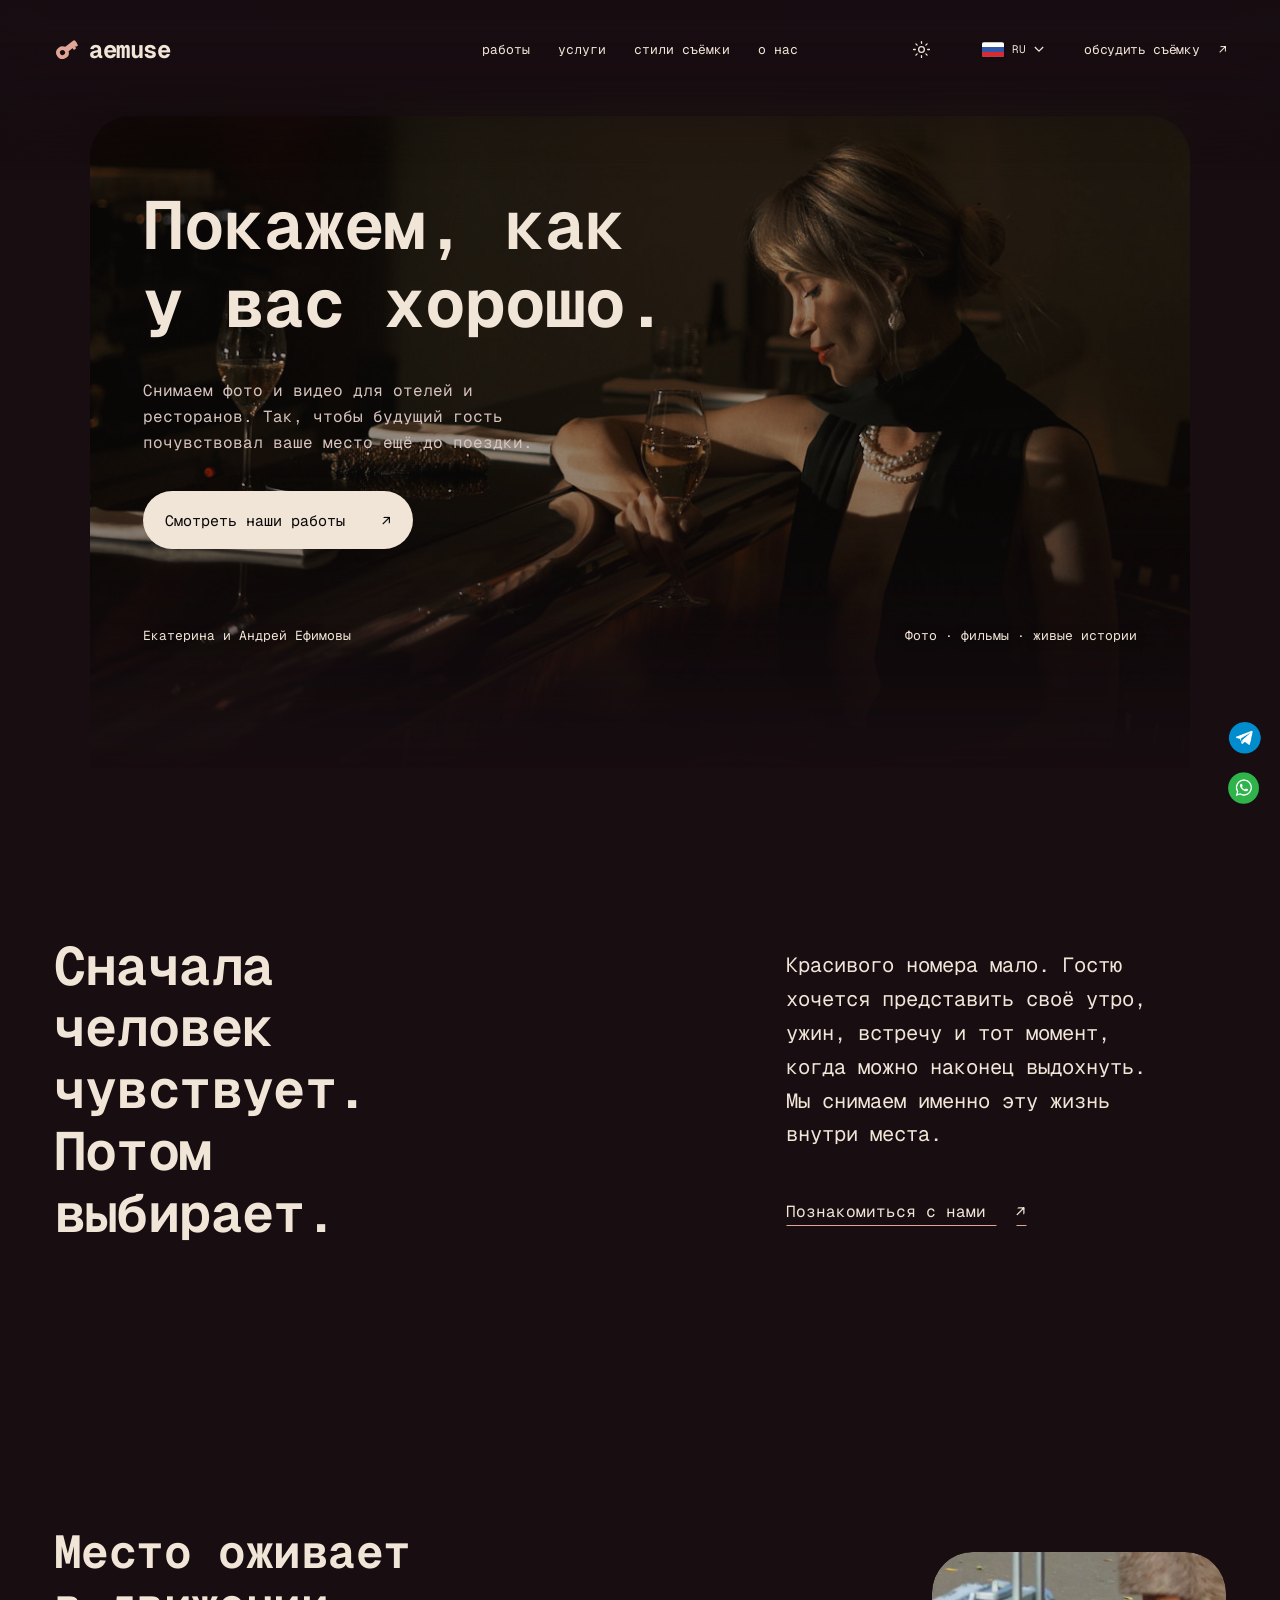
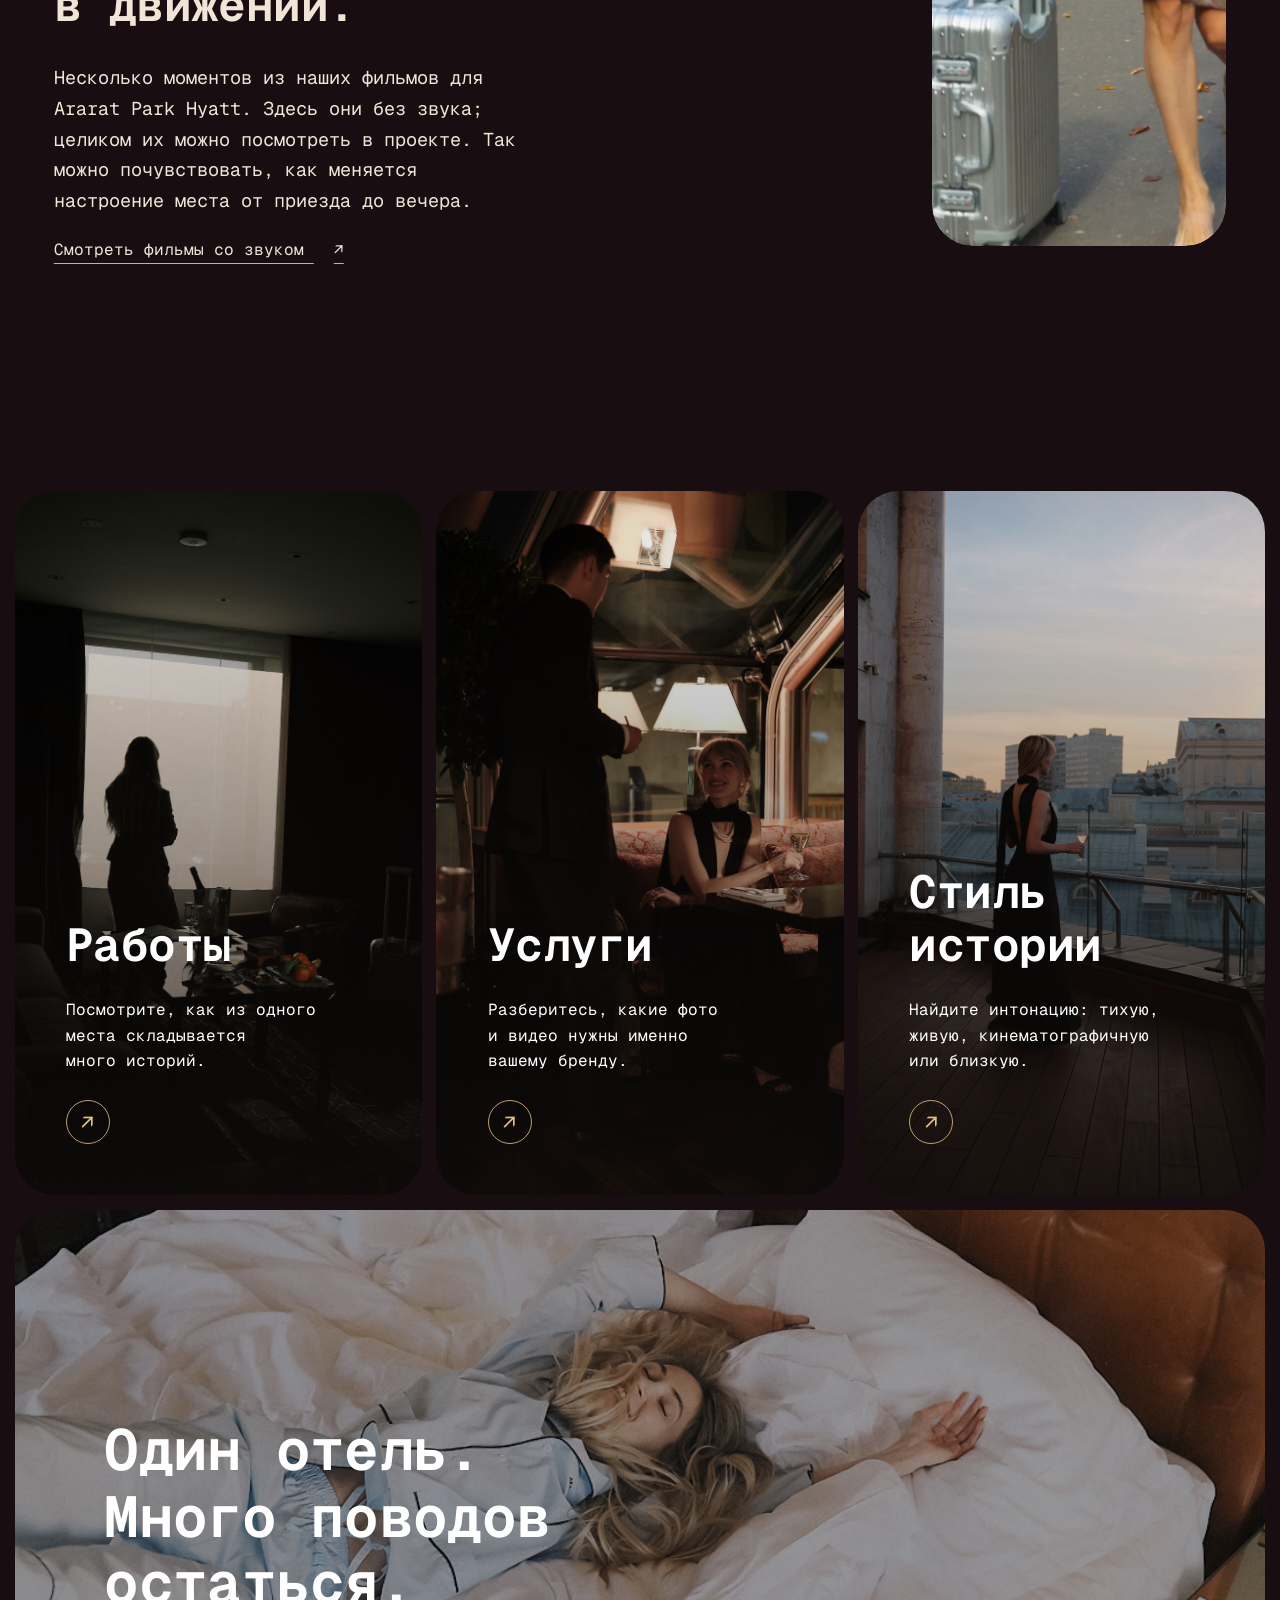
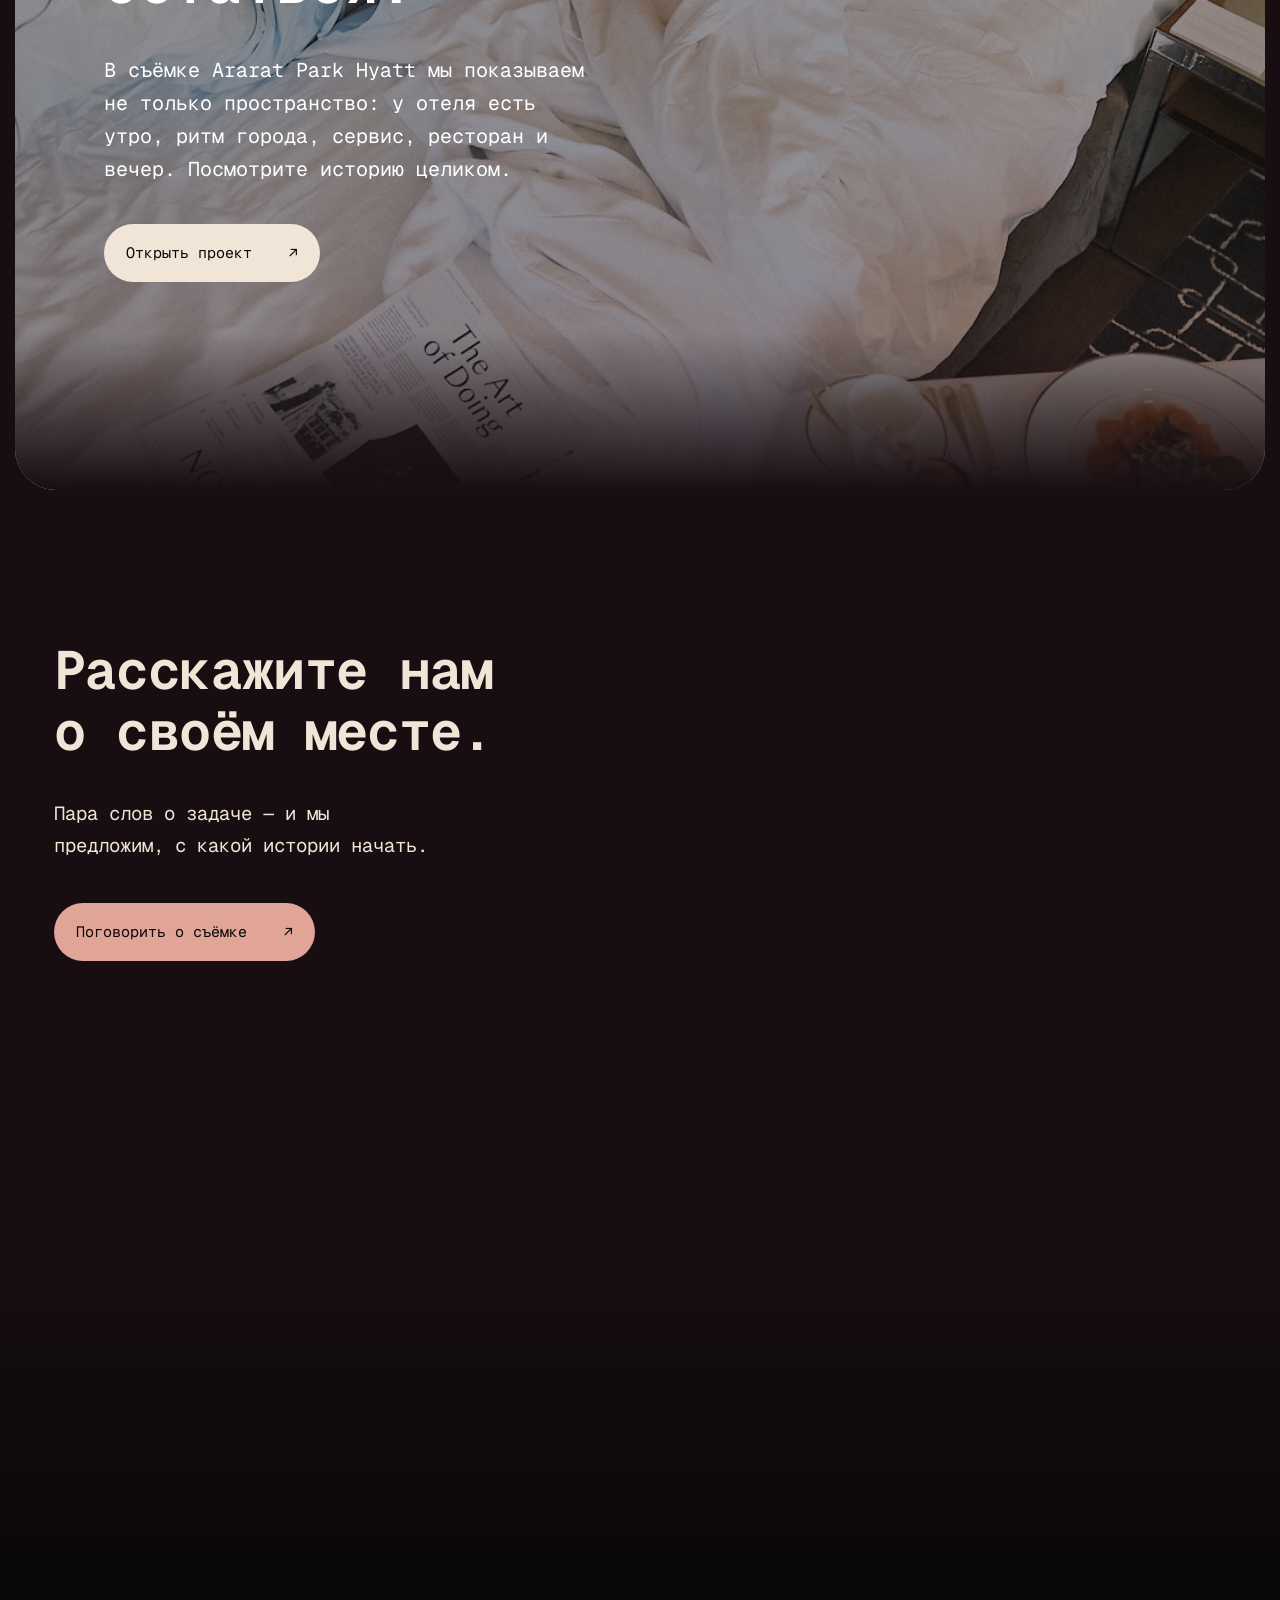
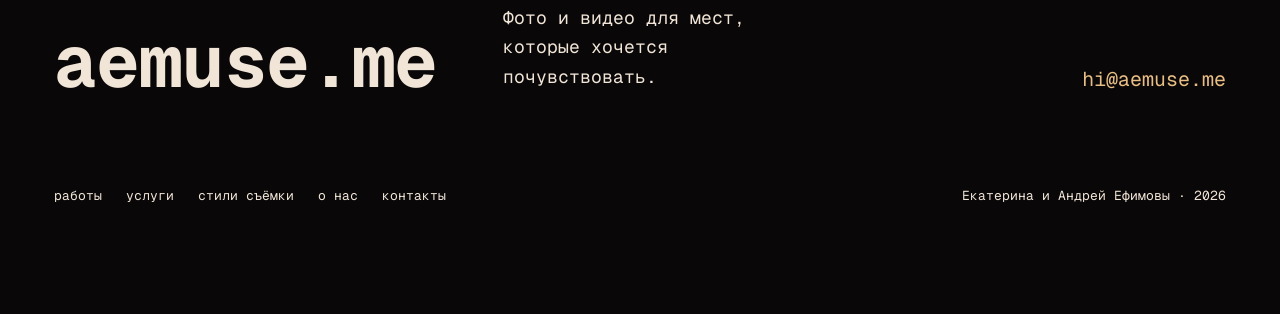
<file: index.html>
<!doctype html>
<html lang="ru">
<head>
  <meta charset="utf-8"><meta name="viewport" content="width=device-width, initial-scale=1">
  <meta name="theme-color" content="#180e12">
  <meta name="description" content="AEMUSE — фото, бренд-фильмы и живые истории для отелей и ресторанов.">
  <title>AEMUSE — фото и видео для индустрии гостеприимства</title>
  <link rel="icon" href="favicon.svg" type="image/svg+xml">
  <link rel="preload" href="fonts/geist-mono-variable.woff2" as="font" type="font/woff2" crossorigin>
  <script>try{document.documentElement.dataset.siteTheme=localStorage.getItem('aemuse-theme')==='light'?'light':'dark'}catch{document.documentElement.dataset.siteTheme='dark'}</script><link rel="stylesheet" href="style.css?v=20261027c"><link rel="stylesheet" href="multi.css?v=20261027c"><link rel="stylesheet" href="bold.css?v=20261105d"><link rel="stylesheet" href="theme.css?v=20261105c">
  <script src="script.js?v=20261105a" defer></script><script src="i18n-extra.js?v=20261105c" defer></script><script src="i18n.js?v=20261105c" defer></script>
</head>
<body data-page="home" data-header-tone="light">
  <header class="site-header" id="site-header"></header>
  <main id="top">
    <section class="hero mp-home-hero" data-tone="light" aria-labelledby="hero-title">
      <div class="hero-image"><img src="media/ararat/LEON1802.jpg" alt="Гостья в баре отеля Ararat Park Hyatt" width="1080" height="810" fetchpriority="high"></div>
      <div class="hero-shade"></div>
      <div class="hero-content"><h1 id="hero-title">Покажем, как<br><em>у вас хорошо.</em></h1><p>Снимаем фото и видео для отелей и ресторанов. Так, чтобы будущий гость почувствовал ваше место ещё до поездки.</p><a class="button button-light" href="work.html">Смотреть наши работы <span aria-hidden="true">↗</span></a></div>
      <div class="hero-bottom"><span>Екатерина и Андрей Ефимовы</span><span>Фото · фильмы · живые истории</span></div>
    </section>
    <section class="mp-home-thesis" data-tone="dark">
      <div class="mp-wrap mp-thesis-grid" data-enter><h2>Сначала человек чувствует. Потом выбирает.</h2><div><p>Красивого номера мало. Гостю хочется представить своё утро, ужин, встречу и тот момент, когда можно наконец выдохнуть. Мы снимаем именно эту жизнь внутри места.</p><a class="mp-line-link" href="about.html">Познакомиться с нами <span aria-hidden="true">↗</span></a></div></div>
    </section>
    <section class="mp-motion-preview" data-tone="dark" aria-labelledby="motion-title">
      <div class="mp-wrap mp-motion-layout"><div class="mp-motion-heading"><h2 id="motion-title">Место оживает<br>в движении.</h2><p>Несколько моментов из наших фильмов для Ararat Park Hyatt. Здесь они без звука; целиком их можно посмотреть в проекте. Так можно почувствовать, как меняется настроение места от приезда до вечера.</p><a class="mp-line-link" href="ararat.html#films">Смотреть фильмы со звуком <span aria-hidden="true">↗</span></a></div><figure class="mp-motion-frame"><img src="mux-arrival-crop.webp" alt="Приезд гостьи в отель" width="640" height="640" loading="lazy"></figure></div>
    </section>
    <section class="mp-entry-grid" data-tone="dark" aria-label="Разделы сайта">
      <a class="mp-entry mp-entry-work" href="work.html" data-enter><img src="media/ararat/LEON1042.jpg" alt="Гостья у окна отеля" width="1080" height="1440" loading="lazy"><h2>Работы</h2><p>Посмотрите, как из одного места складывается много историй.</p><span class="mp-entry-arrow" aria-hidden="true">↗</span></a>
      <a class="mp-entry mp-entry-services" href="services.html" data-enter><img src="media/ararat/LEON2028.jpg" alt="Сервис в ресторане отеля" width="1080" height="1440" loading="lazy"><h2>Услуги</h2><p>Разберитесь, какие фото и видео нужны именно вашему бренду.</p><span class="mp-entry-arrow" aria-hidden="true">↗</span></a>
      <a class="mp-entry mp-entry-styles" href="styles.html" data-enter><img src="media/ararat/LEON1353.jpg" alt="Вечер на террасе отеля" width="1080" height="1440" loading="lazy"><h2>Стиль истории</h2><p>Найдите интонацию: тихую, живую, кинематографичную или близкую.</p><span class="mp-entry-arrow" aria-hidden="true">↗</span></a>
    </section>
    <section class="mp-home-feature" data-tone="light">
      <img src="media/ararat/LEON3246.jpg" alt="Гостья в номере Ararat Park Hyatt" width="1080" height="1440" loading="lazy">
      <div data-enter><h2>Один отель.<br>Много поводов остаться.</h2><p>В съёмке Ararat Park Hyatt мы показываем не только пространство: у отеля есть утро, ритм города, сервис, ресторан и вечер. Посмотрите историю целиком.</p><a class="button button-light" href="ararat.html">Открыть проект <span aria-hidden="true">↗</span></a></div>
    </section>
    <section class="mp-home-close" data-tone="dark"><div class="mp-wrap mp-home-close-grid" data-enter><div><h2>Расскажите нам о своём месте.</h2><p>Пара слов о задаче — и мы предложим, с какой истории начать.</p><a class="button button-dark" href="contact.html">Поговорить о съёмке <span aria-hidden="true">↗</span></a></div></div></section>
  </main>
  <footer class="mp-footer" id="site-footer"></footer>
</body>
</html>
</file>
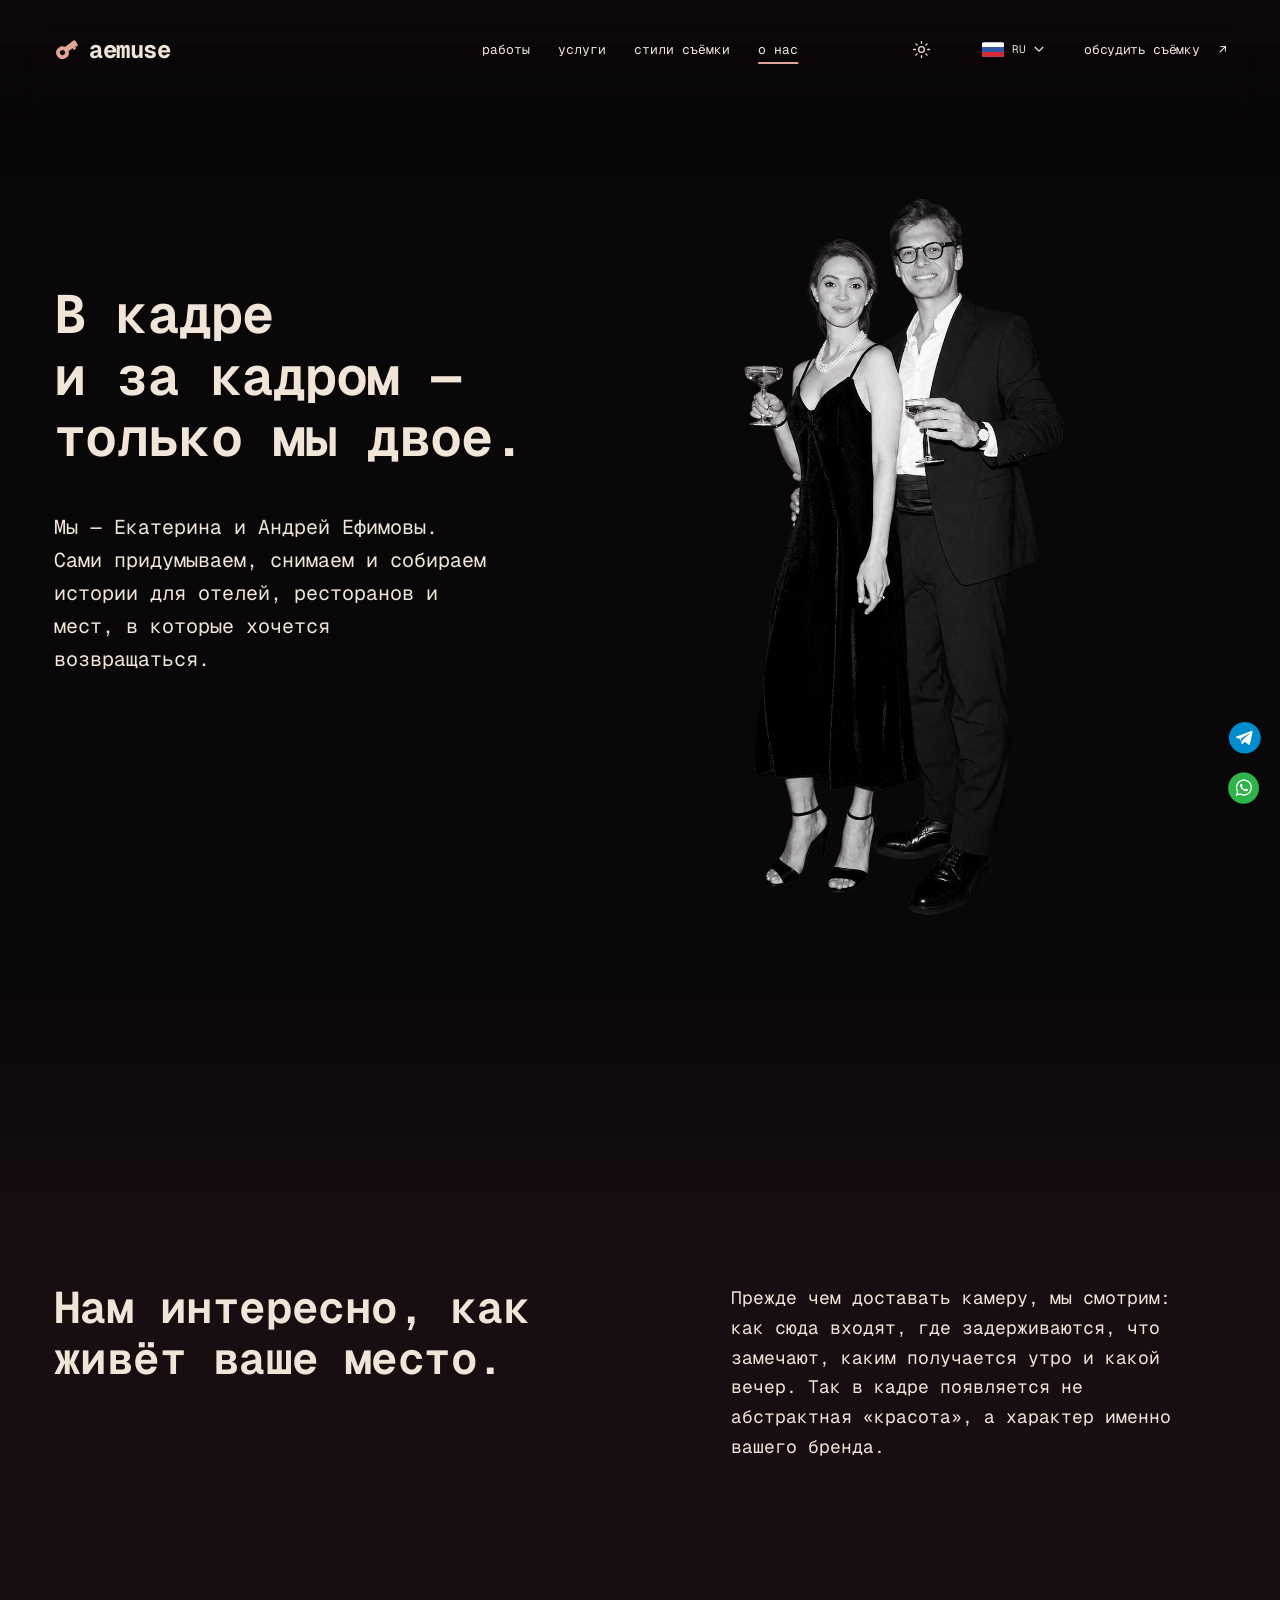
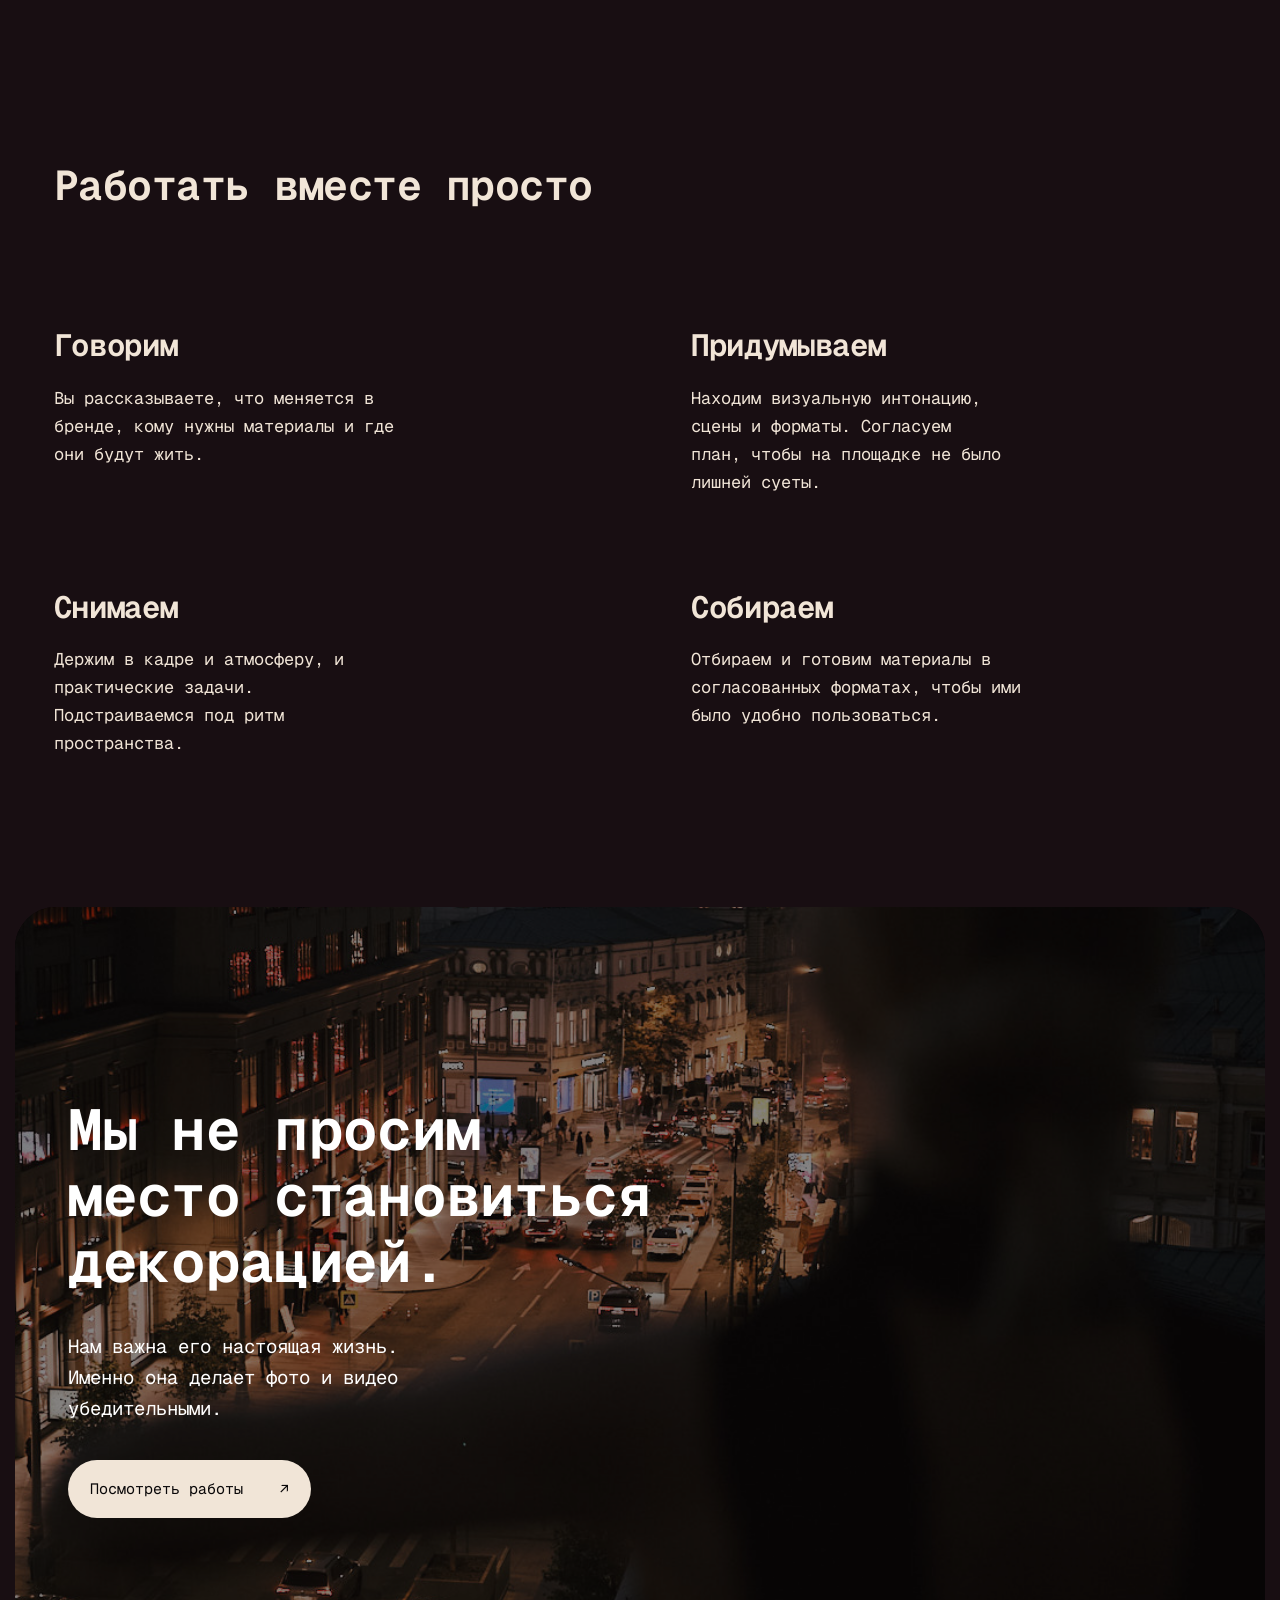
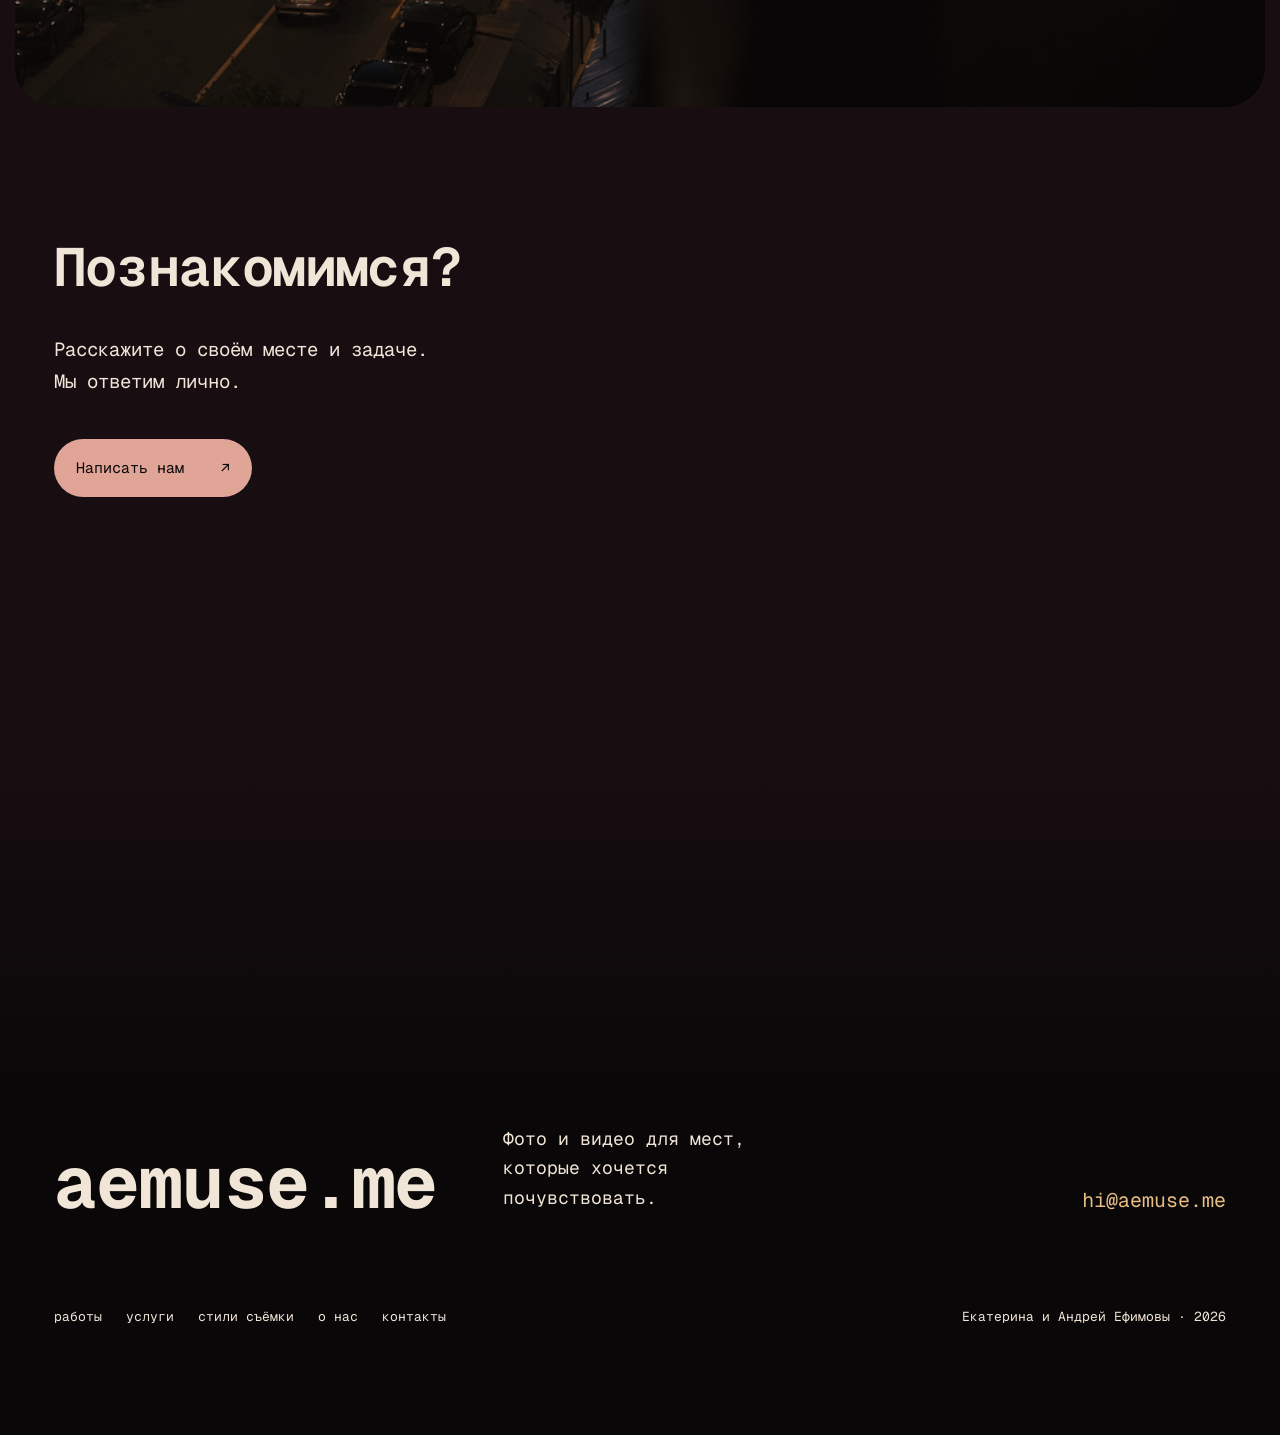
<file: about.html>
<!doctype html>
<html lang="ru">
<head>
  <meta charset="utf-8"><meta name="viewport" content="width=device-width, initial-scale=1">
  <meta name="theme-color" content="#090909"><meta name="description" content="Екатерина и Андрей Ефимовы — творческий дуэт AEMUSE.">
  <title>О нас — AEMUSE</title>
  <link rel="icon" href="favicon.svg" type="image/svg+xml">
  <script>try{document.documentElement.dataset.siteTheme=localStorage.getItem('aemuse-theme')==='light'?'light':'dark'}catch{document.documentElement.dataset.siteTheme='dark'}</script><link rel="stylesheet" href="style.css?v=20261027c"><link rel="stylesheet" href="multi.css?v=20261027c"><link rel="stylesheet" href="bold.css?v=20261105d"><link rel="stylesheet" href="theme.css?v=20261105c"><script src="script.js?v=20261105a" defer></script><script src="i18n-extra.js?v=20261105c" defer></script><script src="i18n.js?v=20261105c" defer></script>
</head>
<body data-page="about" data-header-tone="light">
  <header class="site-header" id="site-header"></header>
  <main>
    <section class="mp-about-hero" data-tone="light"><div class="mp-wrap"><div><h1>В кадре<br>и за кадром —<br>только мы двое.</h1><p>Мы — Екатерина и Андрей Ефимовы. Сами придумываем, снимаем и собираем истории для отелей, ресторанов и мест, в которые хочется возвращаться.</p></div><img src="media/aemuse-founders-cutout.png" alt="Екатерина и Андрей Ефимовы" width="1346" height="1628" fetchpriority="high"></div></section>
    <section class="mp-about-belief" data-tone="dark"><div class="mp-wrap"><h2>Нам интересно, как живёт ваше место.</h2><p>Прежде чем доставать камеру, мы смотрим: как сюда входят, где задерживаются, что замечают, каким получается утро и какой вечер. Так в кадре появляется не абстрактная «красота», а характер именно вашего бренда.</p></div></section>
    <section class="mp-about-method" data-tone="dark"><div class="mp-wrap"><h2>Работать вместе просто</h2><div class="mp-about-steps"><div><h3>Говорим</h3><p>Вы рассказываете, что меняется в бренде, кому нужны материалы и где они будут жить.</p></div><div><h3>Придумываем</h3><p>Находим визуальную интонацию, сцены и форматы. Согласуем план, чтобы на площадке не было лишней суеты.</p></div><div><h3>Снимаем</h3><p>Держим в кадре и атмосферу, и практические задачи. Подстраиваемся под ритм пространства.</p></div><div><h3>Собираем</h3><p>Отбираем и готовим материалы в согласованных форматах, чтобы ими было удобно пользоваться.</p></div></div></div></section>
    <section class="mp-about-photo" data-tone="light"><img src="media/ararat/LEON1648.jpg" alt="Момент съёмки сервиса отеля" width="1080" height="1440" loading="lazy"><div><h2>Мы не просим место становиться декорацией.</h2><p>Нам важна его настоящая жизнь. Именно она делает фото и видео убедительными.</p><a class="button button-light" href="work.html">Посмотреть работы <span aria-hidden="true">↗</span></a></div></section>
    <section class="mp-next" data-tone="dark"><div class="mp-wrap"><h2>Познакомимся?</h2><p>Расскажите о своём месте и задаче. Мы ответим лично.</p><a class="button button-dark" href="contact.html">Написать нам <span aria-hidden="true">↗</span></a></div></section>
  </main>
  <footer class="mp-footer" id="site-footer"></footer>
</body>
</html>
</file>
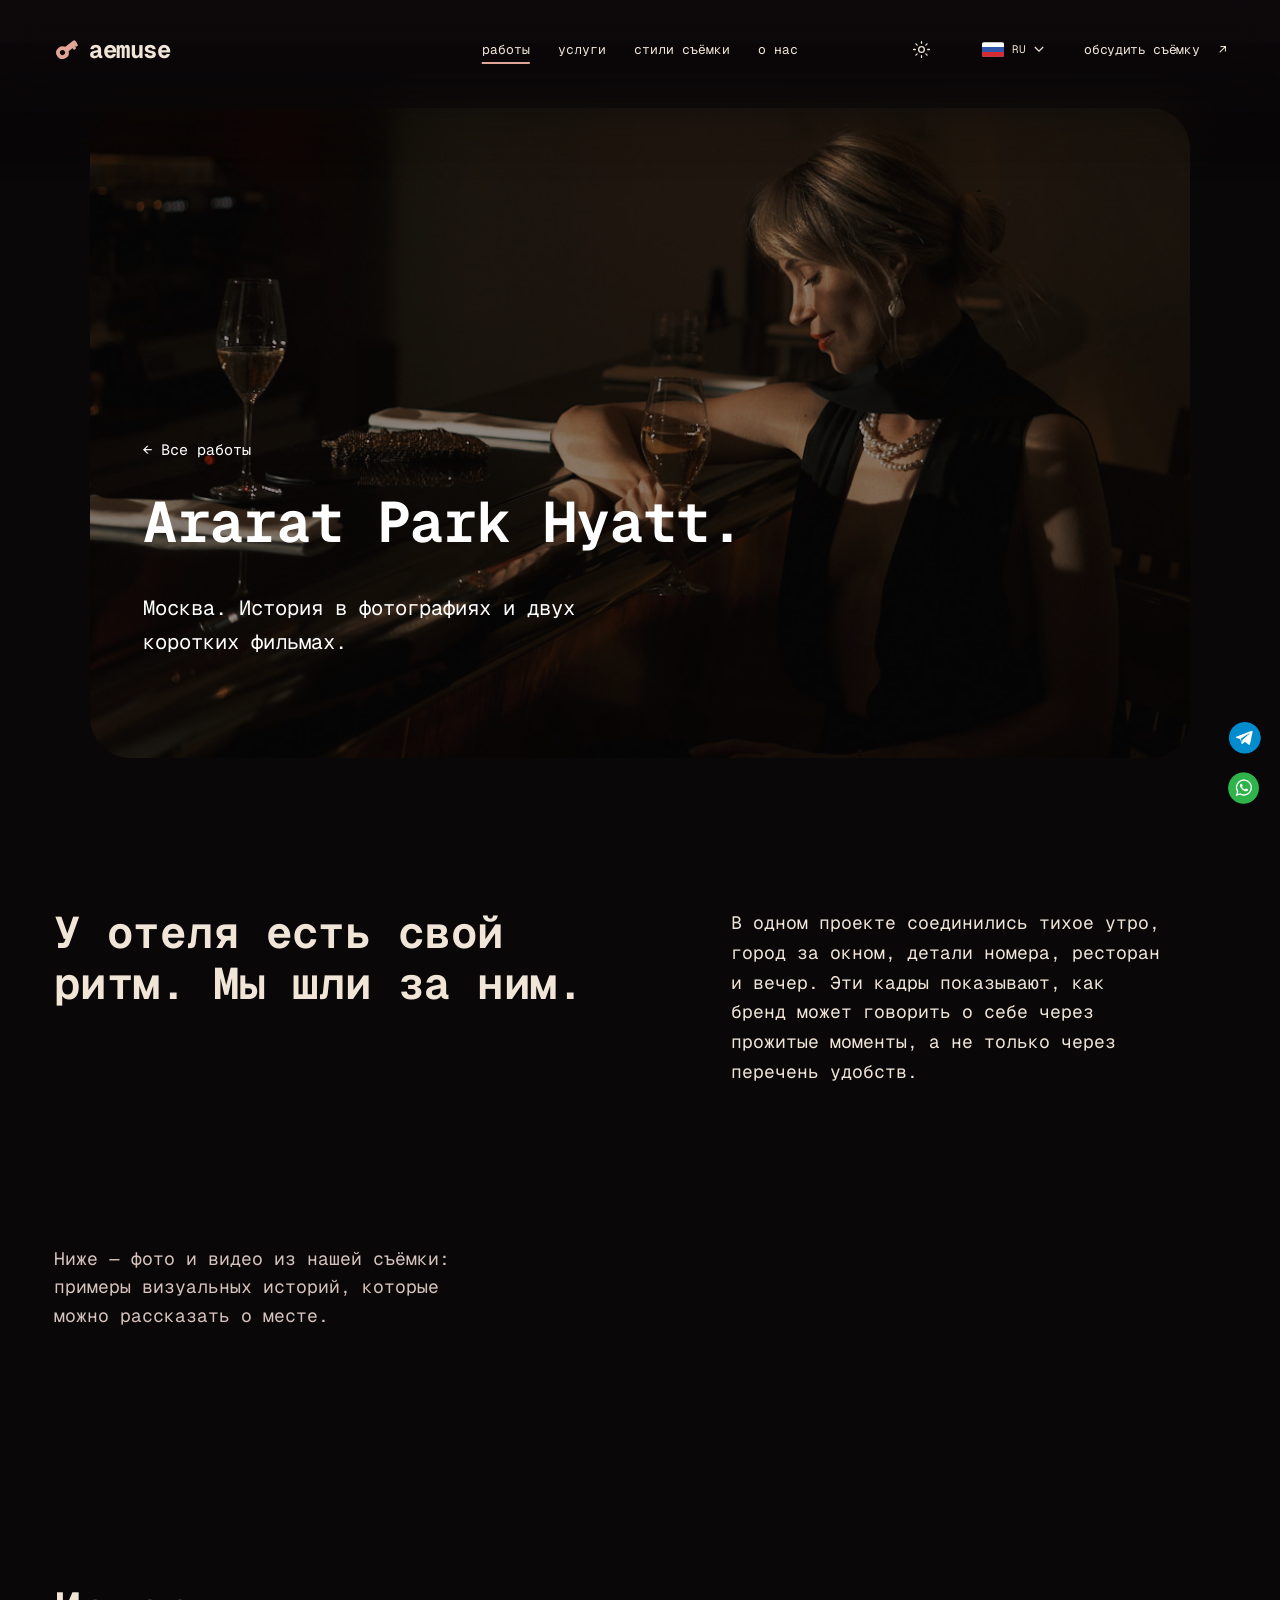
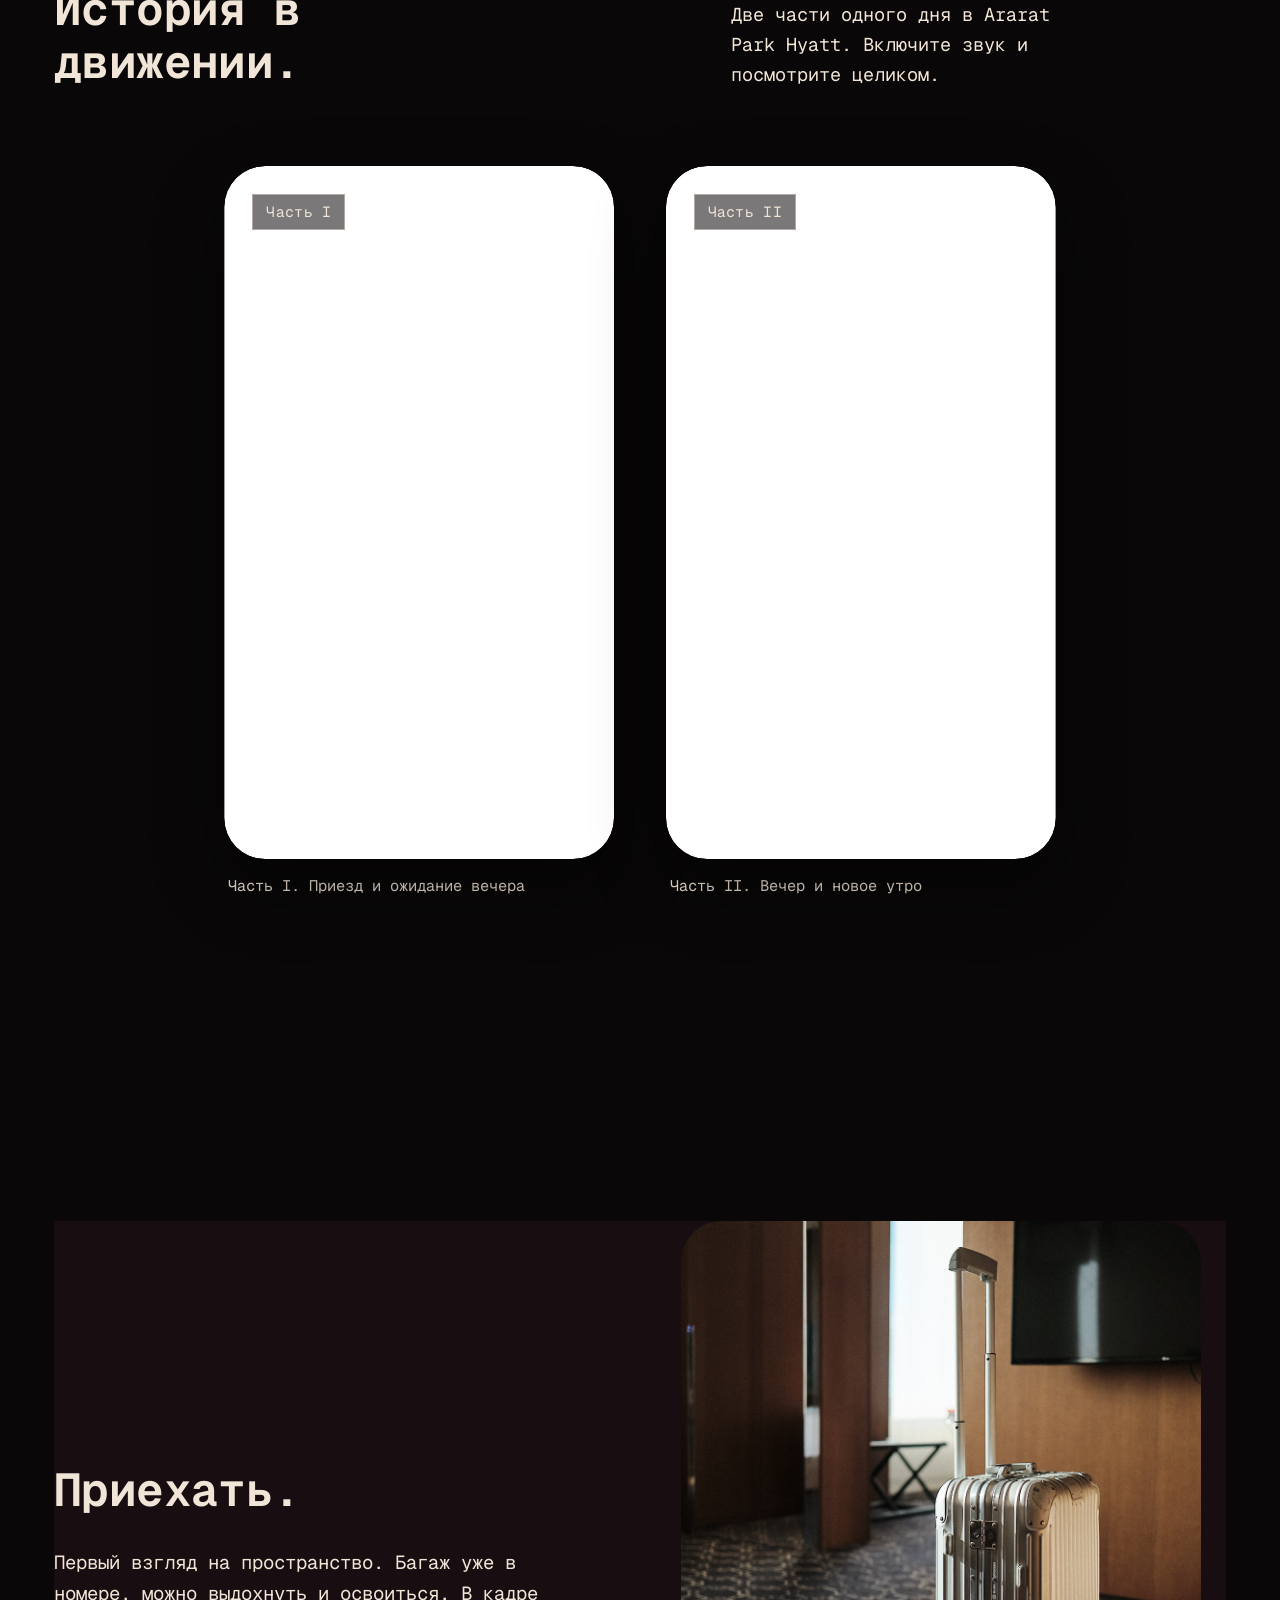
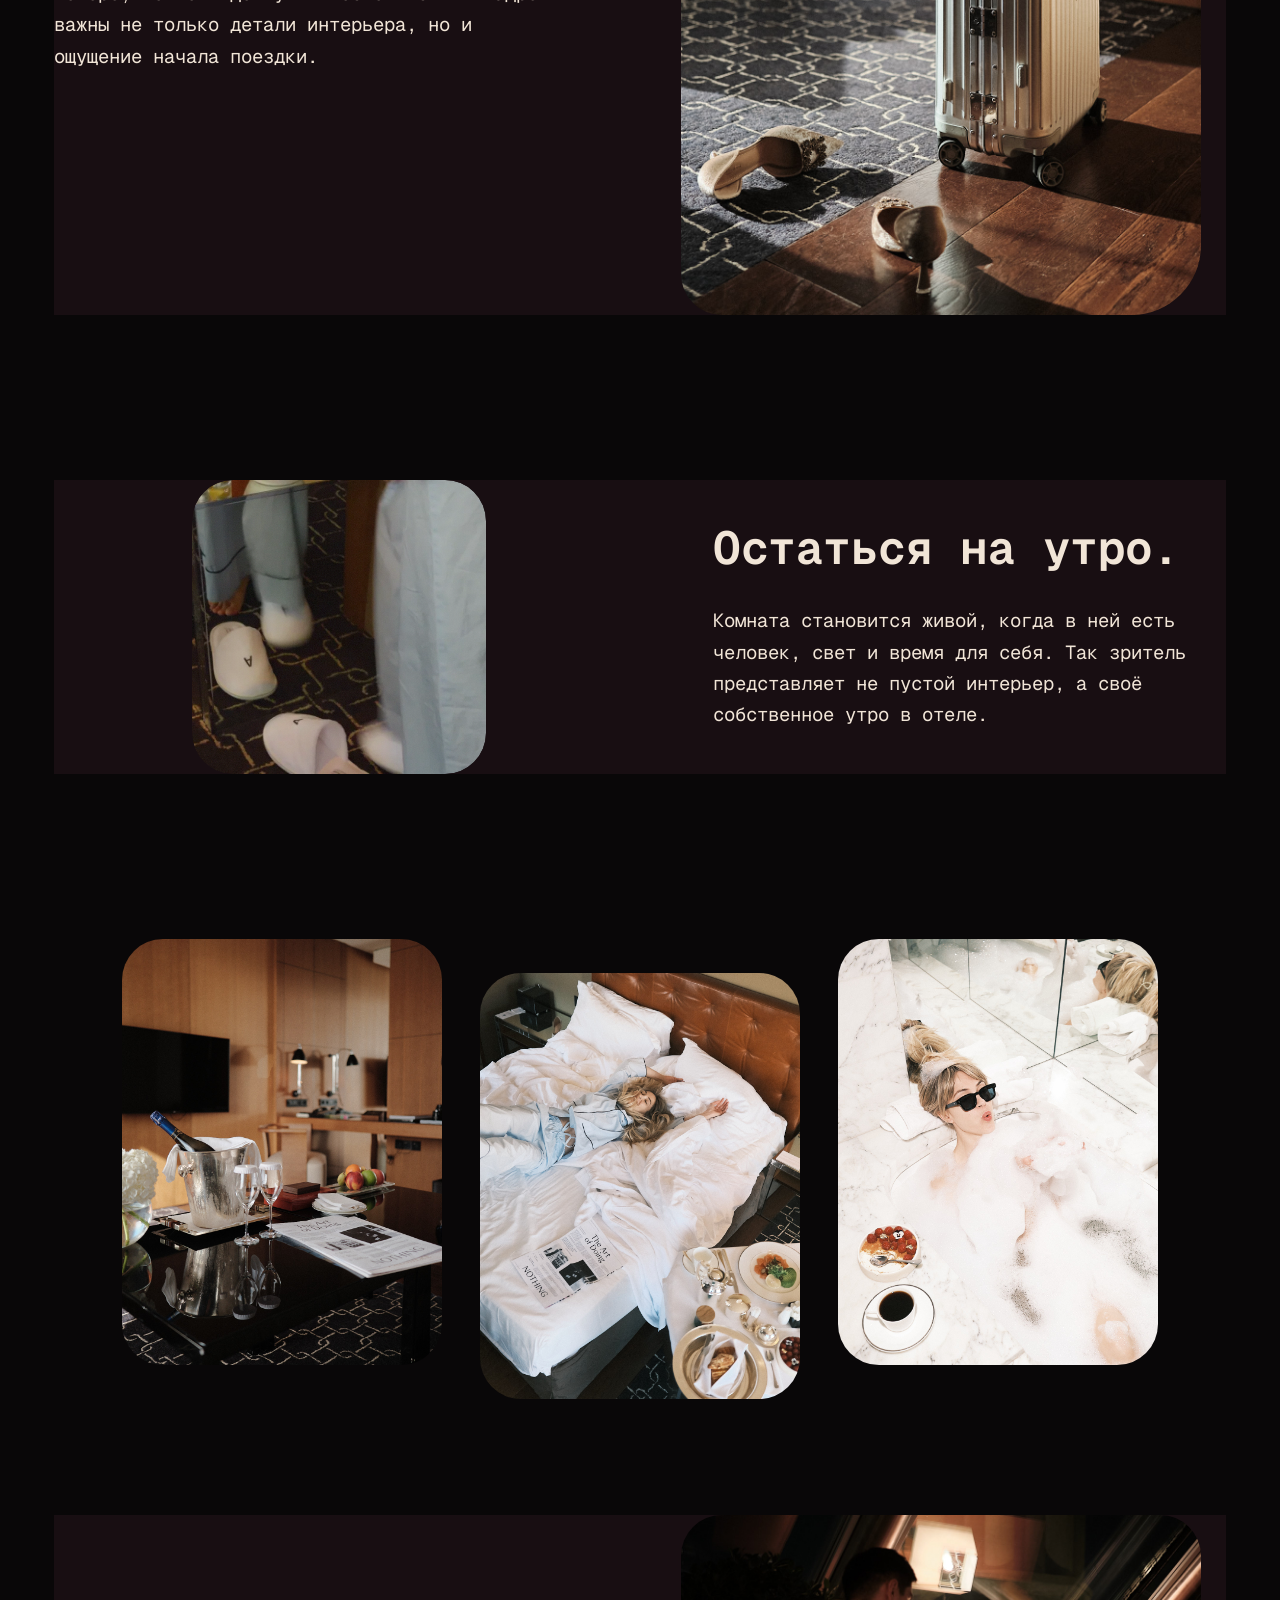
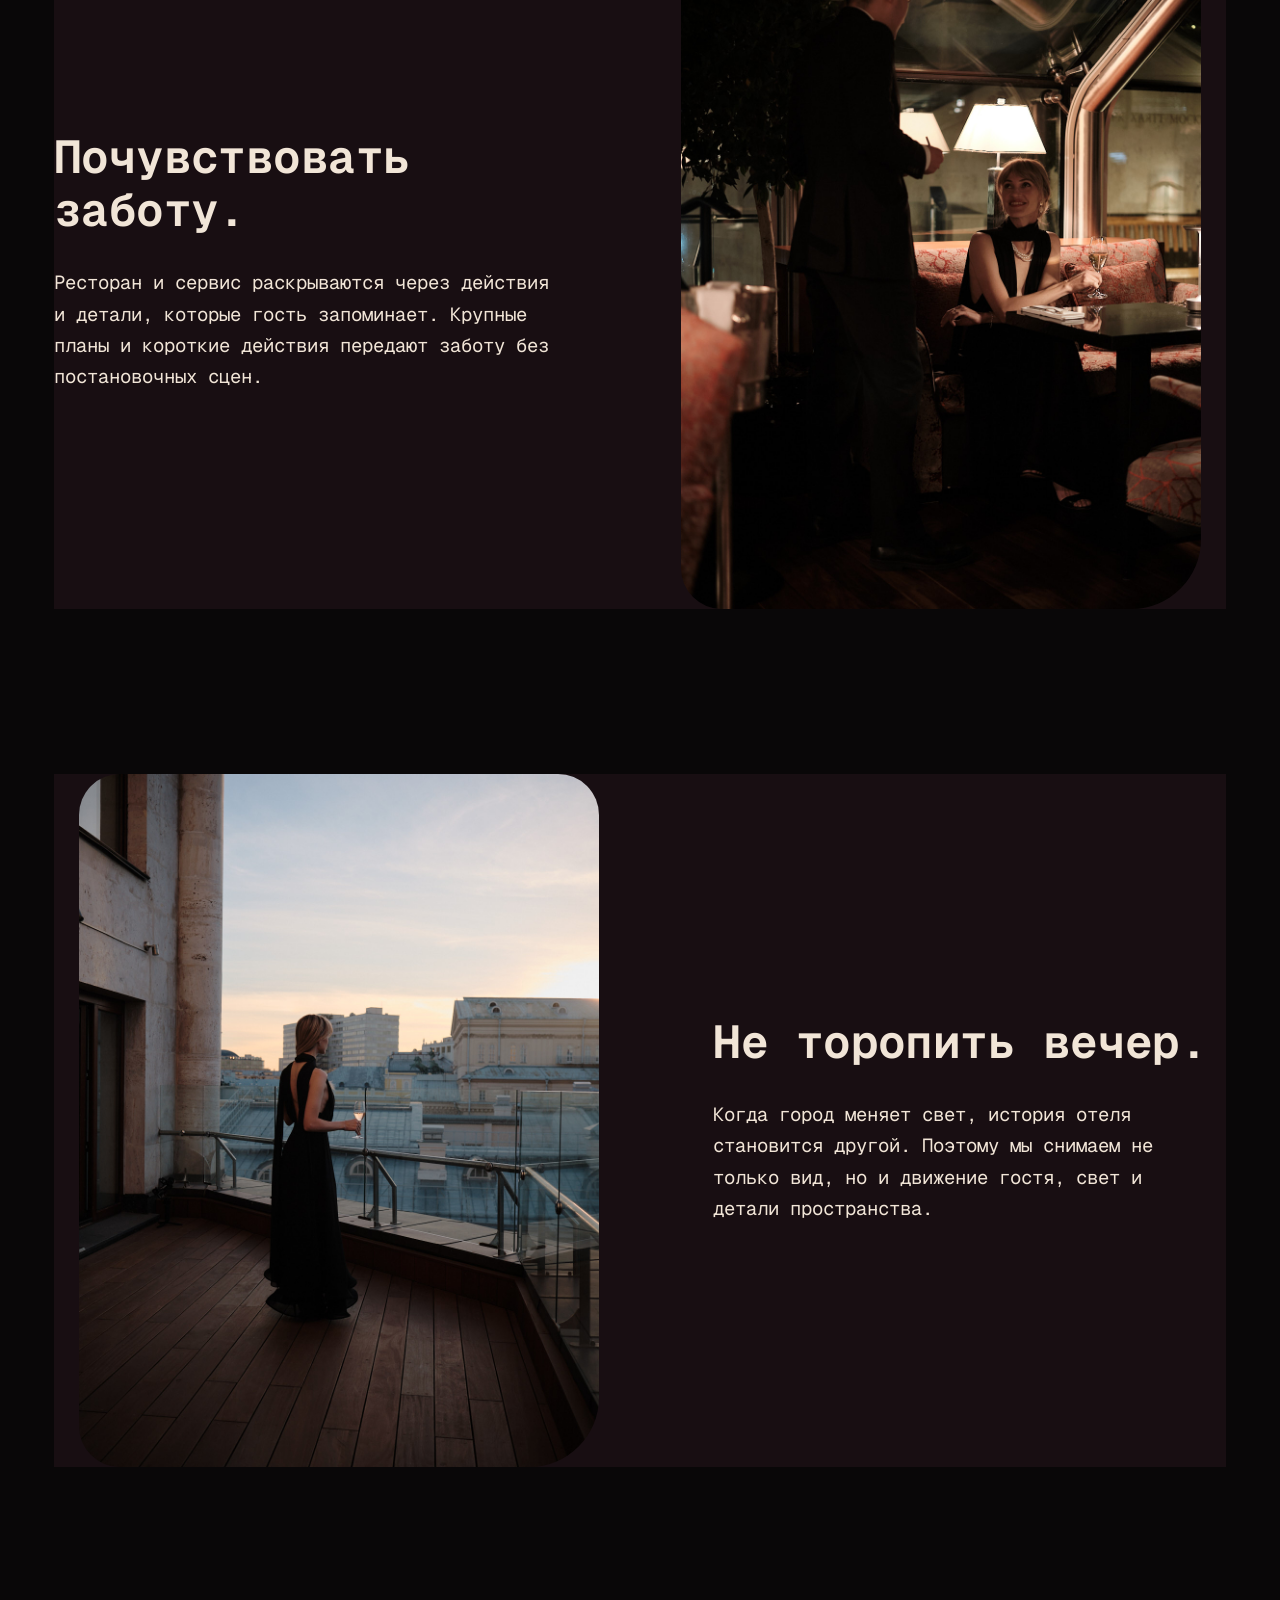
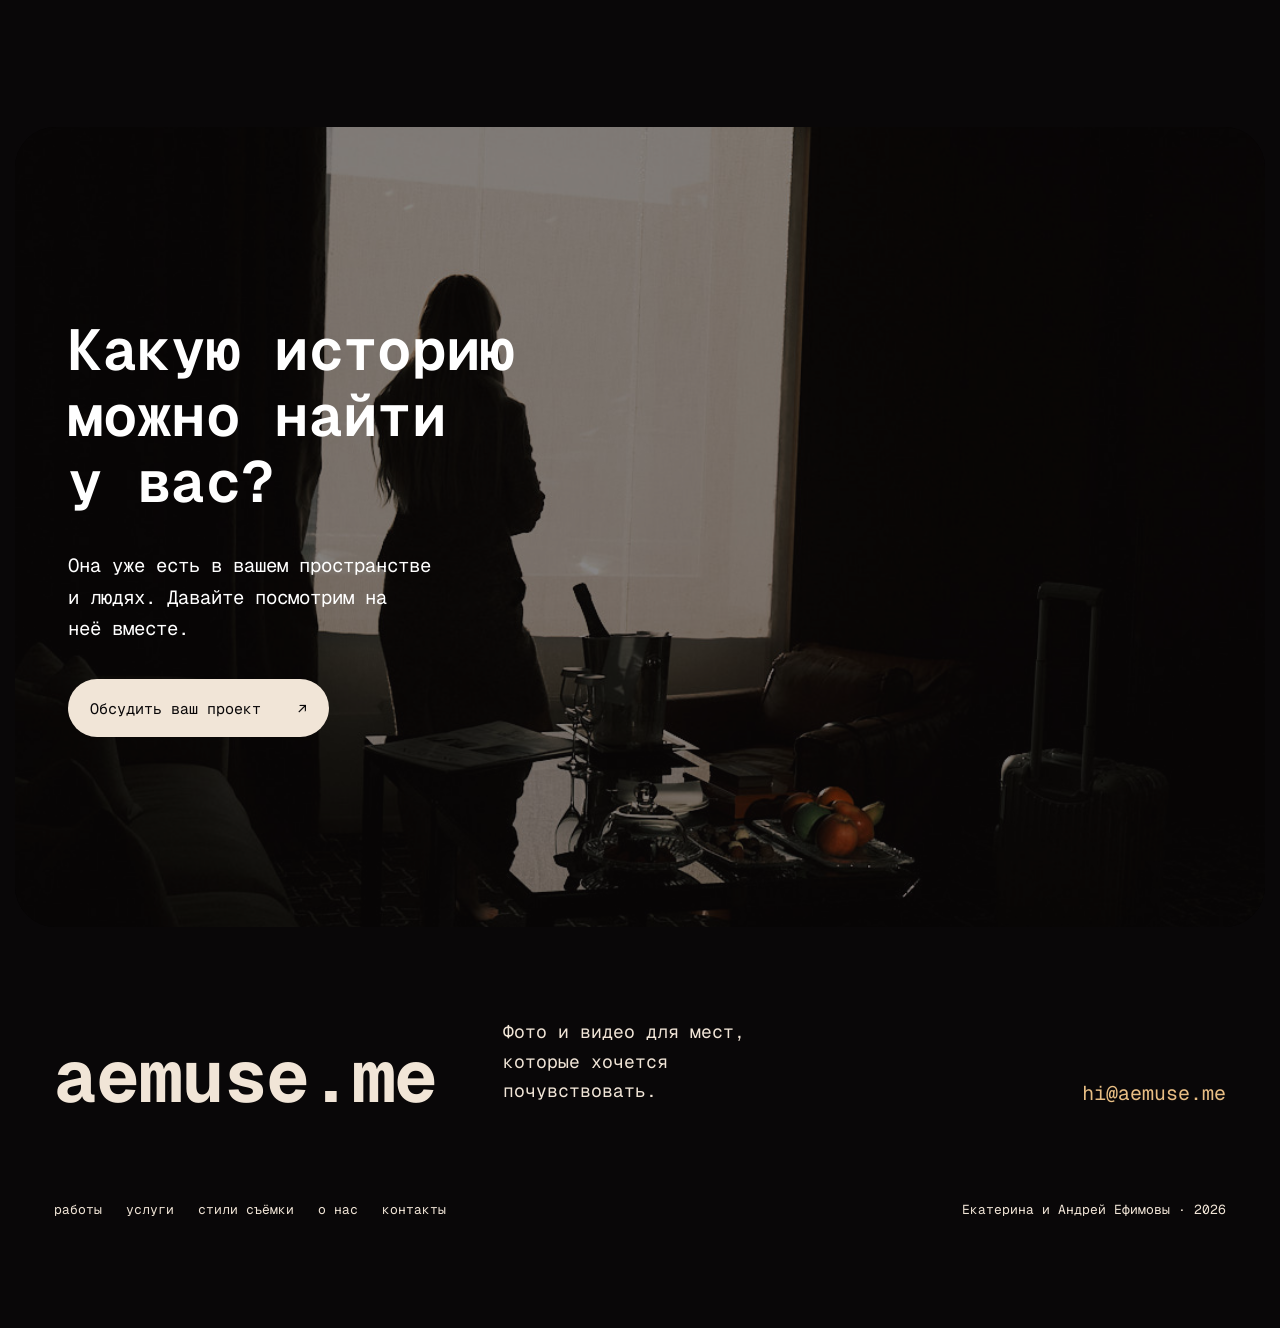
<file: ararat.html>
<!doctype html>
<html lang="ru">
<head>
  <meta charset="utf-8"><meta name="viewport" content="width=device-width, initial-scale=1">
  <meta name="theme-color" content="#180e12"><meta name="description" content="Фото и фильмы AEMUSE для Ararat Park Hyatt.">
  <title>Ararat Park Hyatt — работа AEMUSE</title>
  <link rel="icon" href="favicon.svg" type="image/svg+xml">
  <script>try{document.documentElement.dataset.siteTheme=localStorage.getItem('aemuse-theme')==='light'?'light':'dark'}catch{document.documentElement.dataset.siteTheme='dark'}</script><link rel="stylesheet" href="style.css?v=20261027c"><link rel="stylesheet" href="multi.css?v=20261027c"><link rel="stylesheet" href="bold.css?v=20261105d"><link rel="stylesheet" href="theme.css?v=20261105c"><script src="script.js?v=20261105a" defer></script><script src="i18n-extra.js?v=20261105c" defer></script><script src="i18n.js?v=20261105c" defer></script>
</head>
<body data-page="work" data-case="ararat" data-header-tone="light">
  <header class="site-header" id="site-header"></header>
  <main>
    <section class="mp-case-hero" data-tone="light"><img src="media/ararat/LEON1802.jpg" alt="Гостья в баре Ararat Park Hyatt" width="1080" height="810" fetchpriority="high"><div><a href="work.html">← Все работы</a><h1>Ararat Park Hyatt.</h1><p>Москва. История в фотографиях и двух коротких фильмах.</p></div></section>
    <section class="mp-case-intro" data-tone="dark"><div class="mp-wrap"><h2>У отеля есть свой ритм. Мы шли за ним.</h2><p>В одном проекте соединились тихое утро, город за окном, детали номера, ресторан и вечер. Эти кадры показывают, как бренд может говорить о себе через прожитые моменты, а не только через перечень удобств.</p><p class="mp-honest-note">Ниже — фото и видео из нашей съёмки: примеры визуальных историй, которые можно рассказать о месте.</p></div></section>
    <section class="mp-case-films" id="films" data-tone="dark" aria-labelledby="films-title"><div class="mp-wrap"><div class="mp-case-films-heading"><h2 id="films-title">История в движении.</h2><p>Две части одного дня в Ararat Park Hyatt. Включите звук и посмотрите целиком.</p></div><div class="mp-case-films-grid">
      <figure><div class="mp-film-frame"><iframe src="https://player.mux.com/Aqoqg01O1tojdlOsgHrMk95EMH2lPNOV8kC01bMGWYXK00?accent-color=%23e8be84&metadata-video-title=Ararat%20Park%20Hyatt%20%E2%80%94%20%D1%87%D0%B0%D1%81%D1%82%D1%8C%201" title="Ararat Park Hyatt — фильм, часть I" loading="lazy" allow="encrypted-media; picture-in-picture; fullscreen" allowfullscreen></iframe><span class="mp-film-label" aria-hidden="true">Часть I</span></div><figcaption>Часть I. Приезд и ожидание вечера</figcaption></figure>
      <figure><div class="mp-film-frame"><iframe src="https://player.mux.com/EweDpzJbCw5BnF6r5q00JH3yEfr9F7BOLfBVpbJacRgo?accent-color=%23e8be84&metadata-video-title=Ararat%20Park%20Hyatt%20%E2%80%94%20%D1%87%D0%B0%D1%81%D1%82%D1%8C%202" title="Ararat Park Hyatt — фильм, часть II" loading="lazy" allow="encrypted-media; picture-in-picture; fullscreen" allowfullscreen></iframe><span class="mp-film-label" aria-hidden="true">Часть II</span></div><figcaption>Часть II. Вечер и новое утро</figcaption></figure>
    </div></div></section>
    <section class="mp-case-gallery mp-wrap" id="gallery" data-tone="dark">
      <div class="mp-case-scene" id="arrival"><div><h2>Приехать.</h2><p>Первый взгляд на пространство. Багаж уже в номере, можно выдохнуть и освоиться. В кадре важны не только детали интерьера, но и ощущение начала поездки.</p></div><img src="media/ararat/LEON0765.jpg" alt="Чемодан в интерьере номера" width="1080" height="1440" loading="lazy"></div>
      <div class="mp-case-scene mp-case-scene-reverse" id="morning"><div><h2>Остаться на утро.</h2><p>Комната становится живой, когда в ней есть человек, свет и время для себя. Так зритель представляет не пустой интерьер, а своё собственное утро в отеле.</p></div><figure class="mp-inline-motion"><img src="mux-morning-crop.webp" alt="Утро гостьи в номере Ararat Park Hyatt" width="640" height="640" loading="lazy"></figure></div>
      <div class="mp-case-pair mp-case-pair--three"><img src="media/ararat/LEON0718.jpg" alt="Детали гостевого опыта" width="1080" height="1440" loading="lazy"><img src="media/ararat/LEON3246.jpg" alt="Гостья утром в гостиничном номере" width="1080" height="1440" loading="lazy"><img src="media/ararat/LEON3326.jpg" alt="Завтрак и детали сервиса" width="1080" height="1440" loading="lazy"></div>
      <div class="mp-case-scene" id="service"><div><h2>Почувствовать заботу.</h2><p>Ресторан и сервис раскрываются через действия и детали, которые гость запоминает. Крупные планы и короткие действия передают заботу без постановочных сцен.</p></div><img src="media/ararat/LEON2028.jpg" alt="Момент сервиса в ресторане" width="1080" height="1440" loading="lazy"></div>
      <div class="mp-case-scene mp-case-scene-reverse" id="evening"><div><h2>Не торопить вечер.</h2><p>Когда город меняет свет, история отеля становится другой. Поэтому мы снимаем не только вид, но и движение гостя, свет и детали пространства.</p></div><img src="media/ararat/LEON1353.jpg" alt="Вечер на террасе Ararat Park Hyatt" width="1080" height="1440" loading="lazy"></div>
    </section>
    <section class="mp-case-end" data-tone="light"><img src="media/ararat/LEON1042.jpg" alt="Гостья у окна с видом на город" width="1080" height="1440" loading="lazy"><div><h2>Какую историю можно найти у вас?</h2><p>Она уже есть в вашем пространстве и людях. Давайте посмотрим на неё вместе.</p><a class="button button-light" href="contact.html">Обсудить ваш проект <span aria-hidden="true">↗</span></a></div></section>
  </main>
  <footer class="mp-footer" id="site-footer"></footer>
  <script src="player-0.1.0.min.js" defer></script><script src="film-sync.js?v=20261105a" defer></script>
</body>
</html>
</file>
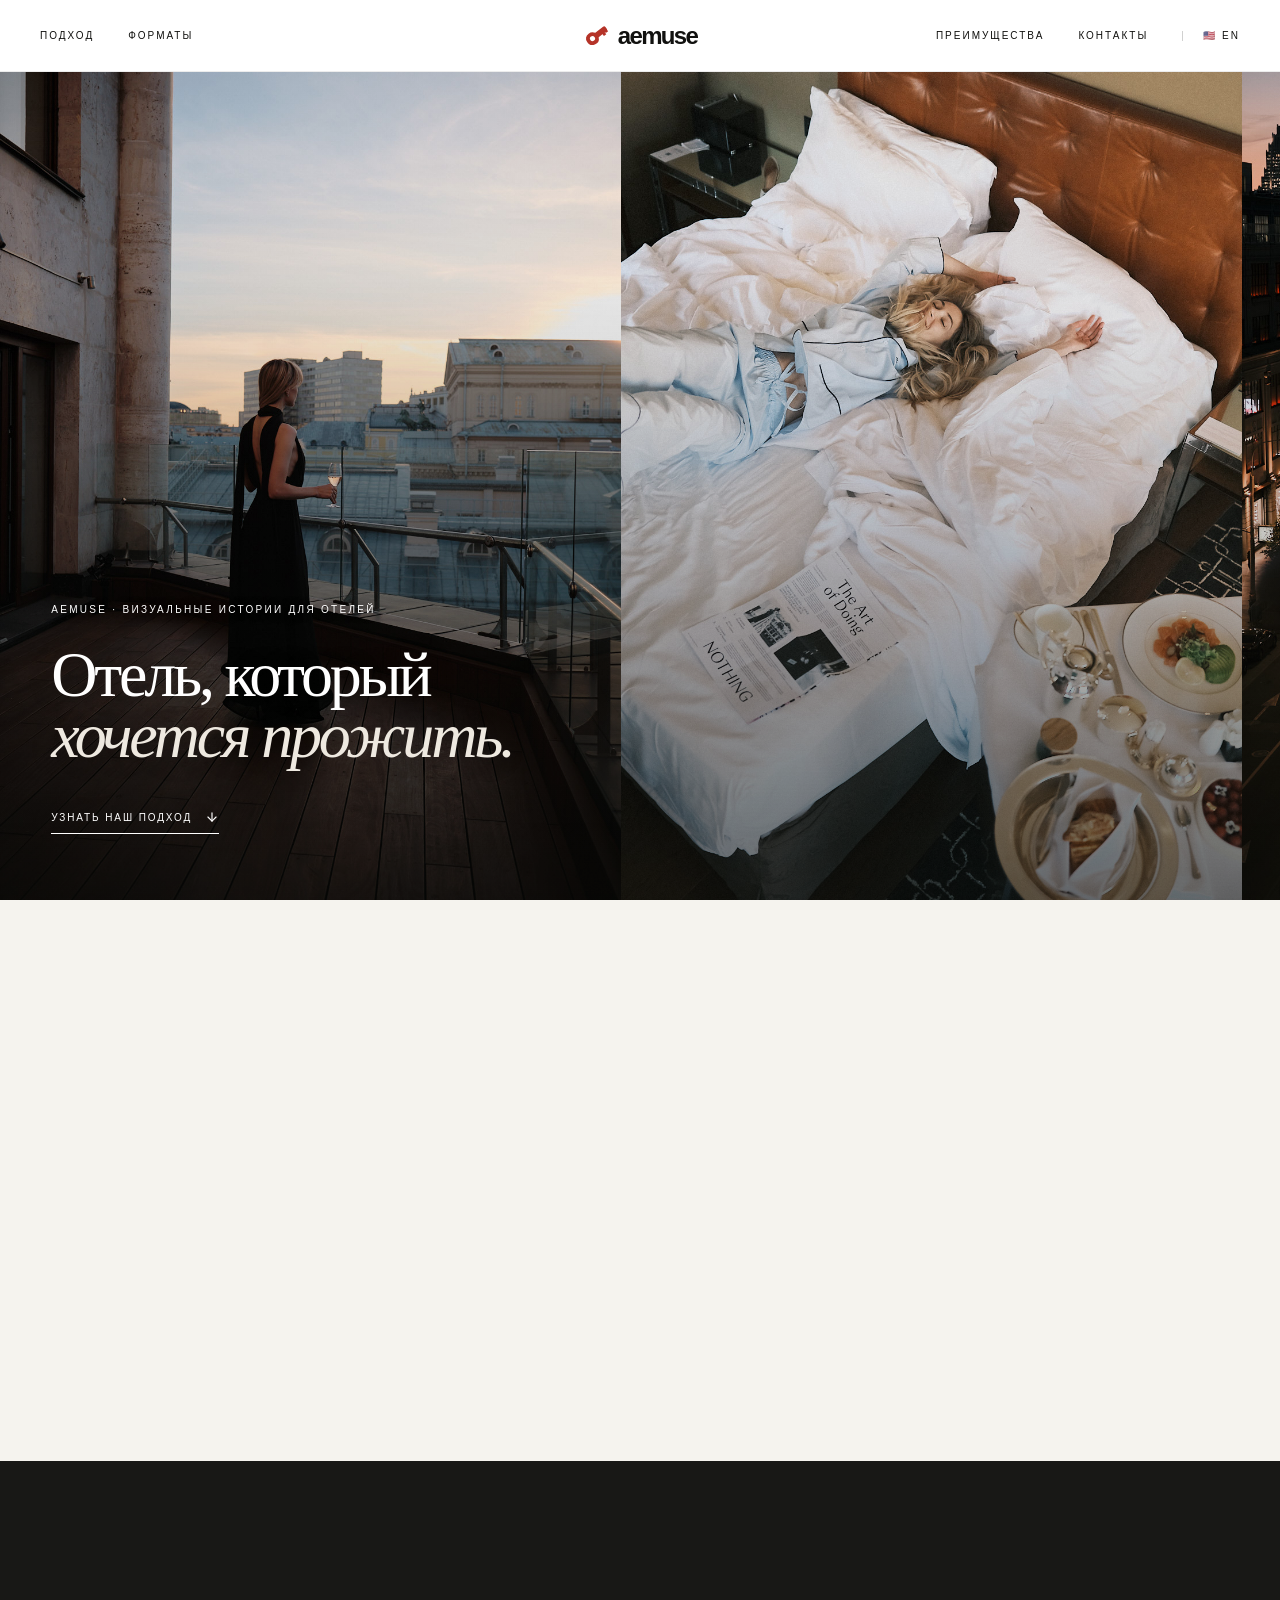
<file: classic.html>
<!DOCTYPE html><html lang="ru"><head><meta charSet="utf-8"/><meta name="viewport" content="width=device-width, initial-scale=1"/><link rel="stylesheet" href="/_next/static/css/index.DIFRehIc.css" data-rsc-css-href="/_next/static/css/index.DIFRehIc.css" data-precedence="vite-rsc/importer-resources"/><link rel="modulepreload" fetchPriority="low" href="/_next/static/chunks/index-Da4d_VZf.js"/><script src="/_next/static/chunks/rolldown-runtime-C60lm6uB.js" type="module" async=""></script><script src="/_next/static/chunks/framework-D_rUT4EX.js" type="module" async=""></script><link rel="modulepreload" href="/_next/static/chunks/layout-segment-context-BCM5AGnG.js" crossorigin=""/><link rel="modulepreload" href="/_next/static/chunks/page-BzSwYok5.js" crossorigin=""/><title>AEMUSE — контент для премиальных отелей</title><meta name="description" content="Визуальные истории, UGC-видео и фотографии для премиальных отелей и бизнеса HoReCa."/><meta property="og:title" content="AEMUSE — UGC для HoReCa и брендов"/><meta property="og:description" content="Создаём премиальные фото и видео, которые помогают гостю почувствовать место до визита."/><meta property="og:url" content="https://aemuse.me"/><meta property="og:site_name" content="AEMUSE"/><meta property="og:type" content="website"/><meta property="og:image" content="https://aemuse.me/og-aemuse.png"/><meta property="og:image:width" content="1200"/><meta property="og:image:height" content="630"/><meta property="og:image:alt" content="AEMUSE — UGC для HoReCa и брендов"/><meta name="twitter:card" content="summary_large_image"/><meta name="twitter:title" content="AEMUSE — UGC для HoReCa и брендов"/><meta name="twitter:description" content="Премиальные фото, видео и UGC-контент для индустрии гостеприимства."/><meta name="twitter:image" content="https://aemuse.me/og-aemuse.png"/><link rel="shortcut icon" href="/favicon.svg"/><link rel="icon" href="/favicon.svg"/><script>Object.assign(((self[Symbol.for("vinext.navigationRuntime")]??={bootstrap:{routeManifest:null},functions:{}}).bootstrap.rsc??={rsc:[]}),{params:{},nav:{"pathname":"/","searchParams":[]}})</script><link rel="modulepreload" href="/_next/static/chunks/index-Da4d_VZf.js" />
</head><body class="antialiased"><main lang="ru"><header class="site-nav"><nav class="nav-left" aria-label="Основная навигация"><a href="#approach">ПОДХОД</a><a href="#formats">ФОРМАТЫ</a></nav><a class="wordmark" href="#top" aria-label="Aemuse — на главную"><svg class="wordmark-key" viewBox="0 0 64 64" aria-hidden="true"><g transform="rotate(-38 32 32)" fill="currentColor"><path fill-rule="evenodd" d="M20 17a15 15 0 1 0 13.64 21.28H57a4 4 0 0 0 4-4v-5a4 4 0 0 0-4-4H33.64A15 15 0 0 0 20 17Zm0 9a6 6 0 1 0 0 12 6 6 0 0 0 0-12Z"></path><path d="M45 34h7v10h-7zM53 34h7v7h-7z"></path></g></svg>aemuse</a><nav class="nav-right"><a href="#advantages">ПРЕИМУЩЕСТВА</a><a href="#contact">КОНТАКТЫ</a><button aria-label="Switch to English">🇺🇸 EN</button></nav></header><section class="hero" id="top"><div class="hero-slides" aria-hidden="true"><div class="hero-track"><div class="hero-slide"><img src="/media/ararat/LEON1353.jpg" alt="" width="1080" height="1440" loading="eager" decoding="async" data-nimg="1"/></div><div class="hero-slide"><img src="/media/ararat/LEON3246.jpg" alt="" width="1080" height="1440" loading="eager" decoding="async" data-nimg="1"/></div><div class="hero-slide"><img src="/media/ararat/LEON1648.jpg" alt="" width="1080" height="1440" loading="eager" decoding="async" data-nimg="1"/></div><div class="hero-slide"><img src="/media/ararat/LEON3878.jpg" alt="" width="1080" height="1440" loading="eager" decoding="async" data-nimg="1"/></div><div class="hero-slide"><img src="/media/ararat/LEON1353.jpg" alt="" width="1080" height="1440" loading="eager" fetchPriority="high" decoding="async" data-nimg="1"/></div><div class="hero-slide"><img src="/media/ararat/LEON3246.jpg" alt="" width="1080" height="1440" loading="eager" fetchPriority="high" decoding="async" data-nimg="1"/></div><div class="hero-slide"><img src="/media/ararat/LEON1648.jpg" alt="" width="1080" height="1440" loading="eager" decoding="async" data-nimg="1"/></div><div class="hero-slide"><img src="/media/ararat/LEON3878.jpg" alt="" width="1080" height="1440" loading="eager" decoding="async" data-nimg="1"/></div></div></div><div class="hero-overlay"></div><div class="hero-copy"><p>AEMUSE · ВИЗУАЛЬНЫЕ ИСТОРИИ ДЛЯ ОТЕЛЕЙ</p><h1>Отель, который<br/><em>хочется прожить.</em></h1><a href="#approach">УЗНАТЬ НАШ ПОДХОД<svg xmlns="http://www.w3.org/2000/svg" width="14" height="14" viewBox="0 0 24 24" fill="none" stroke="currentColor" stroke-width="2" stroke-linecap="round" stroke-linejoin="round" class="lucide lucide-arrow-down" aria-hidden="true"><path d="M12 5v14"></path><path d="m19 12-7 7-7-7"></path></svg></a></div></section><section class="intro shell reveal-section" id="approach"><p class="eyebrow">НАШ ПОДХОД</p><div><h2>Создаём не просто красивый контент, а ощущение будущего путешествия.</h2><p>Мы — семейный творческий дуэт. Смотрим на пространство глазами гостя и превращаем свет, сервис, детали и живые эмоции в цельную визуальную историю бренда.</p></div></section><section class="chapters" id="formats"><article class="chapter reveal-section "><div class="chapter-media "><video src="/media/hotel-vibe/16.mp4" autoPlay="" muted="" loop="" playsInline="" preload="metadata"></video></div><div class="chapter-copy"><div class="chapter-meta"><span>01</span><span>АТМОСФЕРА</span></div><h2>Показываем место так, как его хочется запомнить.</h2><p class="chapter-body">Начинаем с характера отеля: архитектуры, света, тишины, ритуалов и деталей. Снимаем естественно и кинематографично — так, чтобы зритель не просто увидел интерьер, а мысленно оказался внутри.</p><ul><li>Сценарий под характер и аудиторию отеля</li><li>Нативная подача без ощущения прямой рекламы</li><li>Выразительный материал для первого знакомства с брендом</li></ul></div></article><article class="chapter reveal-section reverse"><div class="chapter-media chapter-photo"><img src="/media/ararat/LEON0837.jpg" alt="Гостья отдыхает в номере отеля" loading="lazy" decoding="async" data-nimg="fill" style="position:absolute;inset:0;width:100%;height:100%;object-fit:cover"/></div><div class="chapter-copy"><div class="chapter-meta"><span>02</span><span>ПОЛНЫЙ КОМПЛЕКТ</span></div><h2>Одна съёмка — контент для всех площадок.</h2><p class="chapter-body">Одновременно мыслим вертикальным и горизонтальным кадром. За одну поездку собираем согласованную библиотеку материалов для сайта, социальных сетей, рекламы, PR и сервисов бронирования.</p><ul><li>Вертикальные ролики для Reels и Shorts</li><li>Горизонтальное видео для сайта и презентаций</li><li>Фотографии интерьеров, сервиса, деталей и lifestyle</li></ul></div></article><article class="chapter reveal-section "><div class="chapter-media chapter-photo"><img src="/media/ararat/LEON3304.jpg" alt="Гостю подают чай за завтраком" loading="lazy" decoding="async" data-nimg="fill" style="position:absolute;inset:0;width:100%;height:100%;object-fit:cover"/></div><div class="chapter-copy"><div class="chapter-meta"><span>03</span><span>ЖИВОЙ СЕРВИС</span></div><h2>Передаём не номер, а опыт гостя.</h2><p class="chapter-body">Завтрак, встреча, вечерний свет, работа команды — именно эти моменты создают желание приехать. Мы деликатно встраиваемся в работу отеля и превращаем сервис в историю с человеческой интонацией.</p><ul><li>Съёмка компактной командой без нарушения ритма отеля</li><li>Два героя и две точки зрения внутри одной истории</li><li>Готовые кадры, которые легко адаптировать под кампании</li></ul></div></article></section><section class="advantages shell reveal-section" id="advantages"><div class="advantages-head"><p class="eyebrow">ПОЧЕМУ AEMUSE</p><h2>То, что отличает нас от обычной съёмочной команды.</h2></div><div class="advantage-grid"><article><span>0<!-- -->1</span><h3>ДУЭТ, А НЕ СЪЁМОЧНАЯ БРИГАДА</h3><p>Работаем вдвоём: быстро, деликатно и без лишнего присутствия в пространстве отеля.</p></article><article><span>0<!-- -->2</span><h3>МЫСЛИМ КАК ГОСТИ</h3><p>Показываем не набор помещений, а маршрут, эмоцию и сценарий настоящего пребывания.</p></article><article><span>0<!-- -->3</span><h3>ЕДИНЫЙ ВИЗУАЛЬНЫЙ ЯЗЫК</h3><p>Фото, вертикальные ролики и имиджевое видео выглядят как одна продуманная кампания.</p></article><article><span>0<!-- -->4</span><h3>КОНТЕНТ, ГОТОВЫЙ К РАБОТЕ</h3><p>Создаём разнообразный материал, который бренд сможет использовать последовательно на разных площадках.</p></article></div></section><section class="moving-gallery reveal-section" aria-label="ВИЗУАЛЬНЫЙ ДНЕВНИК"><div class="gallery-heading shell"><p class="eyebrow">ВИЗУАЛЬНЫЙ ДНЕВНИК</p><h2>Шесть мгновений одного путешествия</h2></div><div class="journal-grid shell"><figure class="journal-card"><img src="/media/ararat/LEON0718.jpg" alt="Первое впечатление" loading="lazy" decoding="async" data-nimg="fill" style="position:absolute;inset:0;width:100%;height:100%;object-fit:cover"/><figcaption><span>01<!-- --> / 06</span><strong>Первое впечатление</strong></figcaption></figure><figure class="journal-card"><img src="/media/ararat/LEON0837.jpg" alt="Свобода быть собой" loading="lazy" decoding="async" data-nimg="fill" style="position:absolute;inset:0;width:100%;height:100%;object-fit:cover"/><figcaption><span>02<!-- --> / 06</span><strong>Свобода быть собой</strong></figcaption></figure><figure class="journal-card"><img src="/media/ararat/LEON1648.jpg" alt="Город как часть истории" loading="lazy" decoding="async" data-nimg="fill" style="position:absolute;inset:0;width:100%;height:100%;object-fit:cover"/><figcaption><span>03<!-- --> / 06</span><strong>Город как часть истории</strong></figcaption></figure><figure class="journal-card"><img src="/media/ararat/LEON2028.jpg" alt="Вечер со вкусом" loading="lazy" decoding="async" data-nimg="fill" style="position:absolute;inset:0;width:100%;height:100%;object-fit:cover"/><figcaption><span>04<!-- --> / 06</span><strong>Вечер со вкусом</strong></figcaption></figure><figure class="journal-card"><img src="/media/ararat/LEON3304.jpg" alt="Искусство заботы" loading="lazy" decoding="async" data-nimg="fill" style="position:absolute;inset:0;width:100%;height:100%;object-fit:cover"/><figcaption><span>05<!-- --> / 06</span><strong>Искусство заботы</strong></figcaption></figure><figure class="journal-card"><img src="/media/ararat/LEON3878.jpg" alt="Время замедлиться" loading="lazy" decoding="async" data-nimg="fill" style="position:absolute;inset:0;width:100%;height:100%;object-fit:cover"/><figcaption><span>06<!-- --> / 06</span><strong>Время замедлиться</strong></figcaption></figure></div></section><section class="beyond reveal-section"><div class="shell beyond-grid"><p class="eyebrow">ДЛЯ ВСЕЙ ИНДУСТРИИ HORECA</p><div><h2>Рассказываем о местах, куда приходят за впечатлением.</h2><p>Создаём фото и видео не только для отелей. Работаем с глэмпингами и загородными домами, ресторанами и кафе, барами, курортами, SPA и другими проектами HoReCa. Показываем интерьер, продукт, сервис и живую атмосферу так, чтобы будущий гость захотел оказаться внутри.</p><ul><li>ГЛЭМПИНГИ И ЗАГОРОДНЫЕ ДОМА</li><li>РЕСТОРАНЫ, КАФЕ И БАРЫ</li><li>ОТЕЛИ, КУРОРТЫ И SPA</li><li>ЛЮБОЙ БИЗНЕС HORECA</li></ul></div><figure><img src="/media/ararat/LEON2028.jpg" alt="Вечер в ресторане отеля" loading="lazy" decoding="async" data-nimg="fill" style="position:absolute;inset:0;width:100%;height:100%;object-fit:cover"/></figure></div></section><footer class="reveal-section" id="contact"><div class="shell"><div class="contact-layout"><figure class="contact-portrait"><img src="/media/aemuse-founders-cutout.png" alt="Екатерина и Андрей Ефимовы" width="1141" height="1379" loading="lazy" decoding="async" data-nimg="1"/></figure><div class="contact-copy"><p class="eyebrow">НАЧНЁМ НОВУЮ ИСТОРИЮ</p><h2>Расскажем о вашем<br/><em>месте красиво.</em></h2><a class="contact-email" href="mailto:hi@aemuse.me">HI@AEMUSE.ME <svg xmlns="http://www.w3.org/2000/svg" width="24" height="24" viewBox="0 0 24 24" fill="none" stroke="currentColor" stroke-width="2" stroke-linecap="round" stroke-linejoin="round" class="lucide lucide-arrow-up-right" aria-hidden="true"><path d="M7 7h10v10"></path><path d="M7 17 17 7"></path></svg></a><div class="contact-people"><a href="tel:+79636374646"><span>Екатерина Ефимова</span><strong>8 963 637 4646</strong></a><a href="tel:+79261767139"><span>Андрей Ефимов</span><strong>8 926 176 71 39</strong></a></div></div></div><div class="footer-bottom"><span>МОСКВА · ПО ВСЕМУ МИРУ</span><span>© AEMUSE 2026</span></div></div></footer></main><script type="module" src="/_next/static/chunks/index-Da4d_VZf.js" id="_R_" async=""></script><script>((self[Symbol.for("vinext.navigationRuntime")]??={bootstrap:{routeManifest:null},functions:{}}).bootstrap.rsc??={rsc:[]}).rsc.push("2:I[\"8c0f216c4604\",[],\"Children\",1]\n")</script><script>((self[Symbol.for("vinext.navigationRuntime")]??={bootstrap:{routeManifest:null},functions:{}}).bootstrap.rsc??={rsc:[]}).rsc.push("3:I[\"593f344dc510\",[],\"GlobalErrorBoundary\",1]\n")</script><script>((self[Symbol.for("vinext.navigationRuntime")]??={bootstrap:{routeManifest:null},functions:{}}).bootstrap.rsc??={rsc:[]}).rsc.push("4:I[\"0b874ad30386\",[],\"default\",1]\n")</script><script>((self[Symbol.for("vinext.navigationRuntime")]??={bootstrap:{routeManifest:null},functions:{}}).bootstrap.rsc??={rsc:[]}).rsc.push("5:I[\"593f344dc510\",[],\"ErrorBoundary\",1]\n")</script><script>((self[Symbol.for("vinext.navigationRuntime")]??={bootstrap:{routeManifest:null},functions:{}}).bootstrap.rsc??={rsc:[]}).rsc.push("6:I[\"15c18cfaeeff\",[],\"LayoutSegmentProvider\",1]\n")</script><script>((self[Symbol.for("vinext.navigationRuntime")]??={bootstrap:{routeManifest:null},functions:{}}).bootstrap.rsc??={rsc:[]}).rsc.push("7:I[\"8c0f216c4604\",[],\"Slot\",1]\n")</script><script>((self[Symbol.for("vinext.navigationRuntime")]??={bootstrap:{routeManifest:null},functions:{}}).bootstrap.rsc??={rsc:[]}).rsc.push("8:I[\"593f344dc510\",[],\"NotFoundBoundary\",1]\n")</script><script>((self[Symbol.for("vinext.navigationRuntime")]??={bootstrap:{routeManifest:null},functions:{}}).bootstrap.rsc??={rsc:[]}).rsc.push("9:I[\"9276801271d6\",[],\"AppRouterScrollTarget\",1]\n")</script><script>((self[Symbol.for("vinext.navigationRuntime")]??={bootstrap:{routeManifest:null},functions:{}}).bootstrap.rsc??={rsc:[]}).rsc.push("a:I[\"593f344dc510\",[],\"RedirectBoundary\",1]\n")</script><script>((self[Symbol.for("vinext.navigationRuntime")]??={bootstrap:{routeManifest:null},functions:{}}).bootstrap.rsc??={rsc:[]}).rsc.push(":HL[\"/_next/static/css/index.DIFRehIc.css\",\"style\"     ]\n")</script><script>((self[Symbol.for("vinext.navigationRuntime")]??={bootstrap:{routeManifest:null},functions:{}}).bootstrap.rsc??={rsc:[]}).rsc.push("0:{\"page:/\":\"$L1\",\"layout:/\":[[[\"$\",\"link\",\"css:/_next/static/css/index.DIFRehIc.css\",{\"rel\":\"stylesheet\",\"precedence\":\"vite-rsc/importer-resources\",\"href\":\"/_next/static/css/index.DIFRehIc.css\",\"data-rsc-css-href\":\"/_next/static/css/index.DIFRehIc.css\"}],\"$undefined\"],[\"$\",\"html\",null,{\"lang\":\"ru\",\"children\":[\"$\",\"body\",null,{\"className\":\"antialiased\",\"children\":[\"$\",\"$L2\",null,{}]}]}]],\"route:/\":[[[\"$\",\"meta\",null,{\"charSet\":\"utf-8\"}],[[\"$\",\"title\",\"0\",{\"children\":\"AEMUSE — контент для премиальных отелей\"}],[\"$\",\"meta\",\"1\",{\"name\":\"description\",\"content\":\"Визуальные истории, UGC-видео и фотографии для премиальных отелей и бизнеса HoReCa.\"}],[\"$\",\"meta\",\"2\",{\"property\":\"og:title\",\"content\":\"AEMUSE — UGC для HoReCa и брендов\"}],[\"$\",\"meta\",\"3\",{\"property\":\"og:description\",\"content\":\"Создаём премиальные фото и видео, которые помогают гостю почувствовать место до визита.\"}],[\"$\",\"meta\",\"4\",{\"property\":\"og:url\",\"content\":\"https://aemuse.me\"}],[\"$\",\"meta\",\"5\",{\"property\":\"og:site_name\",\"content\":\"AEMUSE\"}],[\"$\",\"meta\",\"6\",{\"property\":\"og:type\",\"content\":\"website\"}],[\"$\",\"meta\",\"7\",{\"property\":\"og:image\",\"content\":\"https://aemuse.me/og-aemuse.png\"}],[\"$\",\"meta\",\"8\",{\"property\":\"og:image:width\",\"content\":\"1200\"}],[\"$\",\"meta\",\"9\",{\"property\":\"og:image:height\",\"content\":\"630\"}],[\"$\",\"meta\",\"10\",{\"property\":\"og:image:alt\",\"content\":\"AEMUSE — UGC для HoReCa и брендов\"}],[\"$\",\"meta\",\"11\",{\"name\":\"twitter:card\",\"content\":\"summary_large_image\"}],[\"$\",\"meta\",\"12\",{\"name\":\"twitter:title\",\"content\":\"AEMUSE — UGC для HoReCa и брендов\"}],[\"$\",\"meta\",\"13\",{\"name\":\"twitter:description\",\"content\":\"Премиальные фото, видео и UGC-контент для индустрии гостеприимства.\"}],[\"$\",\"meta\",\"14\",{\"name\":\"twitter:image\",\"content\":\"https://aemuse.me/og-aemuse.png\"}],[\"$\",\"link\",\"15\",{\"data-vinext-streamed-icon\":\"$undefined\",\"rel\":\"shortcut icon\",\"href\":\"/favicon.svg\",\"type\":\"$undefined\",\"sizes\":\"$undefined\",\"color\":\"$undefined\",\"media\":\"$undefined\",\"fetchPriority\":\"$undefined\"}],[\"$\",\"link\",\"16\",{\"data-vinext-streamed-icon\":\"$undefined\",\"rel\":\"icon\",\"href\":\"/favicon.svg\",\"type\":\"$undefined\",\"sizes\":\"$undefined\",\"color\":\"$undefined\",\"media\":\"$undefined\",\"fetchPriority\":\"$undefined\"}]],[[\"$\",\"meta\",\"0\",{\"name\":\"viewport\",\"content\":\"width=device-width, initial-scale=1\"}]]],[\"$\",\"$L3\",null,{\"fallback\":\"$4\",\"children\":[\"$\",\"$L5\",null,{\"fallback\":\"$4\",\"children\":[\"$\",\"$L6\",null,{\"providerId\":\"layout:/\",\"segmentMap\":{\"children\":[]},\"children\":[\"$\",\"$L7\",null,{\"id\":\"layout:/\",\"parallelSlots\":\"$undefined\",\"children\":[\"$\",\"$L8\",null,{\"resetKey\":\"\",\"fallback\":[[\"$\",\"title\",null,{\"children\":\"404: This page could not be found.\"}],[\"$\",\"div\",null,{\"style\":{\"fontFamily\":\"system-ui,\\\"Segoe UI\\\",Roboto,Helvetica,Arial,sans-serif,\\\"Apple Color Emoji\\\",\\\"Segoe UI Emoji\\\"\",\"height\":\"100vh\",\"textAlign\":\"center\",\"display\":\"flex\",\"flexDirection\":\"column\",\"alignItems\":\"center\",\"justifyContent\":\"center\"},\"children\":[\"$\",\"div\",null,{\"children\":[[\"$\",\"style\",null,{\"dangerouslySetInnerHTML\":{\"__html\":\"body{color:#000;background:#fff;margin:0}.next-error-h1{border-right:1px solid rgba(0,0,0,.3)}@media (prefers-color-scheme:dark){body{color:#fff;background:#000}.next-error-h1{border-right:1px solid rgba(255,255,255,.3)}}\"}}],[\"$\",\"h1\",null,{\"className\":\"next-error-h1\",\"style\":{\"display\":\"inline-block\",\"margin\":\"0 20px 0 0\",\"padding\":\"0 23px 0 0\",\"fontSize\":24,\"fontWeight\":500,\"verticalAlign\":\"top\",\"lineHeight\":\"49px\"},\"children\":404}],[\"$\",\"div\",null,{\"style\":{\"display\":\"inline-block\"},\"children\":[\"$\",\"h2\",null,{\"style\":{\"fontSize\":14,\"fontWeight\":400,\"lineHeight\":\"49px\",\"margin\":0},\"children\":\"This page could not be found.\"}]}]]}]}]],\"children\":[\"$\",\"$L9\",null,{\"children\":[\"$\",\"$La\",null,{\"children\":[[\"$\",\"$L6\",null,{\"providerId\":\"page:/\",\"segmentMap\":{\"children\":[\"__PAGE__\"]},\"children\":[\"$\",\"$L7\",null,{\"id\":\"page:/\"}]}],null]}]}]}]}]}]}]}],null,null],\"__route\":\"route:/\",\"__interceptionContext\":null,\"__layoutIds\":[\"layout:/\"],\"__rootLayout\":\"/\",\"__bfcacheSegmentIdentities\":{\"layout:/\":\"[\\\"layout\\\",\\\"layout:/\\\",\\\"root-boundary:/\\\",\\\"\\\"]\",\"page:/\":\"[\\\"page\\\",\\\"page:/\\\",\\\"root-boundary:/\\\",\\\"\\\"]\"},\"__srcPage\":[\"page\"],\"__layoutFlags\":{\"layout:/\":\"s\"},\"__artifactCompatibility\":{\"schemaVersion\":1,\"graphVersion\":\"app-route-graph:1177fd80f83fa7b0\",\"deploymentVersion\":\"d7c7bd90-5770-4c61-abac-bd9f5f3b2f05\",\"appElementsSchemaVersion\":1,\"rscPayloadSchemaVersion\":1,\"rootBoundaryId\":\"/\",\"renderEpoch\":null}}\n")</script><script>((self[Symbol.for("vinext.navigationRuntime")]??={bootstrap:{routeManifest:null},functions:{}}).bootstrap.rsc??={rsc:[]}).rsc.push("b:I[\"6efdf509a785\",[],\"default\",1]\n")</script><script>((self[Symbol.for("vinext.navigationRuntime")]??={bootstrap:{routeManifest:null},functions:{}}).bootstrap.rsc??={rsc:[]}).rsc.push("1:[\"$\",\"$Lb\",null,{\"params\":\"$@c\",\"searchParams\":\"$@d\"}]\n")</script><script>((self[Symbol.for("vinext.navigationRuntime")]??={bootstrap:{routeManifest:null},functions:{}}).bootstrap.rsc??={rsc:[]}).rsc.push("c:{}\n")</script><script>((self[Symbol.for("vinext.navigationRuntime")]??={bootstrap:{routeManifest:null},functions:{}}).bootstrap.rsc??={rsc:[]}).rsc.push("d:{}\n")</script><script>Object.assign(((self[Symbol.for("vinext.navigationRuntime")]??={bootstrap:{routeManifest:null},functions:{}}).bootstrap.rsc??={rsc:[]}),{"initialCacheKind":"dynamic"});((self[Symbol.for("vinext.navigationRuntime")]??={bootstrap:{routeManifest:null},functions:{}}).bootstrap.rsc??={rsc:[]}).done=true</script></body></html>
</file>
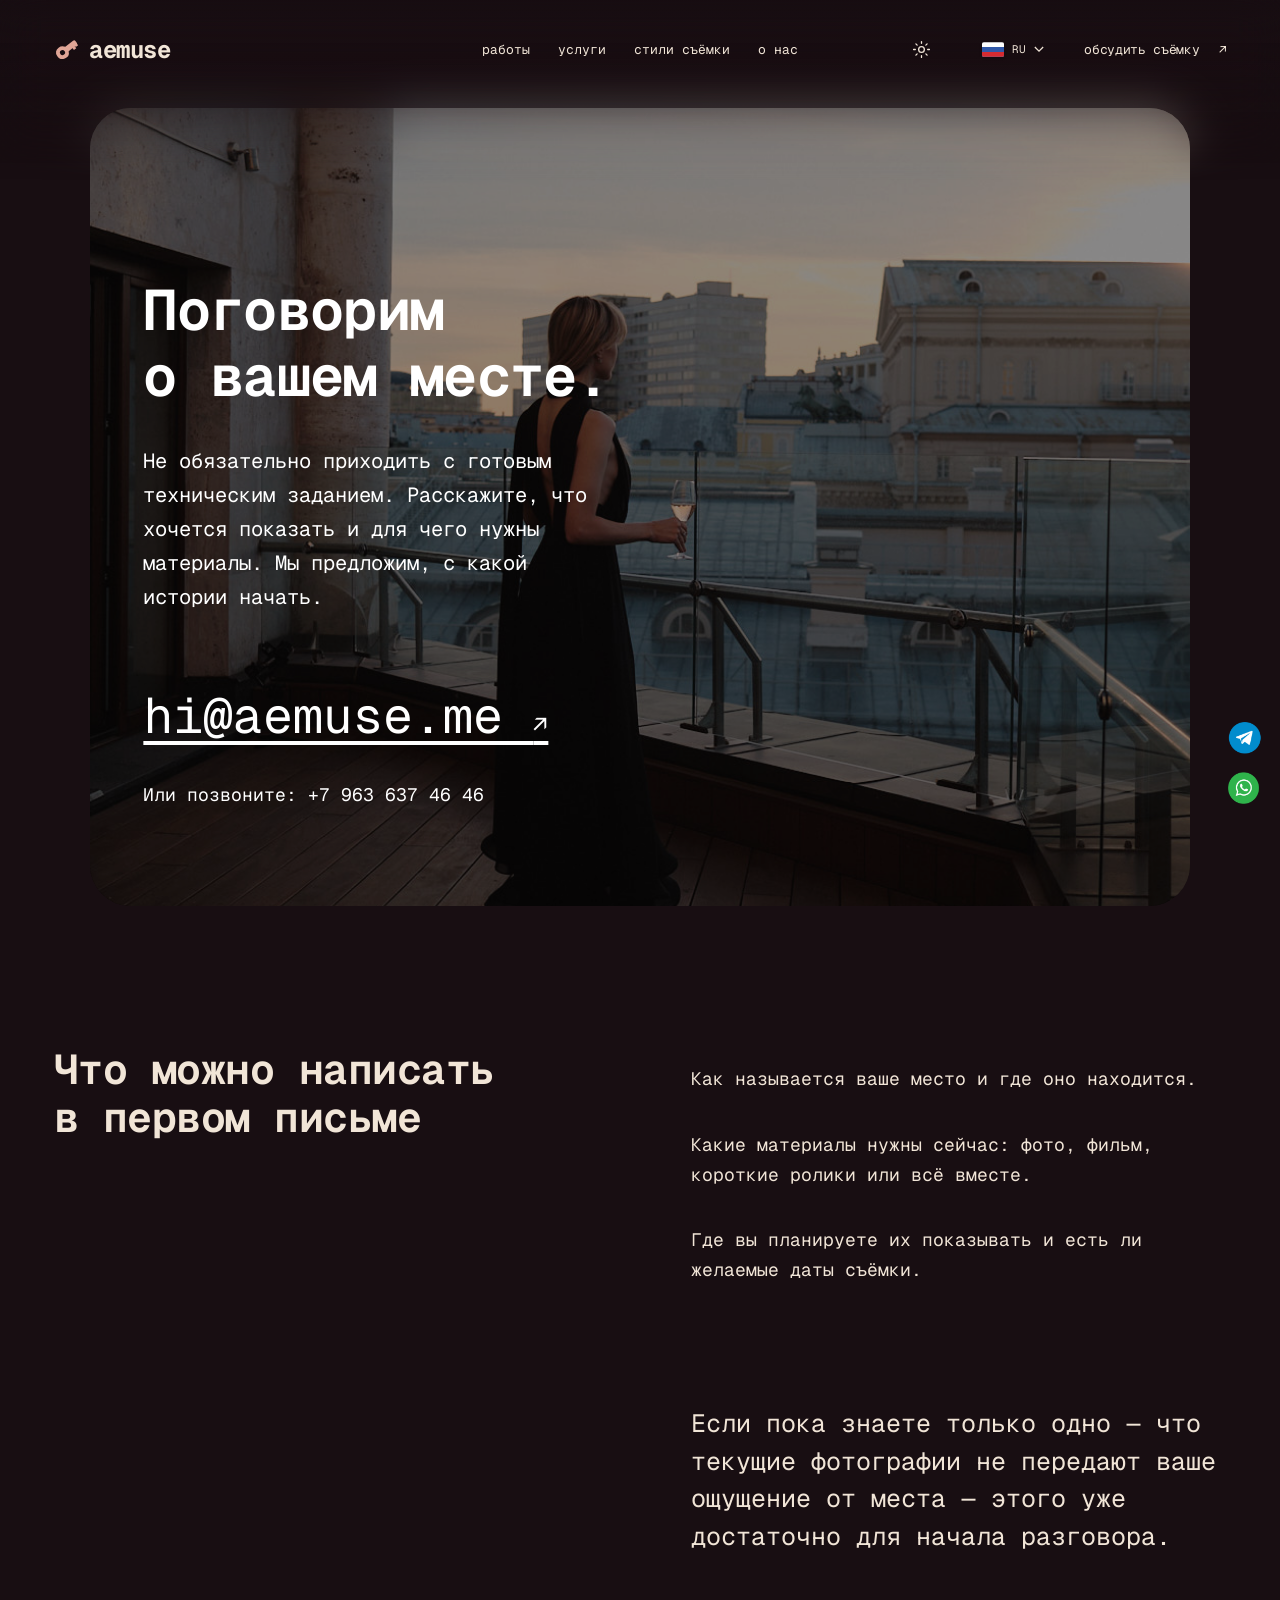
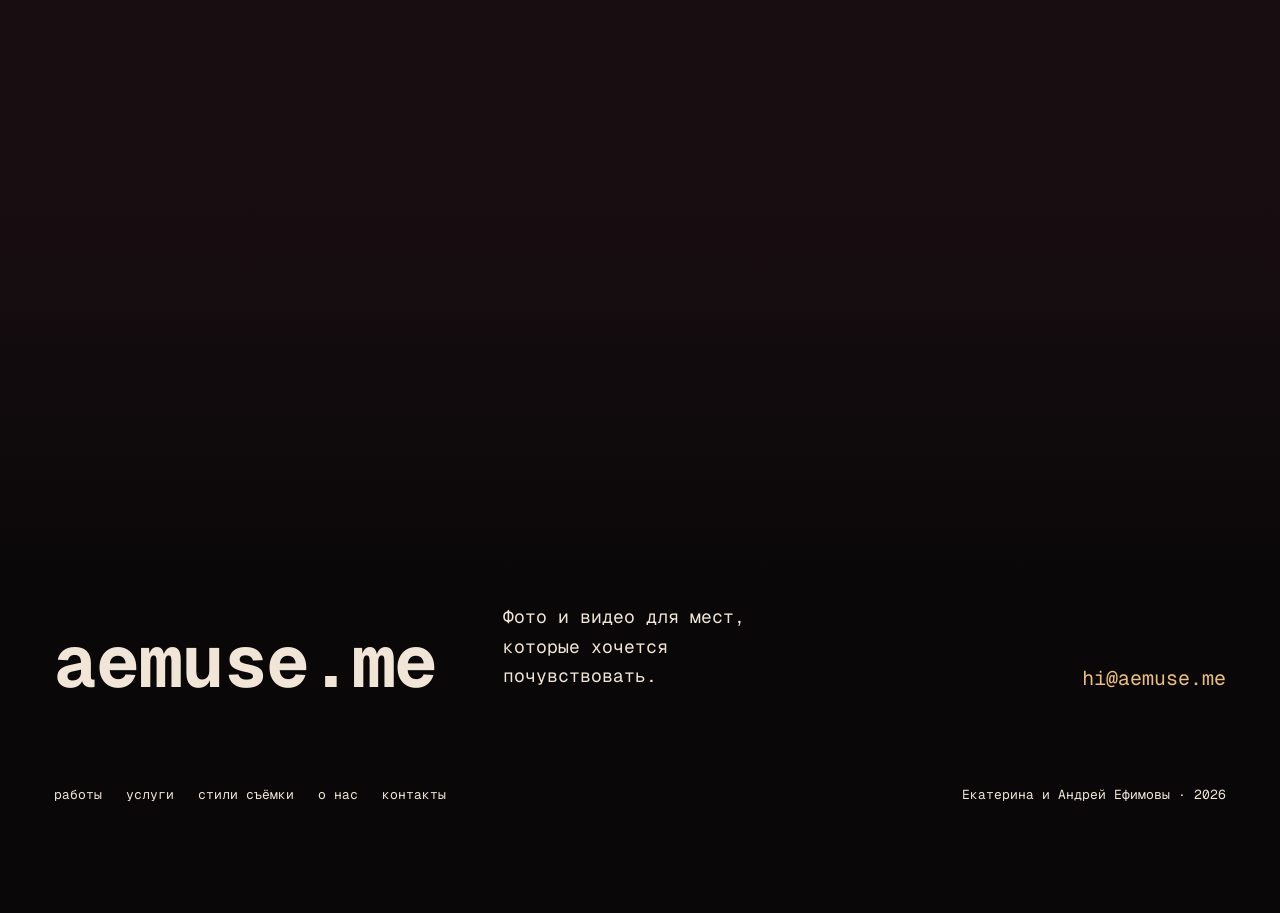
<file: contact.html>
<!doctype html>
<html lang="ru">
<head>
  <meta charset="utf-8"><meta name="viewport" content="width=device-width, initial-scale=1">
  <meta name="theme-color" content="#180e12"><meta name="description" content="Расскажите AEMUSE о своём отеле или ресторане и обсудите съёмку.">
  <title>Контакты — AEMUSE</title>
  <link rel="icon" href="favicon.svg" type="image/svg+xml">
  <script>try{document.documentElement.dataset.siteTheme=localStorage.getItem('aemuse-theme')==='light'?'light':'dark'}catch{document.documentElement.dataset.siteTheme='dark'}</script><link rel="stylesheet" href="style.css?v=20261027c"><link rel="stylesheet" href="multi.css?v=20261027c"><link rel="stylesheet" href="bold.css?v=20261105d"><link rel="stylesheet" href="theme.css?v=20261105c"><script src="script.js?v=20261105a" defer></script><script src="i18n-extra.js?v=20261105c" defer></script><script src="i18n.js?v=20261105c" defer></script>
</head>
<body data-page="contact" data-header-tone="light">
  <header class="site-header" id="site-header"></header>
  <main>
    <section class="mp-contact-hero" data-tone="light"><img src="media/ararat/LEON1353.jpg" alt="Вечер на террасе отеля" width="1080" height="1440" fetchpriority="high"><div class="mp-wrap"><h1>Поговорим<br>о вашем месте.</h1><p>Не обязательно приходить с готовым техническим заданием. Расскажите, что хочется показать и для чего нужны материалы. Мы предложим, с какой истории начать.</p><a class="mp-contact-email" href="mailto:hi@aemuse.me?subject=%D0%A1%D1%8A%D1%91%D0%BC%D0%BA%D0%B0%20%D0%B4%D0%BB%D1%8F%20%D0%BC%D0%BE%D0%B5%D0%B3%D0%BE%20%D0%BC%D0%B5%D1%81%D1%82%D0%B0&body=%D0%9C%D0%BE%D1%91%20%D0%BC%D0%B5%D1%81%D1%82%D0%BE%3A%0A%D0%93%D0%B4%D0%B5%20%D0%BE%D0%BD%D0%BE%20%D0%BD%D0%B0%D1%85%D0%BE%D0%B4%D0%B8%D1%82%D1%81%D1%8F%3A%0A%D0%A7%D1%82%D0%BE%20%D1%85%D0%BE%D1%87%D1%83%20%D0%BF%D0%BE%D0%BA%D0%B0%D0%B7%D0%B0%D1%82%D1%8C%3A%0A%D0%93%D0%B4%D0%B5%20%D0%B1%D1%83%D0%B4%D1%83%20%D0%B8%D1%81%D0%BF%D0%BE%D0%BB%D1%8C%D0%B7%D0%BE%D0%B2%D0%B0%D1%82%D1%8C%20%D0%BC%D0%B0%D1%82%D0%B5%D1%80%D0%B8%D0%B0%D0%BB%D1%8B%3A%0A%D0%A1%D1%80%D0%BE%D0%BA%D0%B8%3A">hi@aemuse.me <span aria-hidden="true">↗</span></a><a class="mp-contact-phone" href="tel:+79636374646">Или позвоните: +7 963 637 46 46</a></div></section>
    <section class="mp-contact-guide" data-tone="dark"><div class="mp-wrap"><h2>Что можно написать в первом письме</h2><div><p>Как называется ваше место и где оно находится.</p><p>Какие материалы нужны сейчас: фото, фильм, короткие ролики или всё вместе.</p><p>Где вы планируете их показывать и есть ли желаемые даты съёмки.</p></div><p class="mp-contact-relief">Если пока знаете только одно — что текущие фотографии не передают ваше ощущение от места — этого уже достаточно для начала разговора.</p></div></section>
  </main>
  <footer class="mp-footer" id="site-footer"></footer>
</body>
</html>
</file>
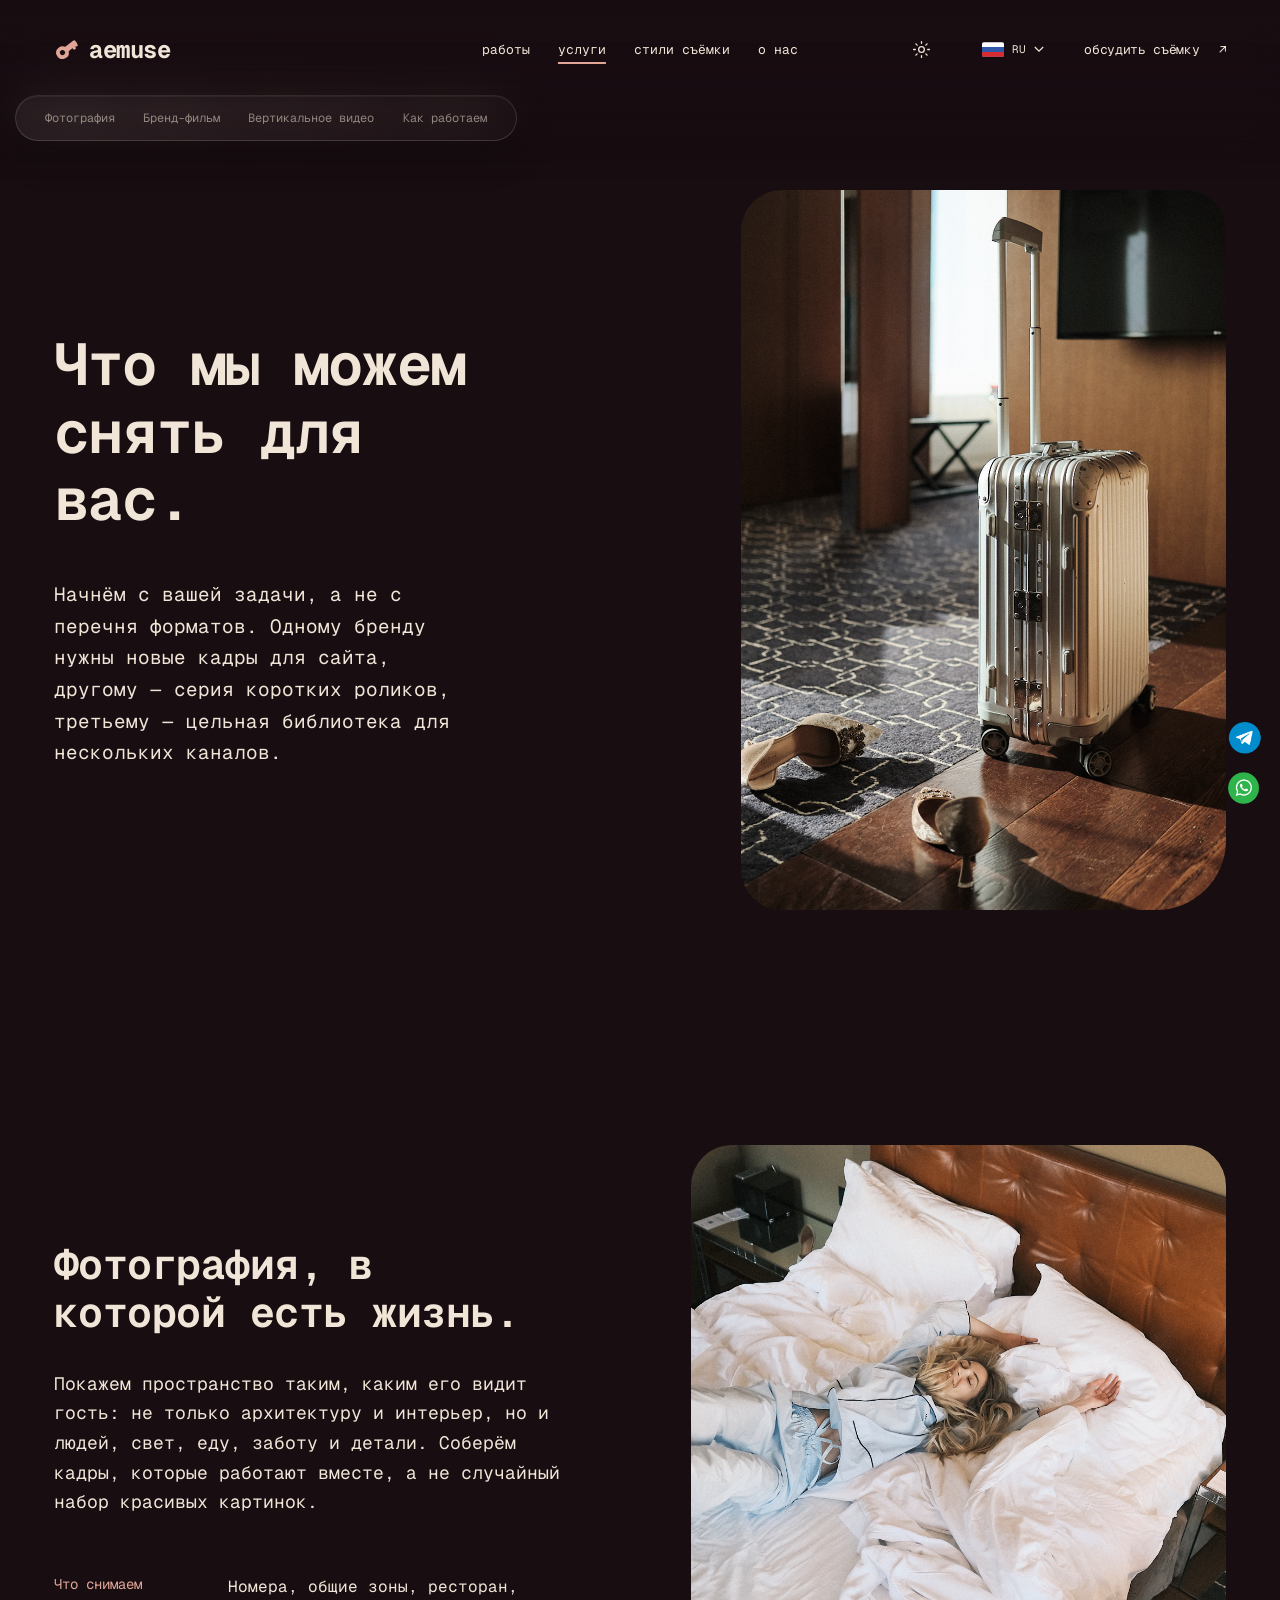
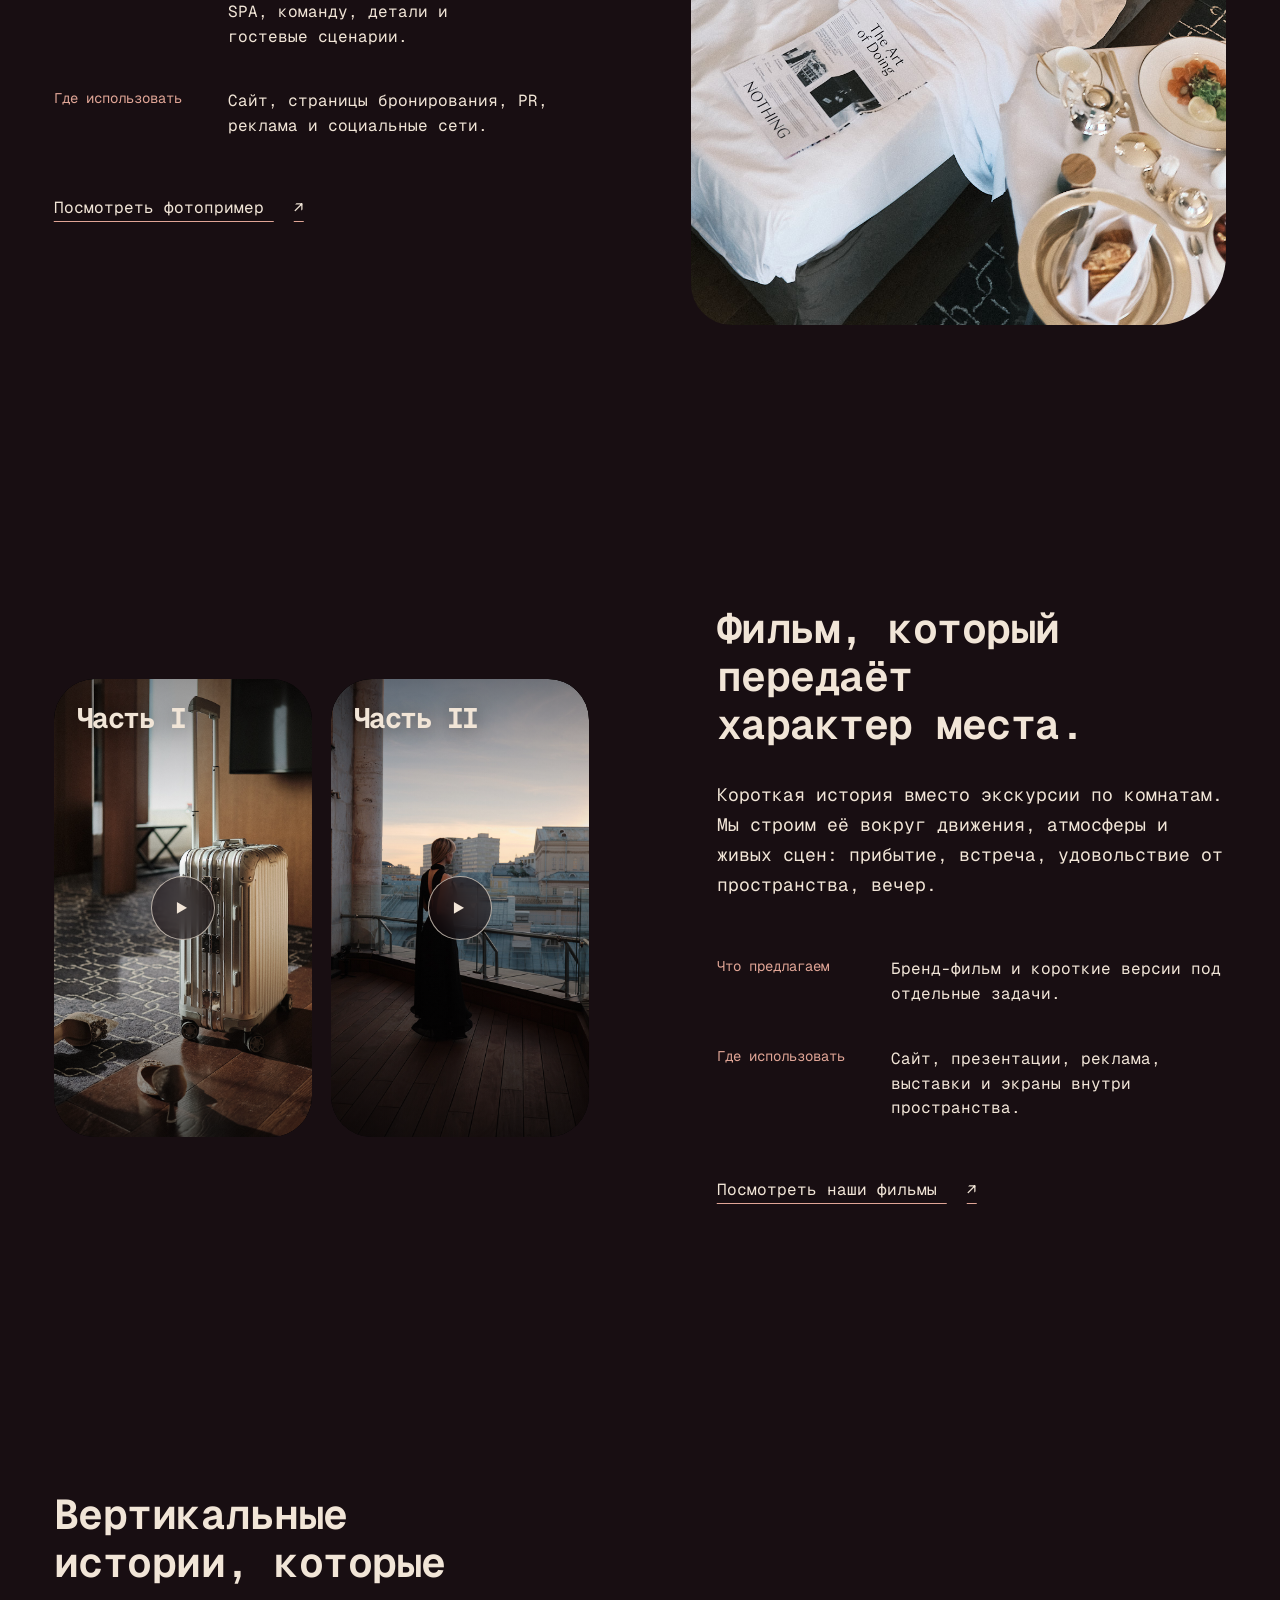
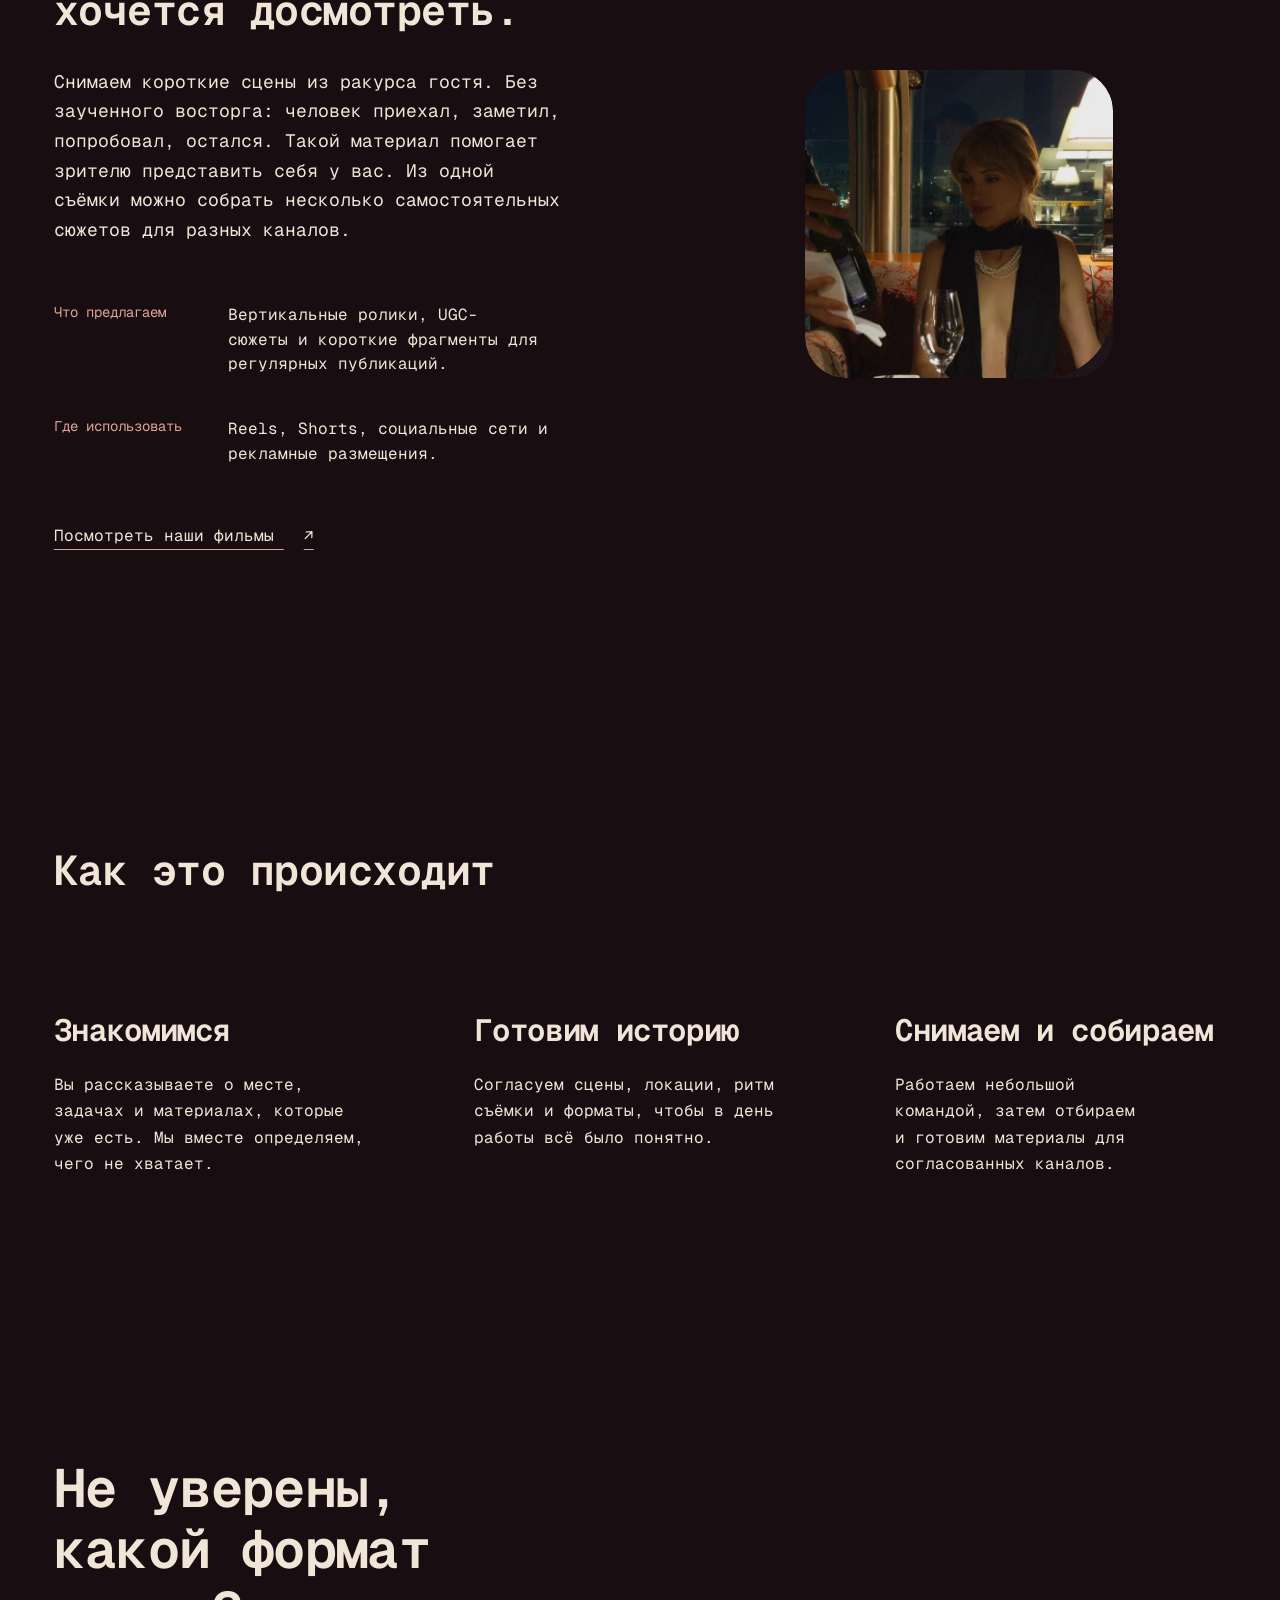
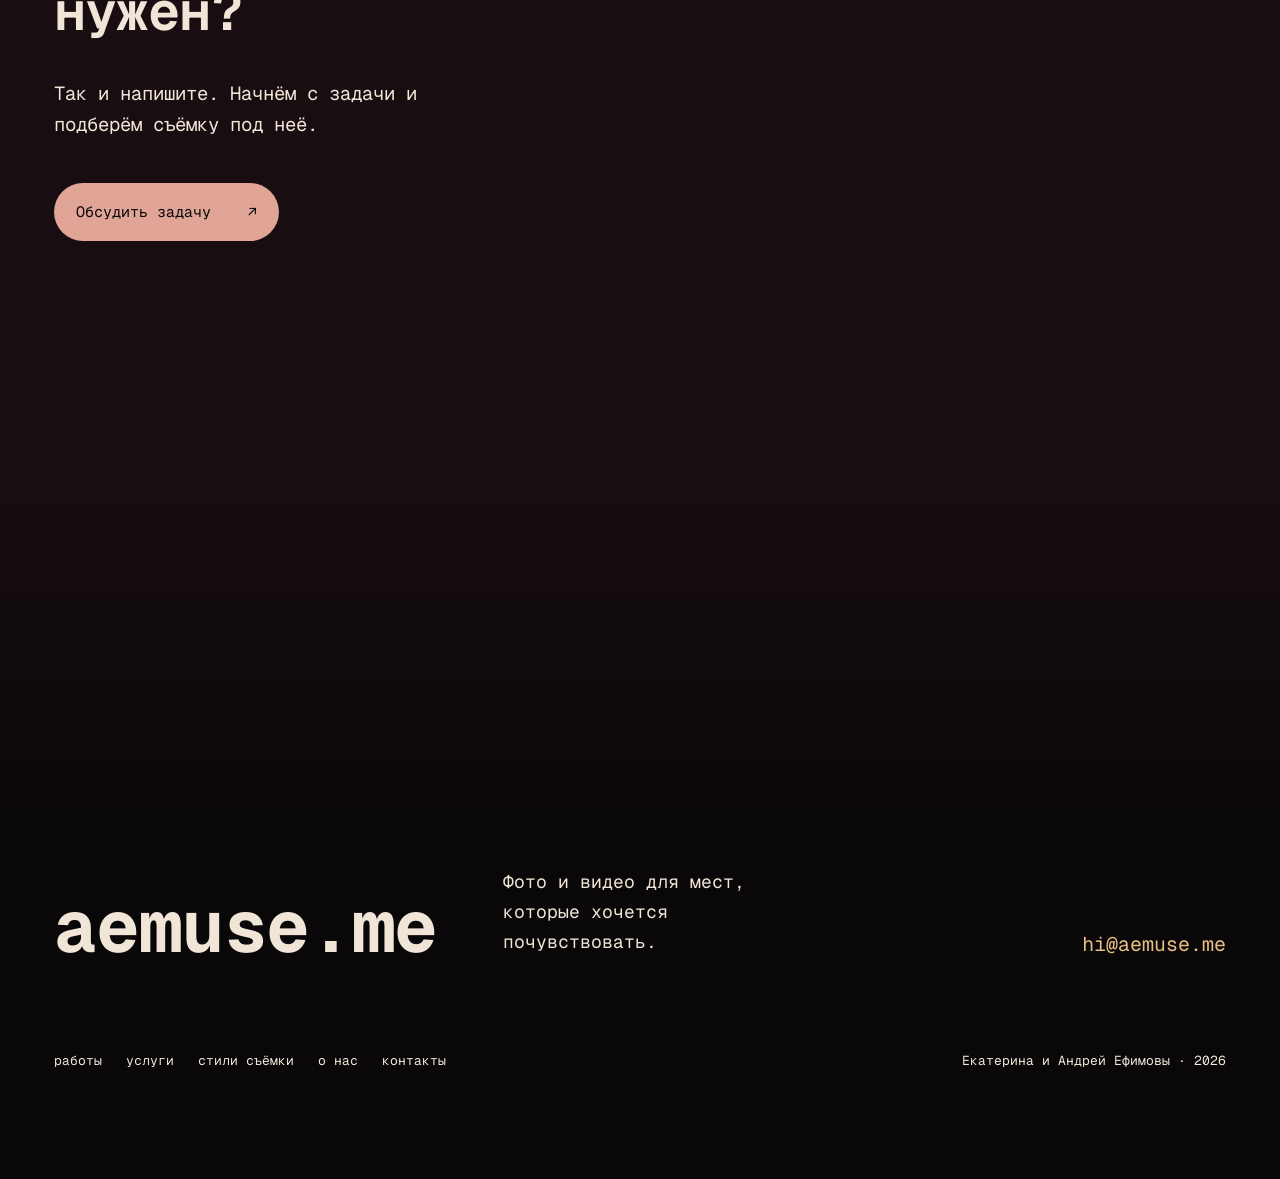
<file: services.html>
<!doctype html>
<html lang="ru">
<head>
  <meta charset="utf-8"><meta name="viewport" content="width=device-width, initial-scale=1">
  <meta name="theme-color" content="#180e12"><meta name="description" content="Фото, бренд-фильмы и вертикальные видео AEMUSE для отелей и ресторанов.">
  <title>Услуги — AEMUSE</title>
  <link rel="icon" href="favicon.svg" type="image/svg+xml">
  <script>try{document.documentElement.dataset.siteTheme=localStorage.getItem('aemuse-theme')==='light'?'light':'dark'}catch{document.documentElement.dataset.siteTheme='dark'}</script><link rel="stylesheet" href="style.css?v=20261027c"><link rel="stylesheet" href="multi.css?v=20261027c"><link rel="stylesheet" href="bold.css?v=20261105d"><link rel="stylesheet" href="theme.css?v=20261105c"><script src="script.js?v=20261105a" defer></script><script src="i18n-extra.js?v=20261105c" defer></script><script src="i18n.js?v=20261105c" defer></script>
</head>
<body data-page="services" data-header-tone="dark">
  <header class="site-header" id="site-header"></header>
  <main>
    <section class="mp-page-lead mp-lead-services" data-tone="dark">
      <div class="mp-wrap mp-lead-grid"><div><h1>Что мы можем<br>снять для вас.</h1><p>Начнём с вашей задачи, а не с перечня форматов. Одному бренду нужны новые кадры для сайта, другому — серия коротких роликов, третьему — цельная библиотека для нескольких каналов.</p></div><img src="media/ararat/LEON0765.jpg" alt="Чемодан гостя в номере отеля" width="1080" height="1440" fetchpriority="high"></div>
    </section>
    <nav class="mp-jump-nav mp-wrap" aria-label="Форматы съёмки"><a href="#photo">Фотография</a><a href="#film">Бренд-фильм</a><a href="#social">Вертикальное видео</a><a href="#process">Как работаем</a></nav>
    <section class="mp-service-detail mp-wrap" id="photo" data-tone="dark">
      <div class="mp-service-copy" data-enter><h2>Фотография, в которой есть жизнь.</h2><p>Покажем пространство таким, каким его видит гость: не только архитектуру и интерьер, но и людей, свет, еду, заботу и детали. Соберём кадры, которые работают вместе, а не случайный набор красивых картинок.</p><dl><div><dt>Что снимаем</dt><dd>Номера, общие зоны, ресторан, SPA, команду, детали и гостевые сценарии.</dd></div><div><dt>Где использовать</dt><dd>Сайт, страницы бронирования, PR, реклама и социальные сети.</dd></div></dl><a class="mp-line-link" href="ararat.html#gallery">Посмотреть фотопример <span aria-hidden="true">↗</span></a></div>
      <figure><img src="media/ararat/LEON3246.jpg" alt="Гостья утром в номере отеля" width="1080" height="1440" loading="lazy"></figure>
    </section>
    <section class="mp-service-detail mp-service-reverse mp-wrap" id="film" data-tone="dark">
      <div class="mp-service-copy" data-enter><h2>Фильм, который передаёт характер места.</h2><p>Короткая история вместо экскурсии по комнатам. Мы строим её вокруг движения, атмосферы и живых сцен: прибытие, встреча, удовольствие от пространства, вечер.</p><dl><div><dt>Что предлагаем</dt><dd>Бренд-фильм и короткие версии под отдельные задачи.</dd></div><div><dt>Где использовать</dt><dd>Сайт, презентации, реклама, выставки и экраны внутри пространства.</dd></div></dl><a class="mp-line-link" href="ararat.html#films">Посмотреть наши фильмы <span aria-hidden="true">↗</span></a></div>
      <div class="mp-service-films" aria-label="Две части фильма Ararat Park Hyatt">
        <div class="mp-film-preview"><button type="button" data-film-src="https://player.mux.com/Aqoqg01O1tojdlOsgHrMk95EMH2lPNOV8kC01bMGWYXK00?accent-color=%23e8be84&metadata-video-title=Ararat%20Park%20Hyatt%20%E2%80%94%20%D1%87%D0%B0%D1%81%D1%82%D1%8C%20I" aria-label="Воспроизвести фильм, часть I"><img src="media/ararat/LEON0765.jpg" alt="" width="1080" height="1440" loading="lazy"><span class="mp-preview-title">Часть I</span><span class="mp-preview-play" aria-hidden="true">▶</span></button></div>
        <div class="mp-film-preview"><button type="button" data-film-src="https://player.mux.com/EweDpzJbCw5BnF6r5q00JH3yEfr9F7BOLfBVpbJacRgo?accent-color=%23e8be84&metadata-video-title=Ararat%20Park%20Hyatt%20%E2%80%94%20%D1%87%D0%B0%D1%81%D1%82%D1%8C%20II" aria-label="Воспроизвести фильм, часть II"><img src="media/ararat/LEON1353.jpg" alt="" width="1080" height="1440" loading="lazy"><span class="mp-preview-title">Часть II</span><span class="mp-preview-play" aria-hidden="true">▶</span></button></div>
      </div>
    </section>
    <section class="mp-service-detail mp-wrap" id="social" data-tone="dark">
      <div class="mp-service-copy" data-enter><h2>Вертикальные истории, которые хочется досмотреть.</h2><p>Снимаем короткие сцены из ракурса гостя. Без заученного восторга: человек приехал, заметил, попробовал, остался. Такой материал помогает зрителю представить себя у вас. Из одной съёмки можно собрать несколько самостоятельных сюжетов для разных каналов.</p><dl><div><dt>Что предлагаем</dt><dd>Вертикальные ролики, UGC-сюжеты и короткие фрагменты для регулярных публикаций.</dd></div><div><dt>Где использовать</dt><dd>Reels, Shorts, социальные сети и рекламные размещения.</dd></div></dl><a class="mp-line-link" href="ararat.html#films">Посмотреть наши фильмы <span aria-hidden="true">↗</span></a></div>
      <figure class="mp-inline-motion"><img src="mux-restaurant-crop.webp" alt="Короткая сцена вечернего сервиса в ресторане" width="640" height="640" loading="lazy"></figure>
    </section>
    <section class="mp-process" id="process" data-tone="light"><div class="mp-wrap"><h2>Как это происходит</h2><div class="mp-process-grid"><div><h3>Знакомимся</h3><p>Вы рассказываете о месте, задачах и материалах, которые уже есть. Мы вместе определяем, чего не хватает.</p></div><div><h3>Готовим историю</h3><p>Согласуем сцены, локации, ритм съёмки и форматы, чтобы в день работы всё было понятно.</p></div><div><h3>Снимаем и собираем</h3><p>Работаем небольшой командой, затем отбираем и готовим материалы для согласованных каналов.</p></div></div></div></section>
    <section class="mp-next" data-tone="dark"><div class="mp-wrap"><h2>Не уверены, какой формат нужен?</h2><p>Так и напишите. Начнём с задачи и подберём съёмку под неё.</p><a class="button button-dark" href="contact.html">Обсудить задачу <span aria-hidden="true">↗</span></a></div></section>
  </main>
  <footer class="mp-footer" id="site-footer"></footer>
  <dialog class="mp-film-dialog" aria-label="Просмотр фильма"><div class="mp-film-dialog-inner"><button class="mp-film-dialog-close" type="button" aria-label="Закрыть видео">×</button><iframe title="Ararat Park Hyatt — фильм" allow="autoplay; encrypted-media; picture-in-picture; fullscreen" allowfullscreen></iframe></div></dialog>
  <script src="player-0.1.0.min.js" defer></script><script src="film-sync.js?v=20261105a" defer></script>
</body>
</html>
</file>
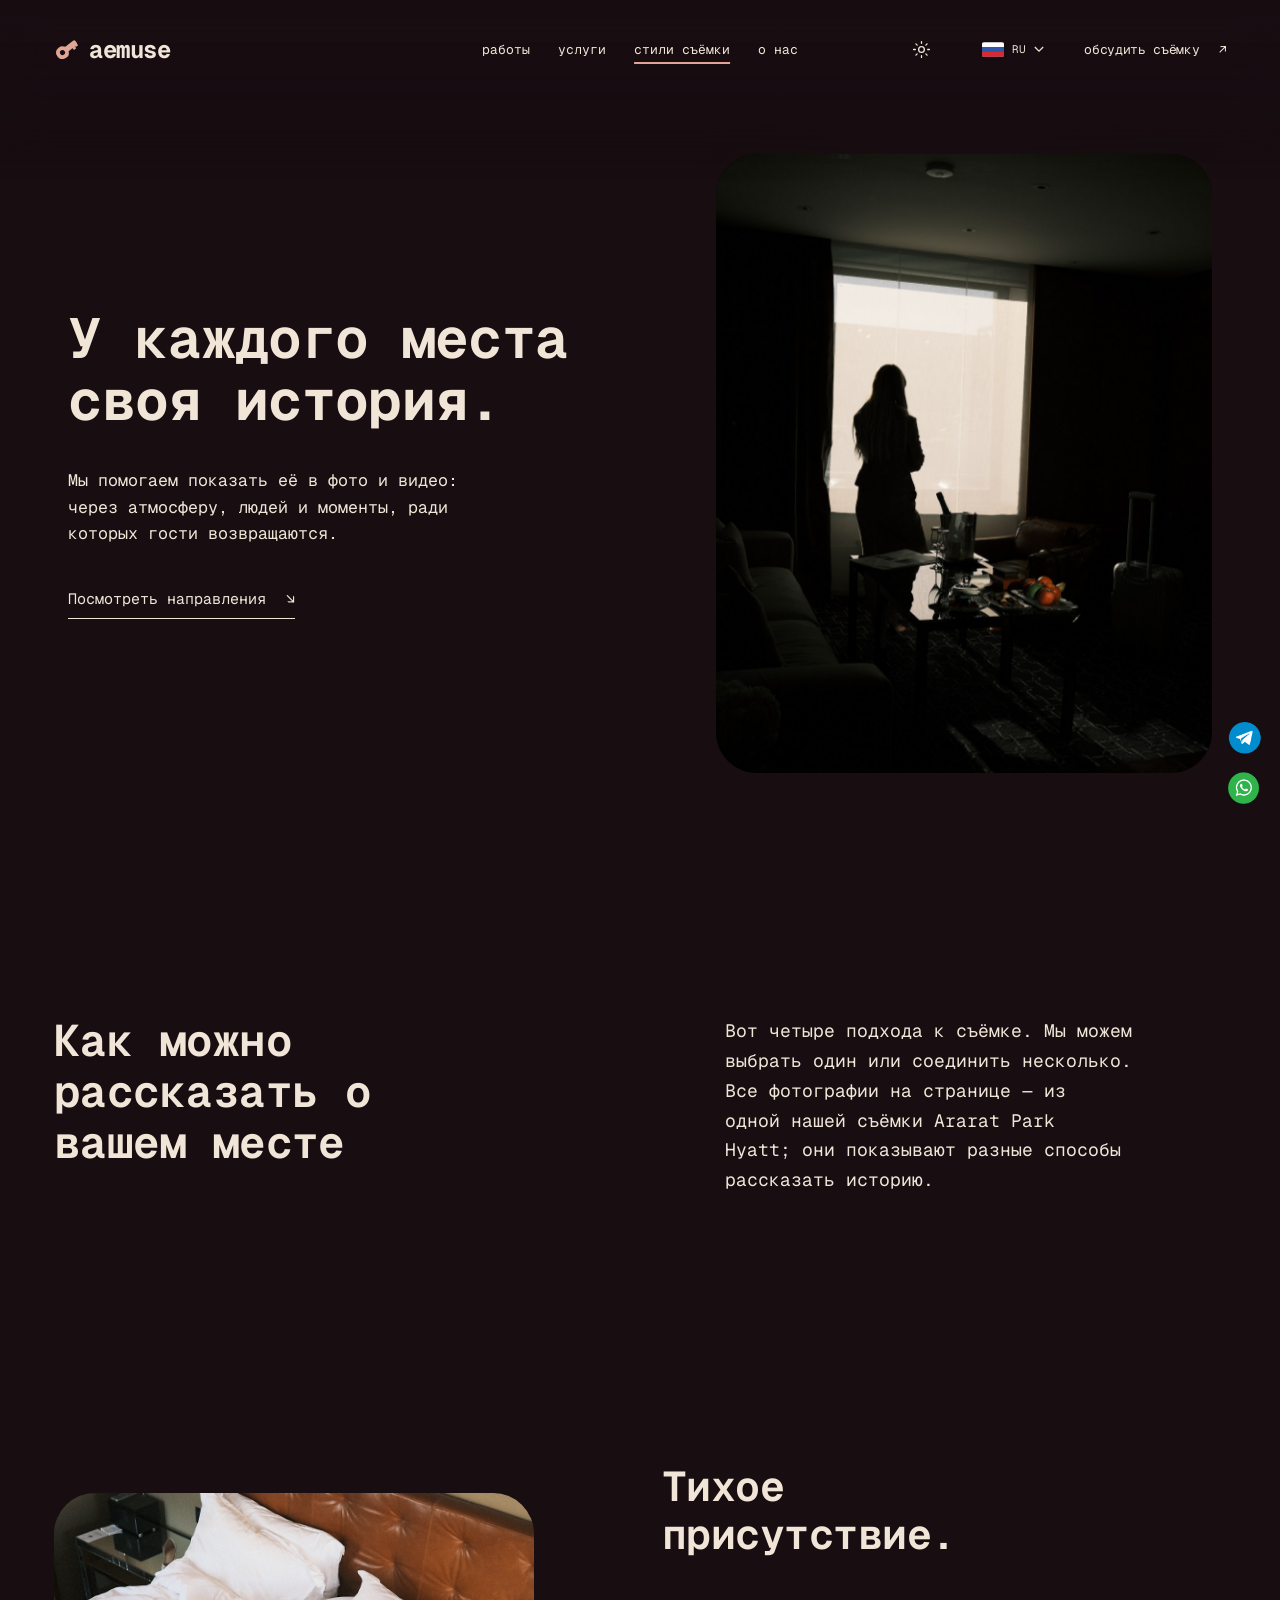
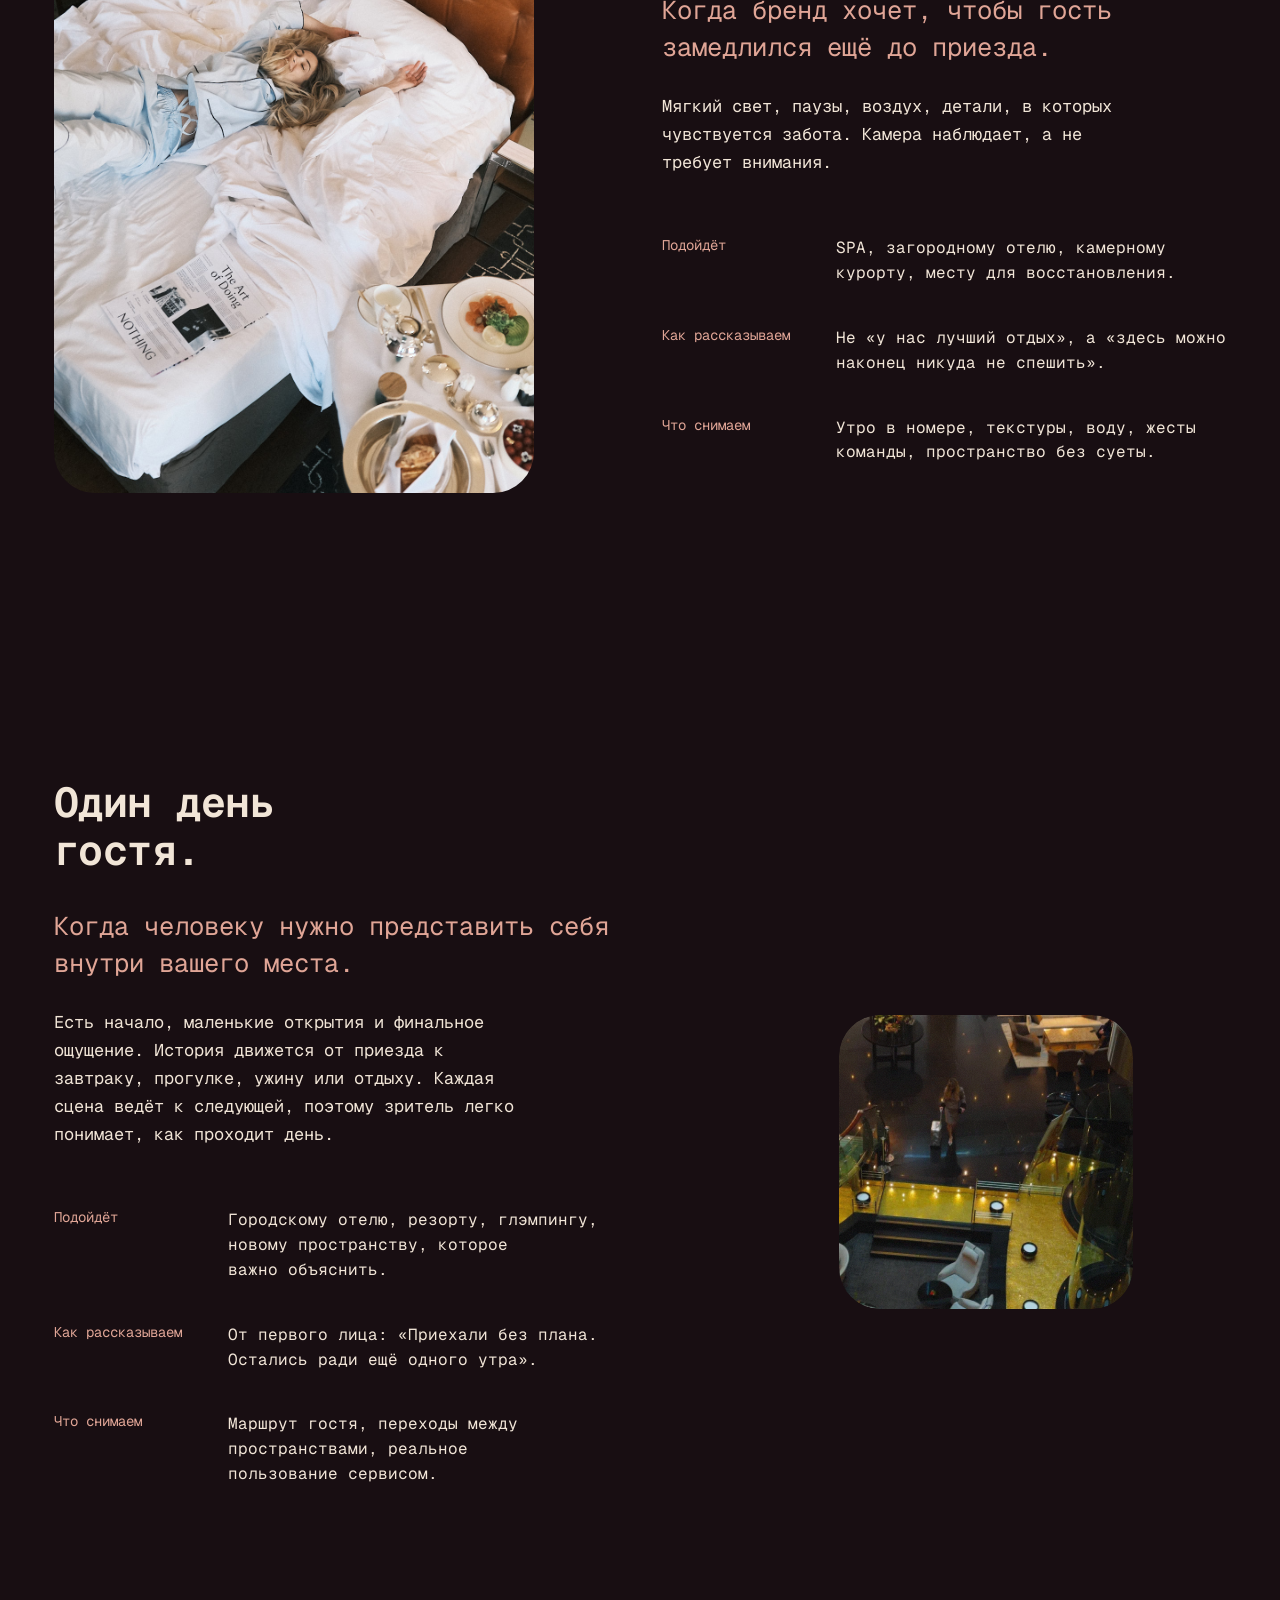
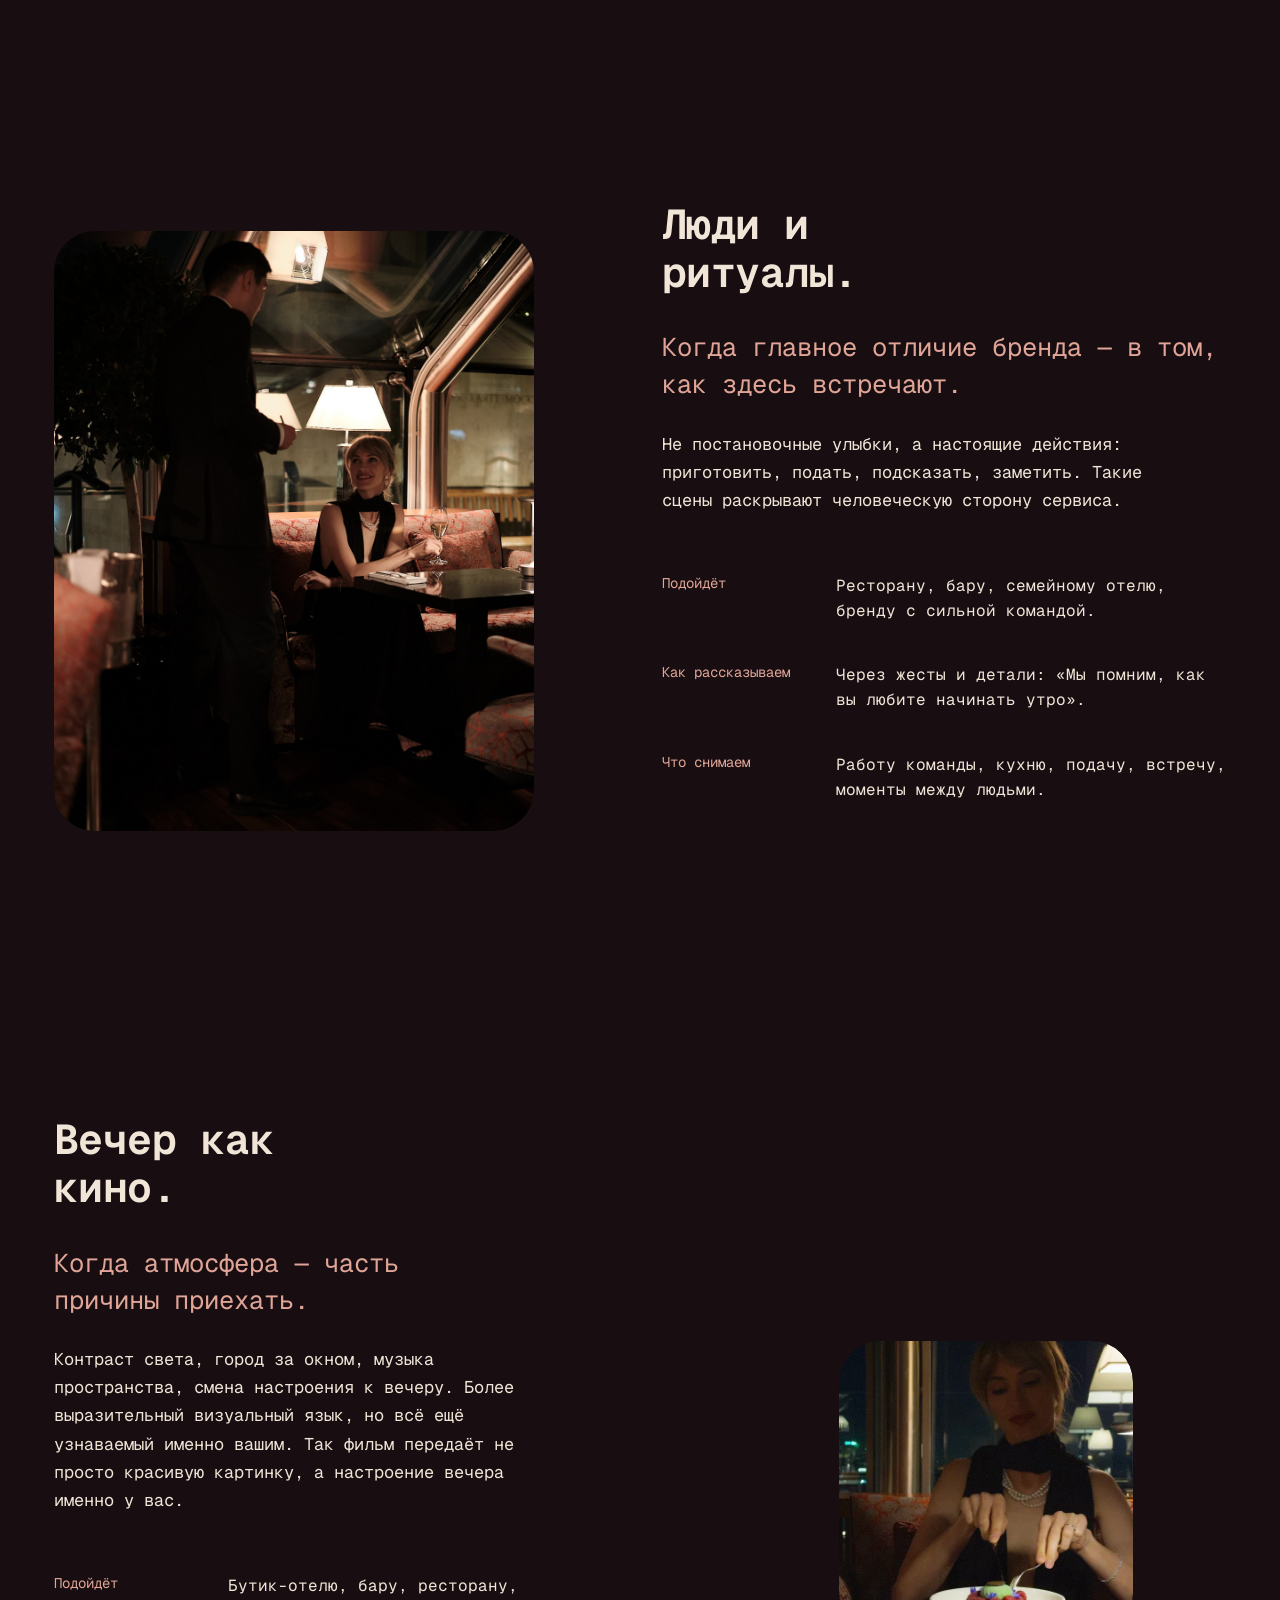
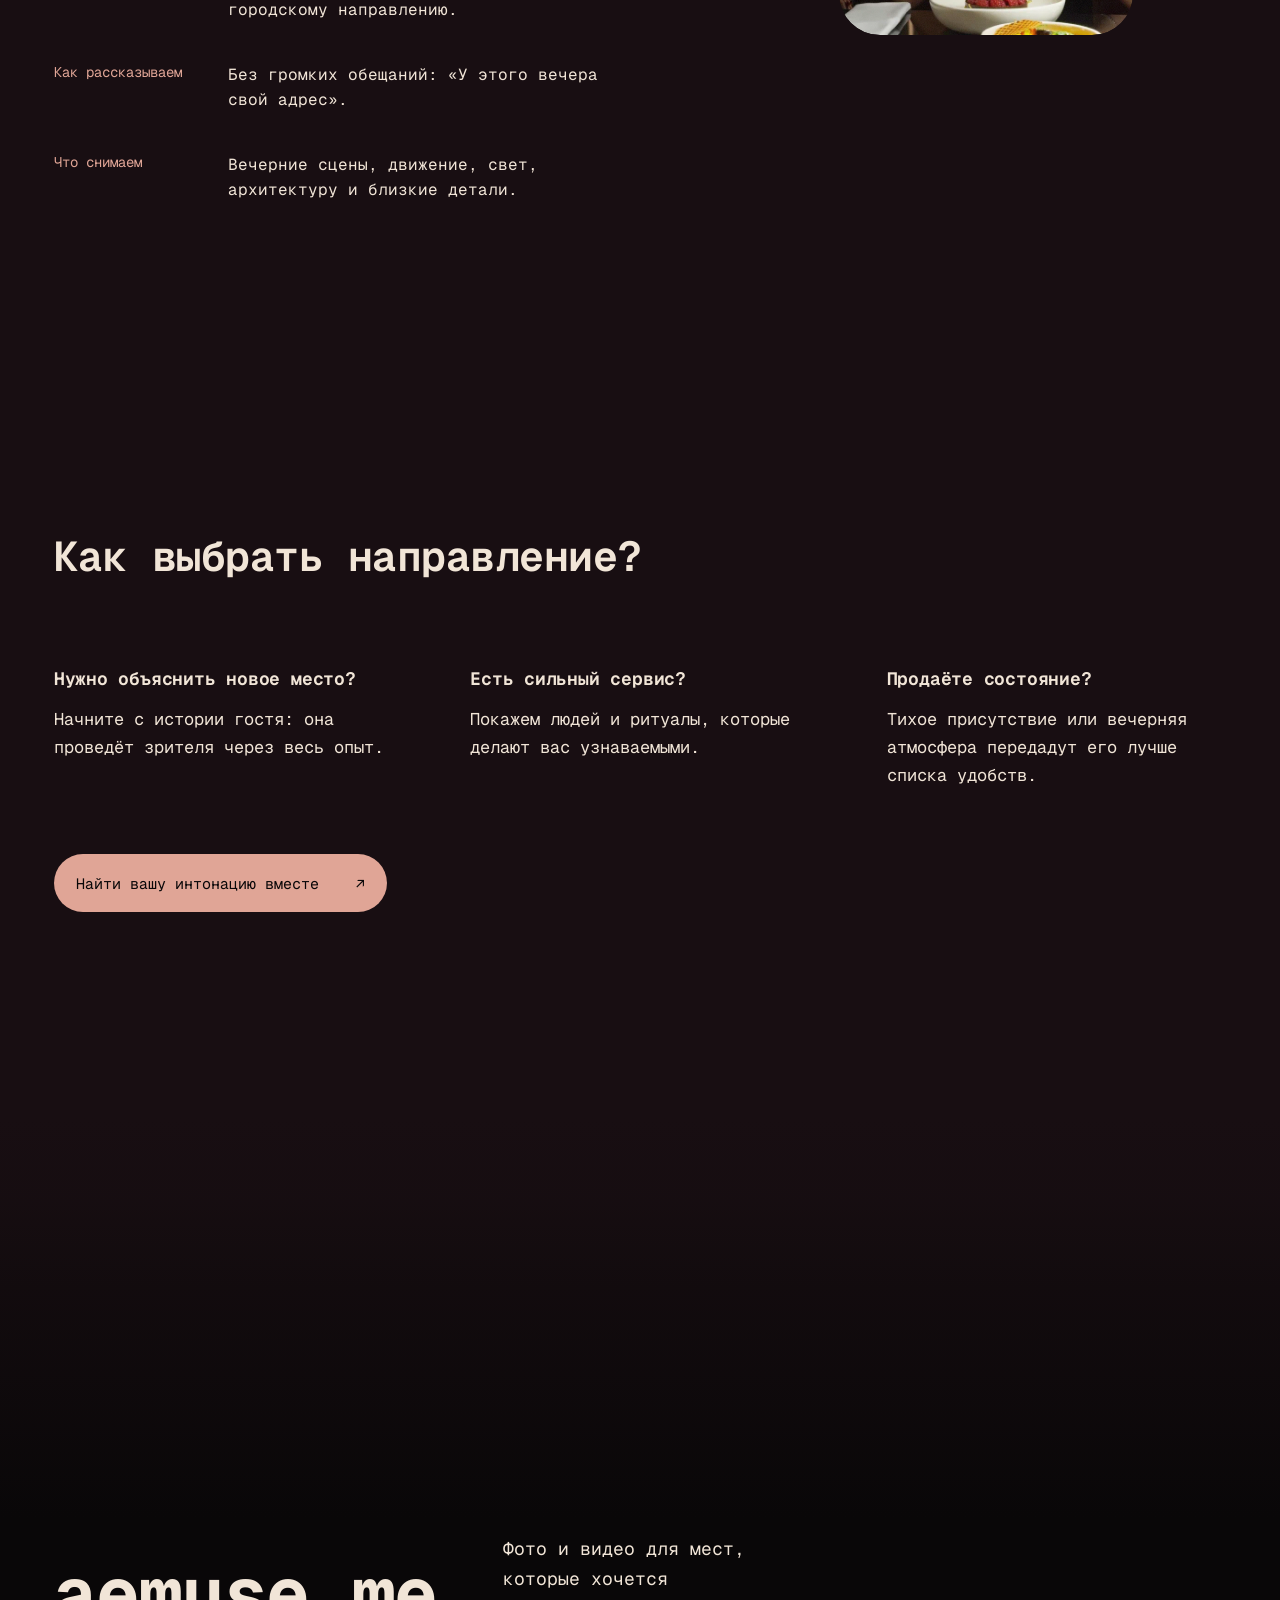
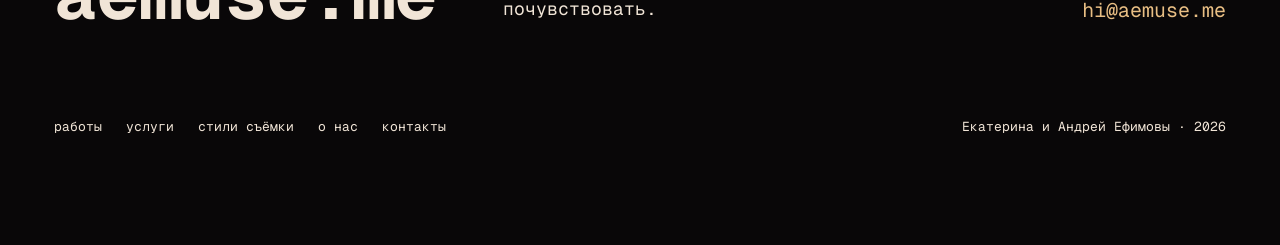
<file: styles.html>
<!doctype html>
<html lang="ru">
<head>
  <meta charset="utf-8"><meta name="viewport" content="width=device-width, initial-scale=1">
  <meta name="theme-color" content="#180e12"><meta name="description" content="Четыре визуальные интонации съёмки и повествования для брендов гостеприимства.">
  <title>Стили съёмки — AEMUSE</title>
  <link rel="icon" href="favicon.svg" type="image/svg+xml">
  <script>try{document.documentElement.dataset.siteTheme=localStorage.getItem('aemuse-theme')==='light'?'light':'dark'}catch{document.documentElement.dataset.siteTheme='dark'}</script><link rel="stylesheet" href="style.css?v=20261027c"><link rel="stylesheet" href="multi.css?v=20261027c"><link rel="stylesheet" href="bold.css?v=20261105d"><link rel="stylesheet" href="theme.css?v=20261105c"><script src="script.js?v=20261105a" defer></script><script src="i18n-extra.js?v=20261105c" defer></script><script src="i18n.js?v=20261105c" defer></script>
</head>
<body data-page="styles" data-header-tone="light">
  <header class="site-header" id="site-header"></header>
  <main>
    <section class="mp-style-hero" data-tone="dark"><div class="mp-style-hero-copy"><h1>У каждого места<br><em>своя история.</em></h1><p>Мы помогаем показать её в фото и видео: через атмосферу, людей и моменты, ради которых гости возвращаются.</p><a class="mp-style-hero-link" href="#quiet">Посмотреть направления <span aria-hidden="true">↘</span></a></div><figure class="mp-style-hero-photo"><img src="media/ararat/LEON1042.jpg" alt="Гостья наблюдает за городом из номера" width="1080" height="1440" fetchpriority="high"></figure></section>
    <section class="mp-style-intro" data-tone="dark"><div class="mp-wrap"><h2>Как можно рассказать о вашем месте</h2><p>Вот четыре подхода к съёмке. Мы можем выбрать один или соединить несколько. Все фотографии на странице — из одной нашей съёмки Ararat Park Hyatt; они показывают разные способы рассказать историю.</p></div></section>
    <section class="mp-style-story mp-wrap" id="quiet" data-tone="dark">
      <figure data-enter><img src="media/ararat/LEON3246.jpg" alt="Тихое утро в гостиничном номере" width="1080" height="1440" loading="lazy"></figure>
      <div data-enter><h2>Тихое присутствие.</h2><p class="mp-style-promise">Когда бренд хочет, чтобы гость замедлился ещё до приезда.</p><p>Мягкий свет, паузы, воздух, детали, в которых чувствуется забота. Камера наблюдает, а не требует внимания.</p><dl><div><dt>Подойдёт</dt><dd>SPA, загородному отелю, камерному курорту, месту для восстановления.</dd></div><div><dt>Как рассказываем</dt><dd>Не «у нас лучший отдых», а «здесь можно наконец никуда не спешить».</dd></div><div><dt>Что снимаем</dt><dd>Утро в номере, текстуры, воду, жесты команды, пространство без суеты.</dd></div></dl></div>
    </section>
    <section class="mp-style-story mp-style-alt mp-wrap" id="journey" data-tone="dark">
      <figure class="mp-inline-motion" data-enter><img src="mux-journey-crop.webp" alt="Путь гостьи по отелю" width="640" height="640" loading="lazy"></figure>
      <div data-enter><h2>Один день гостя.</h2><p class="mp-style-promise">Когда человеку нужно представить себя внутри вашего места.</p><p>Есть начало, маленькие открытия и финальное ощущение. История движется от приезда к завтраку, прогулке, ужину или отдыху. Каждая сцена ведёт к следующей, поэтому зритель легко понимает, как проходит день.</p><dl><div><dt>Подойдёт</dt><dd>Городскому отелю, резорту, глэмпингу, новому пространству, которое важно объяснить.</dd></div><div><dt>Как рассказываем</dt><dd>От первого лица: «Приехали без плана. Остались ради ещё одного утра».</dd></div><div><dt>Что снимаем</dt><dd>Маршрут гостя, переходы между пространствами, реальное пользование сервисом.</dd></div></dl></div>
    </section>
    <section class="mp-style-story mp-wrap" id="people" data-tone="dark">
      <figure data-enter><img src="media/ararat/LEON2028.jpg" alt="Живой момент сервиса в ресторане" width="1080" height="1440" loading="lazy"></figure>
      <div data-enter><h2>Люди и ритуалы.</h2><p class="mp-style-promise">Когда главное отличие бренда — в том, как здесь встречают.</p><p>Не постановочные улыбки, а настоящие действия: приготовить, подать, подсказать, заметить. Такие сцены раскрывают человеческую сторону сервиса.</p><dl><div><dt>Подойдёт</dt><dd>Ресторану, бару, семейному отелю, бренду с сильной командой.</dd></div><div><dt>Как рассказываем</dt><dd>Через жесты и детали: «Мы помним, как вы любите начинать утро».</dd></div><div><dt>Что снимаем</dt><dd>Работу команды, кухню, подачу, встречу, моменты между людьми.</dd></div></dl></div>
    </section>
    <section class="mp-style-story mp-style-alt mp-wrap" id="cinema" data-tone="dark">
      <figure class="mp-inline-motion" data-enter><img src="mux-evening-two-crop.webp" alt="Вечерняя сцена из фильма об отеле" width="640" height="640" loading="lazy"></figure>
      <div data-enter><h2>Вечер как кино.</h2><p class="mp-style-promise">Когда атмосфера — часть причины приехать.</p><p>Контраст света, город за окном, музыка пространства, смена настроения к вечеру. Более выразительный визуальный язык, но всё ещё узнаваемый именно вашим. Так фильм передаёт не просто красивую картинку, а настроение вечера именно у вас.</p><dl><div><dt>Подойдёт</dt><dd>Бутик-отелю, бару, ресторану, городскому направлению.</dd></div><div><dt>Как рассказываем</dt><dd>Без громких обещаний: «У этого вечера свой адрес».</dd></div><div><dt>Что снимаем</dt><dd>Вечерние сцены, движение, свет, архитектуру и близкие детали.</dd></div></dl></div>
    </section>
    <section class="mp-style-choice" data-tone="light"><div class="mp-wrap"><h2>Как выбрать направление?</h2><div class="mp-choice-grid"><div><h3>Нужно объяснить новое место?</h3><p>Начните с истории гостя: она проведёт зрителя через весь опыт.</p></div><div><h3>Есть сильный сервис?</h3><p>Покажем людей и ритуалы, которые делают вас узнаваемыми.</p></div><div><h3>Продаёте состояние?</h3><p>Тихое присутствие или вечерняя атмосфера передадут его лучше списка удобств.</p></div></div><a class="button button-dark" href="contact.html">Найти вашу интонацию вместе <span aria-hidden="true">↗</span></a></div></section>
  </main>
  <footer class="mp-footer" id="site-footer"></footer>
</body>
</html>
</file>
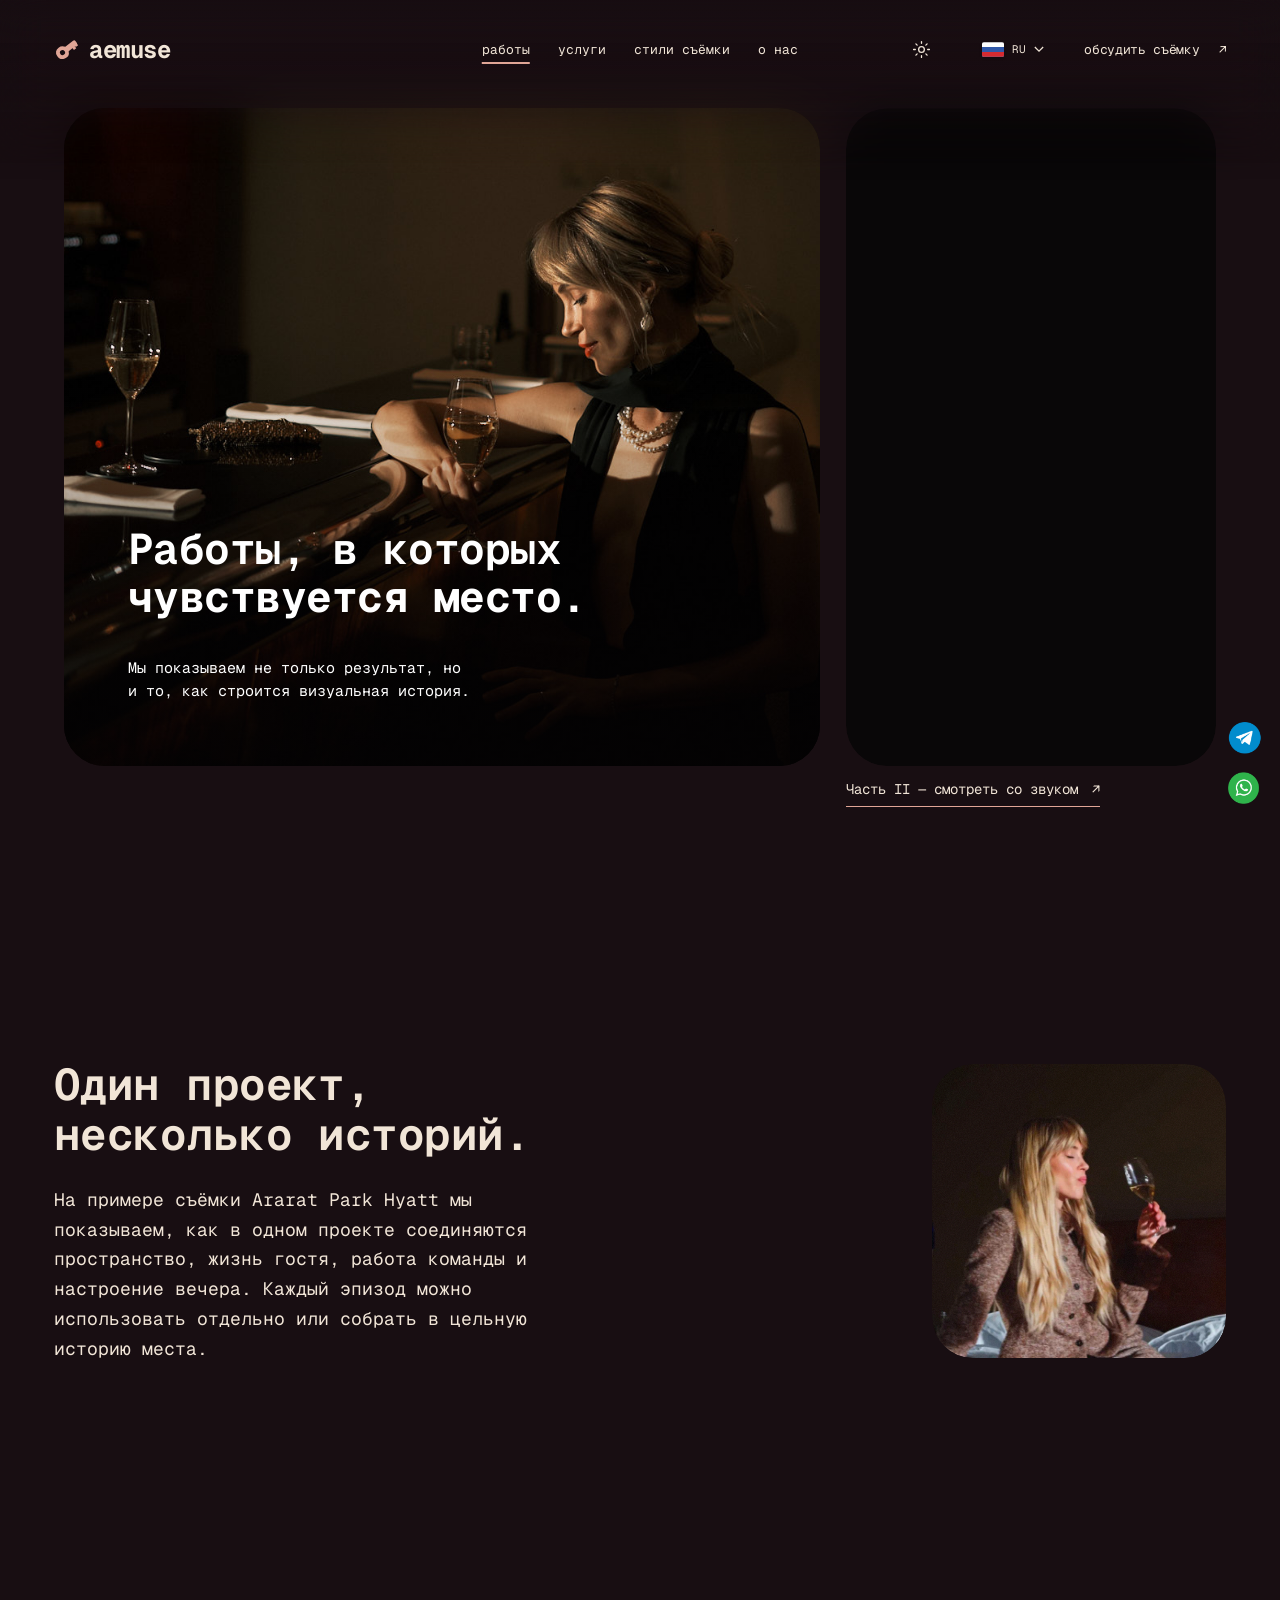
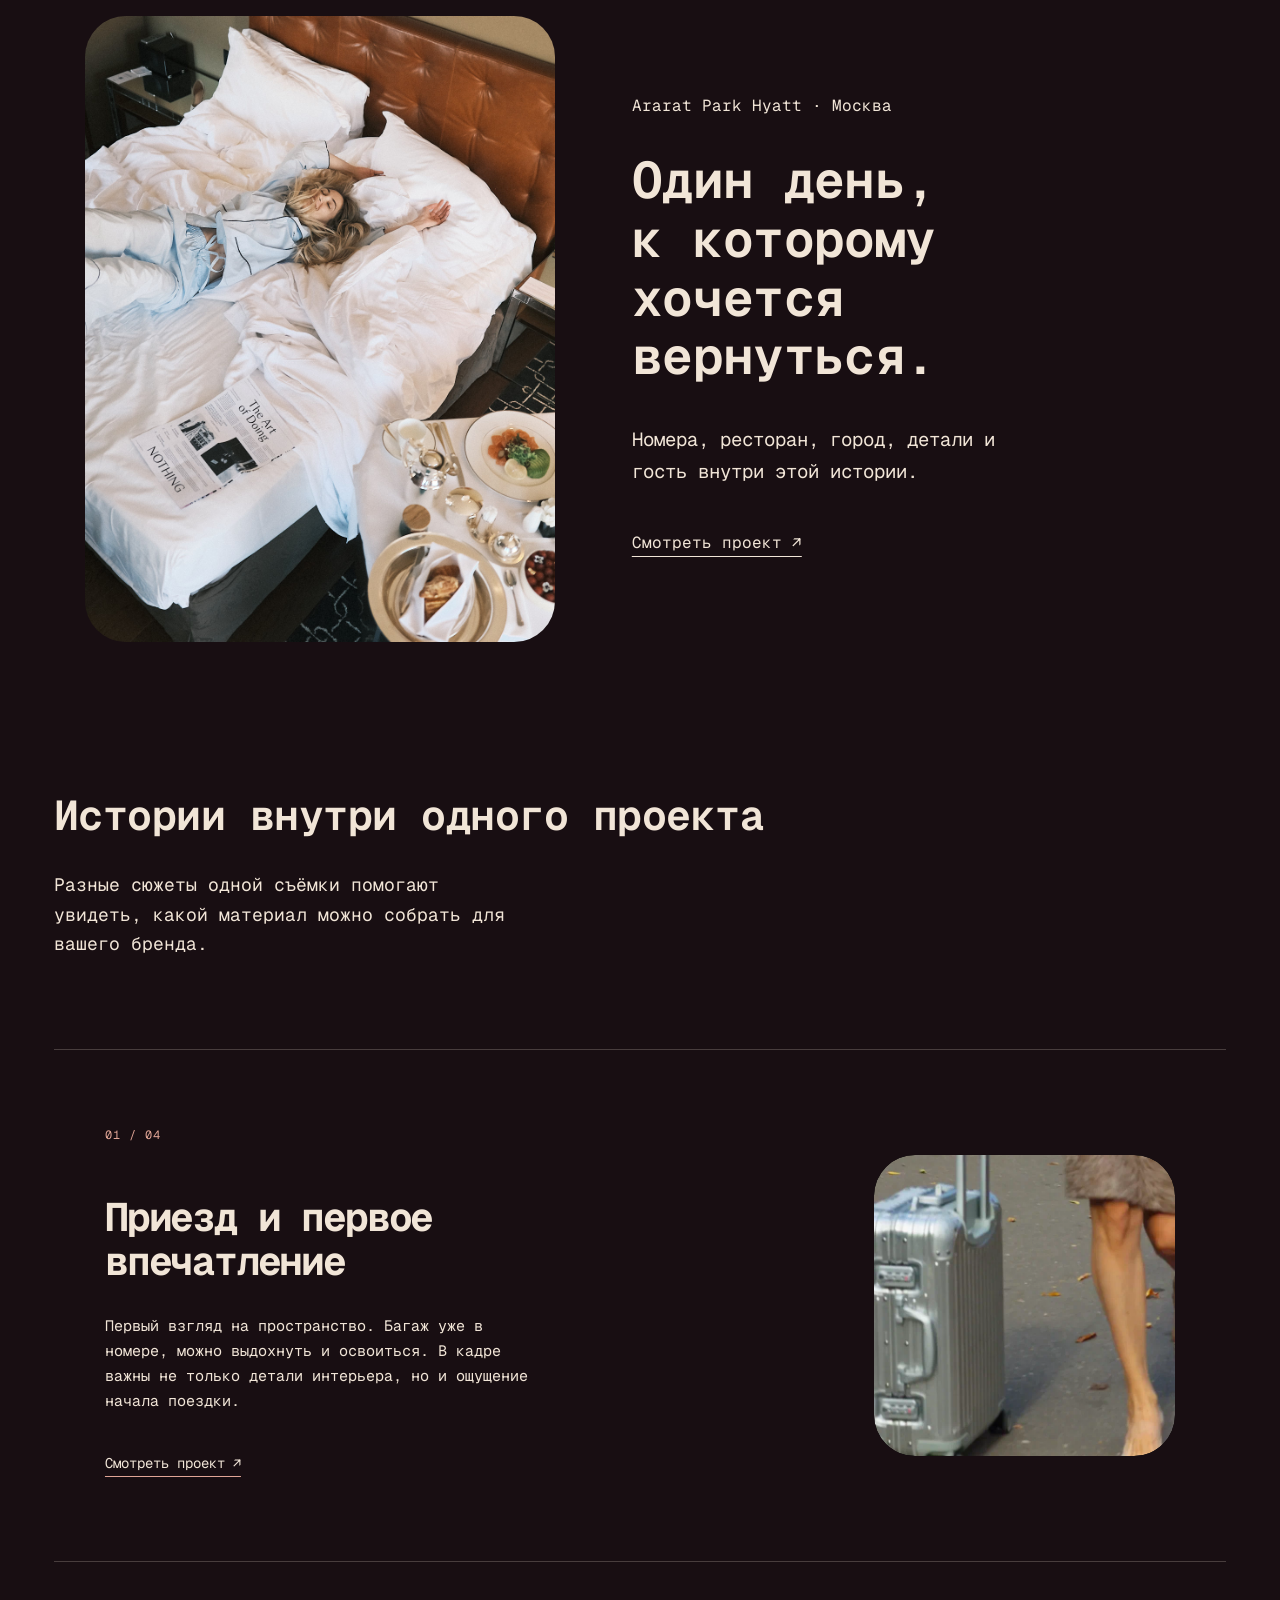
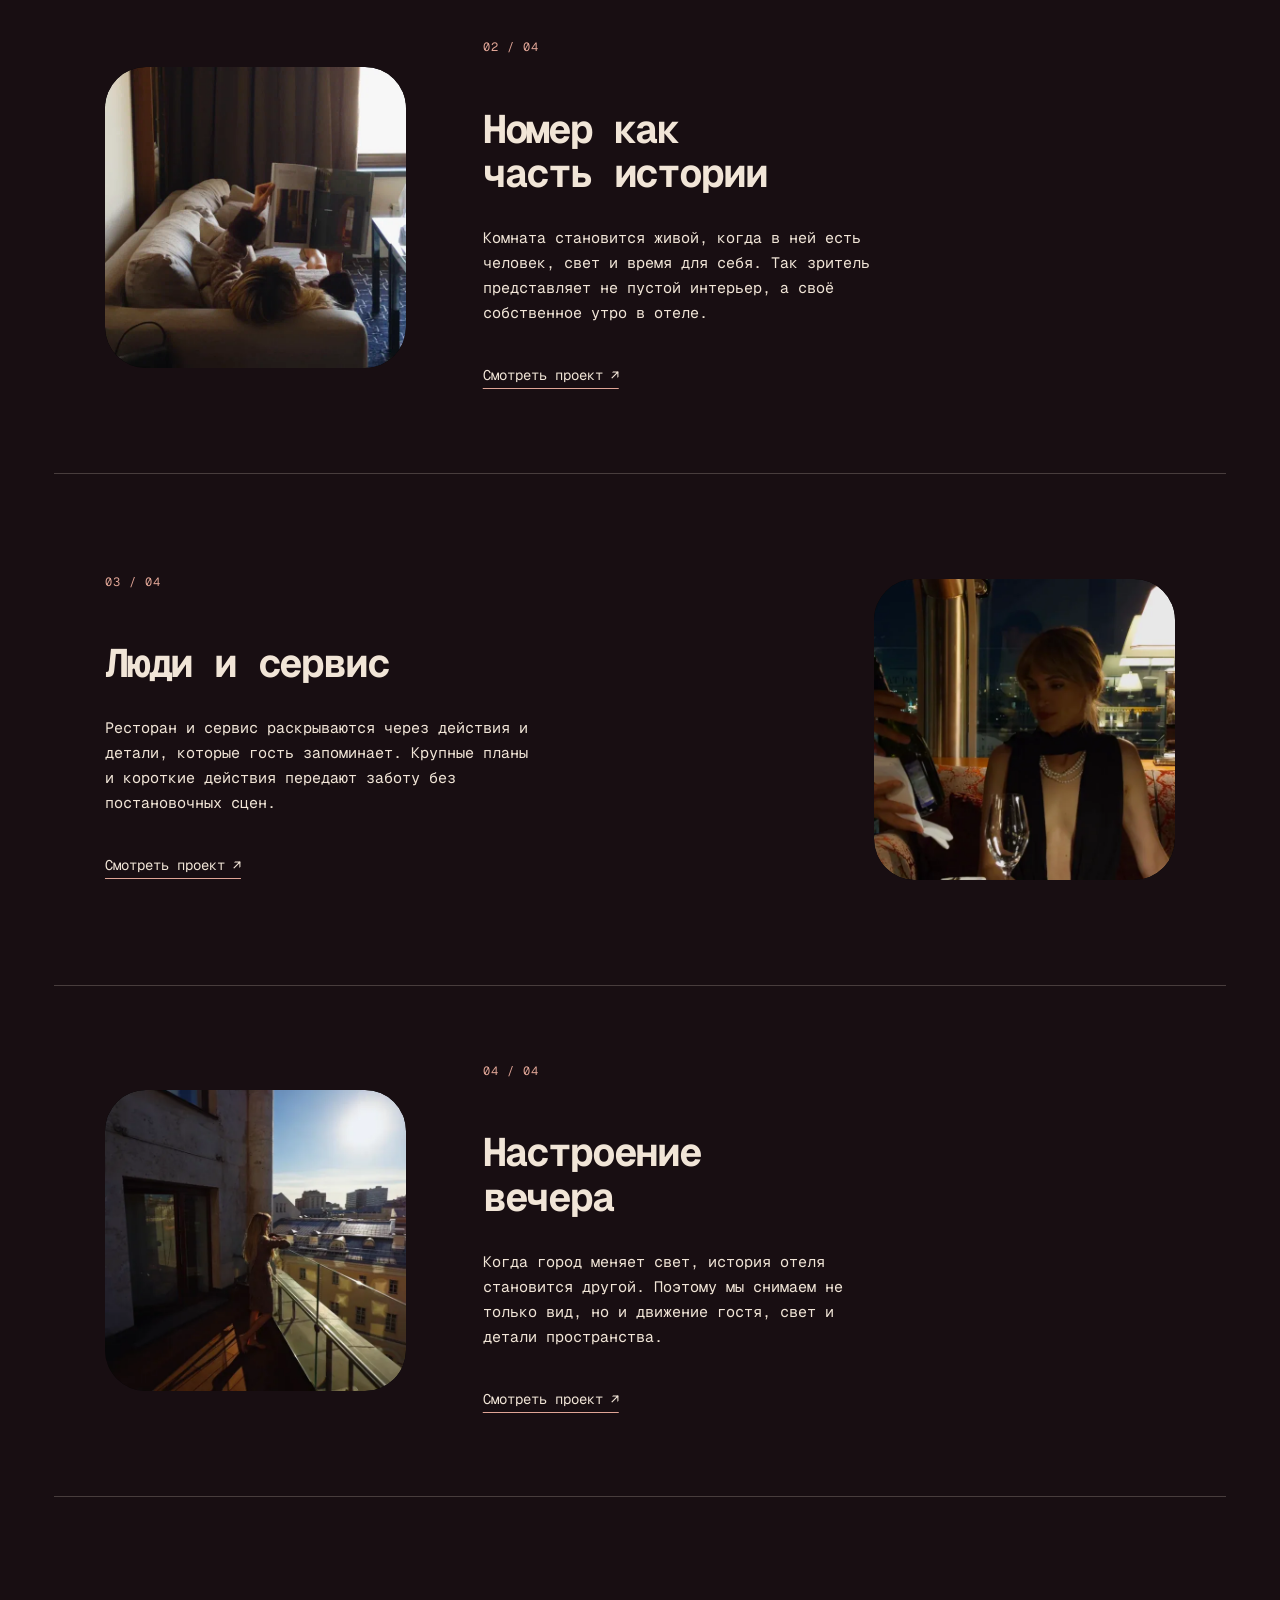
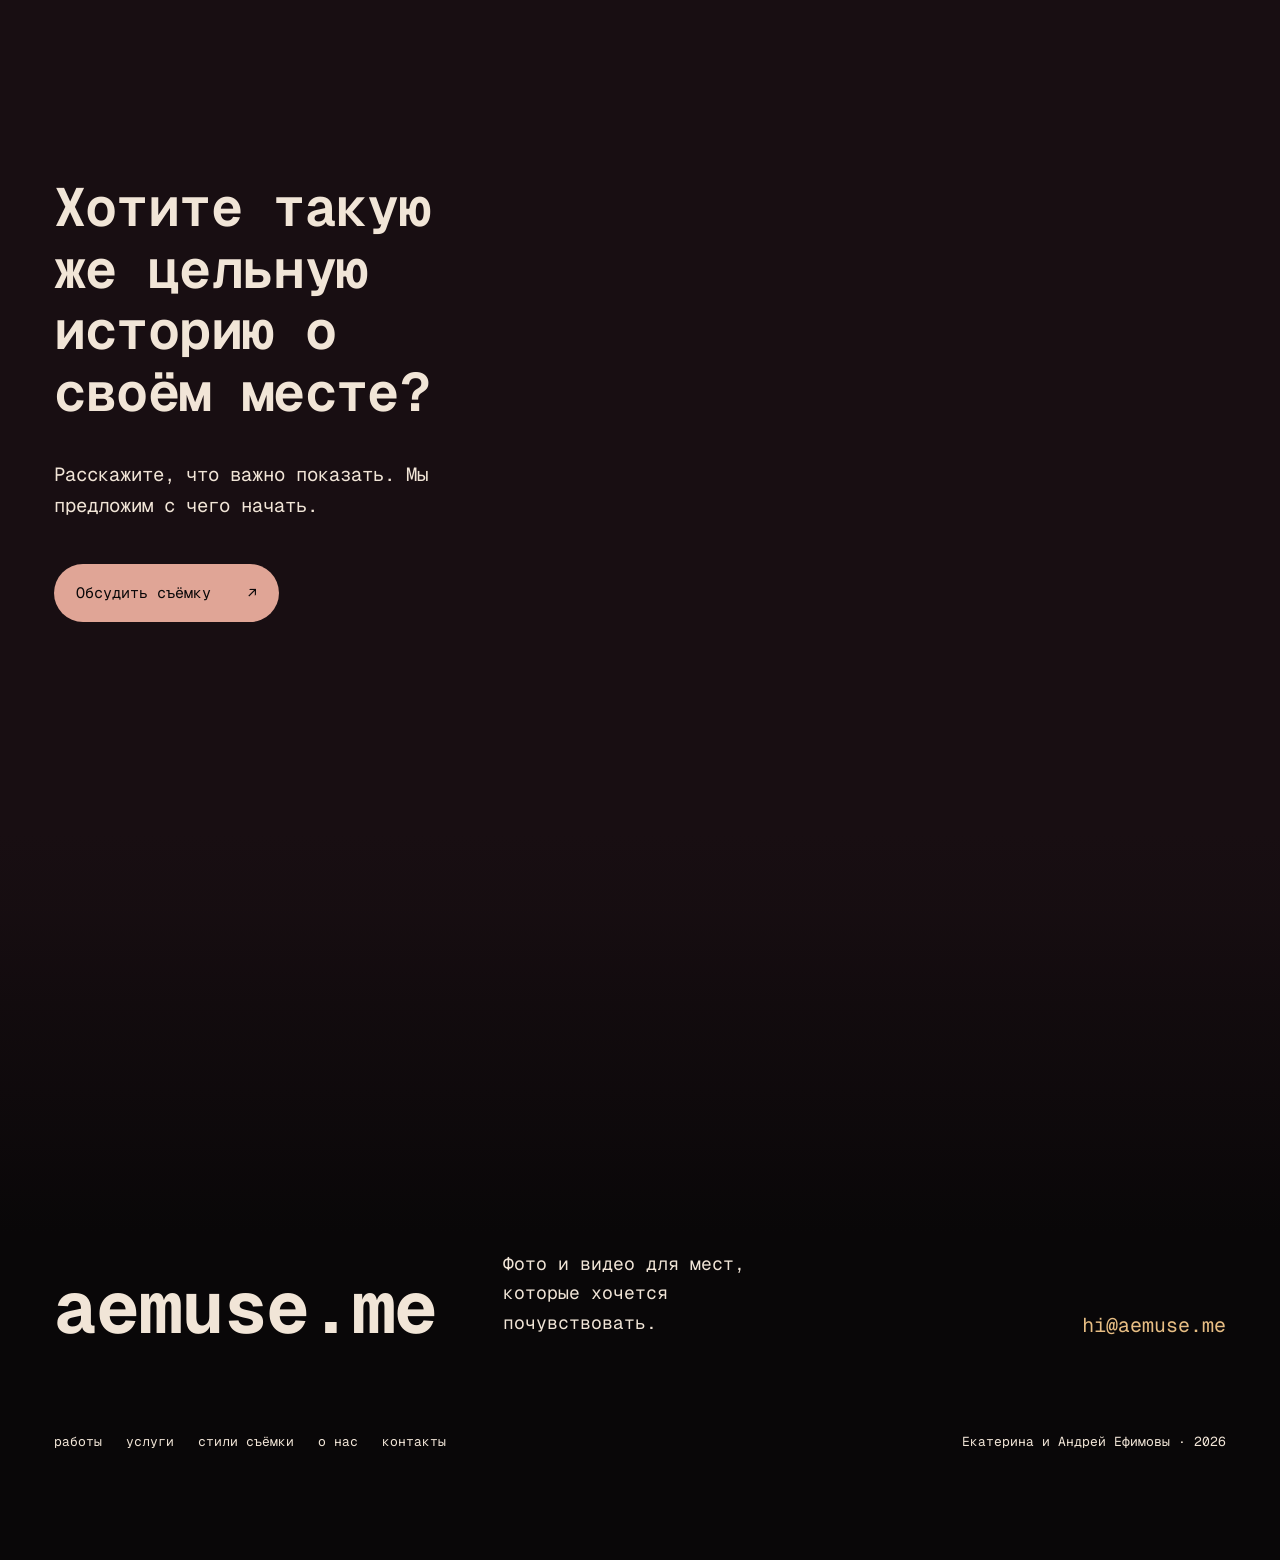
<file: work.html>
<!doctype html>
<html lang="ru">
<head>
  <meta charset="utf-8"><meta name="viewport" content="width=device-width, initial-scale=1">
  <meta name="theme-color" content="#180e12"><meta name="description" content="Реальные фотографии и проект AEMUSE для Ararat Park Hyatt.">
  <title>Работы — AEMUSE</title>
  <link rel="icon" href="favicon.svg" type="image/svg+xml">
  <script>try{document.documentElement.dataset.siteTheme=localStorage.getItem('aemuse-theme')==='light'?'light':'dark'}catch{document.documentElement.dataset.siteTheme='dark'}</script><link rel="stylesheet" href="style.css?v=20261027c"><link rel="stylesheet" href="multi.css?v=20261027c"><link rel="stylesheet" href="bold.css?v=20261105d"><link rel="stylesheet" href="theme.css?v=20261105c"><script src="script.js?v=20261105a" defer></script><script src="i18n-extra.js?v=20261105c" defer></script><script src="i18n.js?v=20261105c" defer></script>
</head>
<body data-page="work" data-header-tone="light">
  <header class="site-header" id="site-header"></header>
  <main>
    <section class="mp-work-open" data-tone="dark" aria-label="Работы и фильм Ararat Park Hyatt">
      <div class="mp-work-hero"><img src="media/ararat/LEON1802.jpg" alt="Вечерний кадр съёмки Ararat Park Hyatt" width="1080" height="810" fetchpriority="high"><div><h1>Работы, в которых<br><em>чувствуется место.</em></h1><p>Мы показываем не только результат, но и то, как строится визуальная история.</p></div></div>
      <div class="mp-work-teaser"><iframe src="https://player.mux.com/Aqoqg01O1tojdlOsgHrMk95EMH2lPNOV8kC01bMGWYXK00?accent-color=%23e8be84&autoplay=muted&muted=true&loop=true&playsinline=true&metadata-video-title=Ararat%20Park%20Hyatt%20%E2%80%94%20%D1%87%D0%B0%D1%81%D1%82%D1%8C%20I" title="Ararat Park Hyatt — часть I, видео без звука" allow="autoplay; encrypted-media; picture-in-picture; fullscreen" allowfullscreen></iframe></div><a class="mp-work-film-link" href="ararat.html#films">Часть II — смотреть со звуком <span aria-hidden="true">↗</span></a>
    </section>
    <section class="mp-work-intro" data-tone="dark"><div class="mp-wrap mp-work-intro-layout"><div class="mp-work-intro-copy"><h2>Один проект, несколько историй.</h2><p>На примере съёмки Ararat Park Hyatt мы показываем, как в одном проекте соединяются пространство, жизнь гостя, работа команды и настроение вечера. Каждый эпизод можно использовать отдельно или собрать в цельную историю места.</p></div><figure class="mp-motion-frame"><img src="mux-evening-crop.webp" alt="Гостья собирается к вечернему выходу" width="640" height="640" loading="lazy"></figure></div></section>
    <a class="mp-featured-project" href="ararat.html" data-tone="light"><img src="media/ararat/LEON3246.jpg" alt="Гостья в номере Ararat Park Hyatt" width="1080" height="1440" loading="lazy"><div><span>Ararat Park Hyatt · Москва</span><h2>Один день, к которому хочется вернуться.</h2><p>Номера, ресторан, город, детали и гость внутри этой истории.</p><span class="mp-project-link">Смотреть проект ↗</span></div></a>
    <section class="mp-work-scenes" data-tone="dark"><div class="mp-wrap"><h2>Истории внутри одного проекта</h2><p>Разные сюжеты одной съёмки помогают увидеть, какой материал можно собрать для вашего бренда.</p>
      <div class="mp-story-list">
        <article class="mp-story-row"><div class="mp-story-copy"><span class="mp-story-number">01 / 04</span><h3>Приезд и первое впечатление</h3><p>Первый взгляд на пространство. Багаж уже в номере, можно выдохнуть и освоиться. В кадре важны не только детали интерьера, но и ощущение начала поездки.</p><a class="mp-line-link" href="ararat.html#arrival">Смотреть проект ↗</a></div><figure class="mp-story-motion"><img src="mux-arrival-crop.webp" alt="Приезд гостьи в отель" width="640" height="640" loading="lazy"></figure></article>
        <article class="mp-story-row"><div class="mp-story-copy"><span class="mp-story-number">02 / 04</span><h3>Номер как часть истории</h3><p>Комната становится живой, когда в ней есть человек, свет и время для себя. Так зритель представляет не пустой интерьер, а своё собственное утро в отеле.</p><a class="mp-line-link" href="ararat.html#morning">Смотреть проект ↗</a></div><figure class="mp-story-motion"><img src="mux-room-story-crop.webp" alt="Гостья отдыхает в номере" width="640" height="640" loading="lazy"></figure></article>
        <article class="mp-story-row"><div class="mp-story-copy"><span class="mp-story-number">03 / 04</span><h3>Люди и сервис</h3><p>Ресторан и сервис раскрываются через действия и детали, которые гость запоминает. Крупные планы и короткие действия передают заботу без постановочных сцен.</p><a class="mp-line-link" href="ararat.html#service">Смотреть проект ↗</a></div><figure class="mp-story-motion"><img src="mux-restaurant-crop.webp" alt="Сцена сервиса в ресторане" width="640" height="640" loading="lazy"></figure></article>
        <article class="mp-story-row"><div class="mp-story-copy"><span class="mp-story-number">04 / 04</span><h3>Настроение вечера</h3><p>Когда город меняет свет, история отеля становится другой. Поэтому мы снимаем не только вид, но и движение гостя, свет и детали пространства.</p><a class="mp-line-link" href="ararat.html#evening">Смотреть проект ↗</a></div><figure class="mp-story-motion"><img src="mux-terrace-story-crop.webp" alt="Гостья выходит на террасу вечером" width="640" height="640" loading="lazy"></figure></article>
      </div>
    </div></section>
    <section class="mp-next" data-tone="dark"><div class="mp-wrap"><h2>Хотите такую же цельную историю о своём месте?</h2><p>Расскажите, что важно показать. Мы предложим с чего начать.</p><a class="button button-dark" href="contact.html">Обсудить съёмку <span aria-hidden="true">↗</span></a></div></section>
  </main>
  <footer class="mp-footer" id="site-footer"></footer>
</body>
</html>
</file>
<file: style.css>
@font-face{font-family:Prata;src:url('fonts/Prata-Regular.ttf') format('truetype');font-display:swap}
@font-face{font-family:Manrope;src:url('fonts/Manrope-Variable.ttf') format('truetype');font-display:swap}
:root{--night:#211e1b;--warm:#ede8df;--paper:#f8f5ee;--wine:#653d39;--ink:#25211e;--pale:#d7c9b8;--ease-out:cubic-bezier(.23,1,.32,1);--ease-in-out:cubic-bezier(.77,0,.175,1)}
*{box-sizing:border-box}html{scroll-behavior:smooth}body{margin:0;background:var(--night);color:var(--ink);font-family:Manrope,Arial,sans-serif}body,button,a{font-family:Manrope,Arial,sans-serif}img{display:block;max-width:100%}a{color:inherit;text-decoration:none}button{cursor:pointer}::selection{background:var(--wine);color:var(--paper)}:focus-visible{outline:3px solid #cfb6a6;outline-offset:5px}h1,h2,h3,p,figure{margin:0}h1,h2,h3{font-family:Prata,Georgia,serif;font-weight:400;letter-spacing:-.035em;line-height:1.08;text-wrap:balance}p{line-height:1.65}main{overflow:hidden}svg{display:block}
.preview-note{position:fixed;z-index:100;right:12px;bottom:12px;padding:8px 11px;background:var(--paper);color:var(--ink);font-size:11px;line-height:1.25}
.site-header{position:fixed;z-index:50;top:0;left:0;right:0;min-height:85px;padding:19px 3vw;display:grid;grid-template-columns:1fr auto 1fr;align-items:center;color:white;transition:background .35s var(--ease-out),color .35s var(--ease-out)}.site-header[data-scrolled=true]{background:var(--night)}.brand{display:flex;align-items:center;gap:9px;width:max-content;font-size:28px;font-weight:700;letter-spacing:-.07em;line-height:1}.brand svg{width:27px;height:27px}.site-header nav{display:flex;gap:30px;font-size:14px}.header-contact{justify-self:end;font-size:14px}.header-contact span,.button span,.text-link span{margin-left:12px}.site-header[data-theme=dark]{color:var(--ink);background:var(--warm)}.site-header[data-theme=light]{color:white;background:var(--night)}
.hero{position:relative;min-height:100svh;color:white;display:flex;align-items:flex-end}.hero-image,.hero-shade{position:absolute;inset:0}.hero-image{overflow:hidden}.hero-image img{width:100%;height:100%;object-fit:cover;object-position:center 38%;animation:hero-breathe 23s linear infinite alternate}.hero-shade{background:rgba(19,17,16,.42)}.hero-content{position:relative;z-index:2;width:min(800px,70vw);padding:170px 3vw 120px}.hero h1{font-size:clamp(42px,5vw,82px);max-width:17ch}.hero p{font-size:clamp(16px,1.25vw,20px);max-width:43ch;margin:36px 0}.button{display:inline-flex;align-items:center;justify-content:space-between;min-height:58px;padding:16px 22px;font-size:15px;font-weight:600;transition:background .2s ease,color .2s ease,transform .2s var(--ease-out)}.button-light{background:var(--paper);color:var(--ink)}.button-dark{background:var(--wine);color:white}.hero-bottom{position:absolute;z-index:2;left:3vw;right:3vw;bottom:25px;display:flex;justify-content:space-between;gap:20px;font-size:13px}.hero-content>*{animation:hero-copy .85s var(--ease-out) both}.hero-content p{animation-delay:.12s}.hero-content .button{animation-delay:.23s}
.chapter{position:relative}.intro{background:var(--warm);display:grid;grid-template-columns:1fr .95fr;gap:9vw;align-items:center;padding:155px 3vw 170px}.intro-copy{padding-left:4vw}.intro h2,.section-heading h2,.moments h2,.case h2,.founders h2,.contact h2{font-size:clamp(40px,4.25vw,68px)}.intro-copy p{font-size:clamp(18px,1.4vw,23px);margin-top:40px;max-width:31ch}.intro-photo{position:relative;max-height:820px}.intro-photo img{width:100%;max-height:750px;object-fit:cover}.intro-photo figcaption{padding:15px 0;font-size:14px;color:#6d5e55}
.formats{background:var(--paper);padding:130px 3vw 165px}.section-heading{display:grid;grid-template-columns:1fr 1fr;align-items:end;gap:8vw;margin-bottom:130px}.section-heading h2{max-width:11ch}.section-heading p{font-size:19px;max-width:40ch}.format{display:grid;grid-template-columns:1.15fr .85fr;min-height:650px;gap:10vw;align-items:center;margin-bottom:175px}.format:last-child{margin-bottom:0}.format:nth-of-type(odd){grid-template-columns:.85fr 1.15fr}.format:nth-of-type(odd) .format-image{order:2}.format-image{height:min(65vw,760px);max-height:780px;overflow:hidden}.format-image img{width:100%;height:100%;object-fit:cover;transition:transform 1.2s var(--ease-out)}.format-text{max-width:480px}.format h3{font-size:clamp(35px,3.7vw,58px)}.format p{font-size:18px;margin-top:30px}.format span{display:block;margin-top:40px;font-size:14px;color:var(--wine);font-weight:700}.format-film .format-image{height:690px}.format-film .format-image img{object-position:center 25%}
.moments{background:var(--night);color:var(--paper);padding:135px 0 145px}.moments-head{padding:0 3vw;display:flex;justify-content:space-between;gap:60px;align-items:end}.moments-head h2{max-width:17ch}.moments-head p{max-width:43ch;font-size:18px;margin-top:28px}.moment-controls{display:flex;gap:10px}.moment-arrow{width:54px;height:54px;border:0;background:var(--paper);color:var(--night);font-size:24px;transition:background .2s ease,transform .2s var(--ease-out)}.moment-strip{display:flex;gap:22px;overflow-x:auto;scroll-snap-type:x mandatory;scrollbar-width:none;padding:70px 3vw 34px}.moment-strip::-webkit-scrollbar{display:none}.moment-strip figure{flex:0 0 clamp(240px,25vw,390px);scroll-snap-align:start}.moment-strip figure:nth-child(even){padding-top:85px}.moment-strip img{width:100%;height:clamp(330px,38vw,530px);object-fit:cover}.moment-strip figcaption{font-size:17px;margin-top:18px}.moment-progress{margin:30px 3vw 0;height:5px;background:#655d55}.moment-progress span{display:block;height:100%;width:20%;background:var(--paper);transform-origin:left;transition:transform .2s linear}
.case{background:var(--warm);min-height:880px;display:grid;grid-template-columns:1.2fr .8fr;align-items:center;gap:8vw;padding:100px 3vw}.case-image{height:min(70vw,780px);overflow:hidden}.case-image img{width:100%;height:100%;object-fit:cover;object-position:center 35%}.case-copy{max-width:540px;padding-right:3vw}.case-copy p{font-size:18px;margin:35px 0 45px}.text-link{font-size:16px;font-weight:700;border-bottom:2px solid currentColor;padding-bottom:10px}
.founders{background:#4b3931;color:var(--paper);min-height:850px;display:grid;grid-template-columns:1fr .95fr;gap:5vw;align-items:end;padding:120px 3vw 0}.founders-copy{align-self:center;padding-left:4vw;padding-bottom:80px;max-width:630px}.founders h2{max-width:14ch}.founders p{font-size:18px;max-width:43ch;margin-top:34px}.founders>img{width:100%;max-height:800px;object-fit:contain;object-position:bottom}
.contact{height:100svh;min-height:730px;background:var(--night)}.contact>img{width:100%;height:100%;object-fit:cover;object-position:center 50%}.contact-panel{position:absolute;top:50%;right:5vw;transform:translateY(-50%);background:var(--paper);width:min(500px,42vw);padding:48px}.contact h2{font-size:clamp(34px,3.3vw,54px)}.contact p{font-size:17px;margin:25px 0 35px}.contact .button{width:100%}.phone{display:block;margin-top:25px;font-size:14px}
footer{display:grid;grid-template-columns:1fr 1fr auto;gap:40px;align-items:end;background:var(--night);color:var(--paper);padding:75px 3vw 35px}footer span{font-weight:700;font-size:clamp(72px,13vw,220px);letter-spacing:-.08em;line-height:.8;grid-column:1/-1}footer p{max-width:24ch;font-size:18px}footer a{font-size:18px}
@keyframes hero-breathe{from{transform:scale(1.02) translateX(-.7%)}to{transform:scale(1.12) translateX(1.5%)}}@keyframes hero-copy{from{opacity:0;transform:translateY(20px)}to{opacity:1;transform:none}}[data-enter]{opacity:1;transform:none}@media(prefers-reduced-motion:no-preference){[data-enter]{opacity:0;transform:translateY(28px);transition:opacity .8s var(--ease-out),transform .8s var(--ease-out)}[data-enter][data-visible=true]{opacity:1;transform:none}.format:nth-of-type(odd)[data-enter]{transition-delay:.05s}}
@media(hover:hover) and (pointer:fine){.button:hover,.moment-arrow:hover{transform:translateY(-3px)}.button-light:hover,.moment-arrow:hover{background:#ded5c9}.button-dark:hover{background:#492b28}.site-header a:hover,.text-link:hover,footer a:hover{opacity:.75}.format:hover .format-image img{transform:scale(1.035)}}
@media(max-width:900px){.site-header{grid-template-columns:1fr auto;padding:16px 4vw}.site-header nav{display:none}.hero-content{width:min(680px,88vw);padding-left:4vw}.hero-bottom{left:4vw;right:4vw}.intro,.case{gap:5vw}.intro-copy{padding-left:0}.format{gap:5vw}.founders-copy{padding-left:0}.contact-panel{right:4vw;width:min(500px,52vw)}}
@media(max-width:640px){.preview-note{left:8px;right:8px;bottom:8px;text-align:center}.site-header{min-height:66px}.brand{font-size:24px}.brand svg{width:23px;height:23px}.header-contact{font-size:12px;max-width:135px;text-align:right}.hero{min-height:780px;height:100svh}.hero-image img{object-position:62% center}.hero-shade{background:rgba(19,17,16,.5)}.hero-content{width:100%;padding:110px 20px 120px}.hero h1{font-size:clamp(39px,9vw,58px);max-width:none}.hero p{font-size:16px;max-width:33ch;margin:22px 0 27px}.hero-bottom{left:20px;right:20px;bottom:22px;font-size:11px}.hero-bottom span:last-child{display:none}.button{width:100%;min-height:55px;font-size:14px}.intro{display:block;padding:100px 20px}.intro h2,.section-heading h2,.moments h2,.case h2,.founders h2,.contact h2{font-size:clamp(35px,9vw,52px)}.intro-copy p{font-size:17px;margin-top:28px}.intro-photo{margin-top:60px}.intro-photo img{height:470px;object-fit:cover}.formats{padding:100px 20px}.section-heading{display:block;margin-bottom:85px}.section-heading p{font-size:17px;margin-top:27px}.format,.format:nth-of-type(odd){display:flex;flex-direction:column;gap:32px;margin-bottom:110px;min-height:0;align-items:stretch}.format:nth-of-type(odd) .format-image{order:0}.format-image,.format-film .format-image{height:520px;max-height:68svh}.format h3{font-size:clamp(34px,8vw,48px)}.format p{font-size:16px;margin-top:22px}.format span{margin-top:24px}.moments{padding:100px 0}.moments-head{padding:0 20px;display:block}.moments-head p{font-size:16px;margin-top:22px}.moment-controls{display:none}.moment-strip{gap:14px;padding:50px 20px 25px}.moment-strip figure{flex-basis:72vw}.moment-strip figure:nth-child(even){padding-top:35px}.moment-strip img{height:390px}.moment-strip figcaption{font-size:15px}.moment-progress{margin:20px 20px 0}.case{display:flex;flex-direction:column;gap:50px;padding:0 0 100px;min-height:0;align-items:stretch}.case-image{height:65svh}.case-copy{padding:0 20px}.case-copy p{font-size:16px;margin:26px 0 34px}.founders{min-height:0;display:flex;flex-direction:column;gap:0;padding:95px 20px 0}.founders-copy{padding-bottom:30px}.founders p{font-size:16px;margin-top:22px}.founders>img{max-height:520px}.contact{height:auto;min-height:0;padding-bottom:110px}.contact>img{height:70svh;min-height:500px;object-position:55% center}.contact-panel{position:relative;top:auto;right:auto;transform:none;width:calc(100% - 40px);margin:-110px auto 0;padding:28px}.contact p{font-size:16px}.phone{font-size:13px}footer{display:block;padding:80px 20px 100px}footer span{display:block;font-size:20vw;margin-bottom:45px}footer p{margin-bottom:30px;font-size:16px}footer a{font-size:16px}}
@media(prefers-reduced-motion:reduce){html{scroll-behavior:auto}.hero-image img{animation:none}.hero-content>*{animation:none}[data-enter]{opacity:1;transform:none;transition:none}.site-header,.button,.moment-arrow,.format-image img,.moment-progress span{transition:none}}
</file>
<file: multi.css>
:root{--mp-gutter:clamp(20px,4.2vw,78px)}
html{scroll-padding-top:90px}
body{background:var(--paper)}
.mp-wrap{width:calc(100% - var(--mp-gutter)*2);max-width:1600px;margin-inline:auto}
.site-header{padding-inline:var(--mp-gutter);grid-template-columns:1fr auto 1fr;min-height:78px}
.site-header nav{gap:clamp(18px,2.2vw,38px)}
.site-header nav a[aria-current=page]{text-decoration:underline;text-underline-offset:8px;text-decoration-thickness:1px}
.site-header .brand{font-size:27px}
.mp-menu-toggle,.site-header .mp-mobile-nav{display:none}
.preview-note{font-size:10px}
h1,h2,h3{letter-spacing:-.025em}
main{overflow:clip}
.mp-home-hero .hero-content{padding-left:var(--mp-gutter)}
.mp-home-hero .hero-bottom{left:var(--mp-gutter);right:var(--mp-gutter)}
.mp-home-thesis{background:var(--warm);padding:clamp(100px,13vw,210px) 0}
.mp-thesis-grid{display:grid;grid-template-columns:1.1fr .8fr;align-items:start;gap:10vw}
.mp-thesis-grid h2,.mp-home-close h2,.mp-next h2{font-size:clamp(42px,5vw,78px);max-width:14ch}
.mp-thesis-grid p{font-size:clamp(18px,1.6vw,24px);max-width:32ch;margin:1vw 0 50px}
.mp-line-link{display:inline-block;text-decoration:underline;text-underline-offset:8px;padding-bottom:11px;font-size:16px;font-weight:700}
.mp-line-link span{margin-left:20px}
.mp-entry-grid{display:grid;grid-template-columns:repeat(3,1fr);gap:0;background:var(--night)}
.mp-entry{position:relative;min-height:clamp(550px,60vw,820px);padding:35px;display:flex;flex-direction:column;justify-content:flex-end;color:white;overflow:hidden;isolation:isolate}
.mp-entry::after{content:"";position:absolute;inset:0;background:rgba(10,8,7,.48);z-index:-1}
.mp-entry img{position:absolute;inset:0;width:100%;height:100%;object-fit:cover;z-index:-2;transition:transform 1.2s var(--ease-out)}
.mp-entry h2{font-size:clamp(34px,3.2vw,58px);line-height:1.1}
.mp-entry p{font-size:16px;line-height:1.5;max-width:29ch;margin-top:25px;min-height:4.5em}
.mp-entry-arrow{font-weight:400;font-size:28px;margin-top:35px}
.mp-home-feature{position:relative;min-height:880px;display:flex;align-items:center;color:white;background:var(--night);isolation:isolate}
.mp-home-feature::after{content:"";position:absolute;inset:0;background:rgba(15,12,10,.4);z-index:-1}
.mp-home-feature>img{position:absolute;inset:0;width:100%;height:100%;object-fit:cover;object-position:center 39%;z-index:-2}
.mp-home-feature>div{padding:130px var(--mp-gutter);width:min(740px,70vw)}
.mp-home-feature h2{font-size:clamp(48px,5vw,78px)}
.mp-home-feature p{font-size:20px;max-width:40ch;margin:38px 0}
.mp-home-close{background:var(--paper);padding:150px 0 165px}
.mp-home-close p,.mp-next p{font-size:19px;margin:35px 0 42px;max-width:35ch}
.mp-footer{display:block;background:var(--night);color:var(--paper);padding:90px var(--mp-gutter) 110px}
.mp-footer-top{display:grid;grid-template-columns:1.2fr 1fr 1fr;gap:40px;align-items:end;padding-bottom:65px;}
.mp-footer-brand{font-size:clamp(65px,13vw,210px);line-height:.8;letter-spacing:-.075em;font-weight:700}
.mp-footer p{font-size:18px;max-width:27ch}
.mp-footer-top>a:last-child{justify-self:end;font-size:20px}
.mp-footer-bottom{display:flex;justify-content:space-between;gap:30px;padding-top:30px;font-size:13px}
.mp-footer-bottom nav{display:flex;flex-wrap:wrap;gap:24px}
.mp-footer-bottom a{font-size:13px}
.mp-footer span{font-size:inherit;font-weight:inherit;letter-spacing:normal;line-height:inherit;grid-column:auto;margin:0}
.mp-page-lead{background:var(--warm);padding:150px 0 95px}
.mp-lead-grid{display:grid;grid-template-columns:1fr .83fr;gap:8vw;align-items:center}
.mp-lead-grid h1{font-size:clamp(46px,5.7vw,92px);max-width:12ch}
.mp-lead-grid p{font-size:clamp(18px,1.5vw,23px);max-width:36ch;margin-top:45px}
.mp-lead-grid img{width:100%;height:min(65vw,720px);object-fit:cover}
.mp-jump-nav{display:flex;gap:40px;align-items:center;flex-wrap:wrap;padding-block:35px;font-size:15px;font-weight:700}
.mp-jump-nav a{text-decoration:underline;text-underline-offset:6px;text-decoration-color:transparent}
.mp-service-detail{display:grid;grid-template-columns:1fr 1.05fr;gap:10vw;align-items:center;padding-block:140px;}
.mp-service-detail.mp-service-reverse{grid-template-columns:1.05fr 1fr}
.mp-service-reverse figure{order:-1}
.mp-service-copy{max-width:570px}
.mp-service-detail h2{font-size:clamp(41px,4.2vw,70px)}
.mp-service-copy>p{font-size:18px;margin:32px 0 38px}
.mp-service-copy dl,.mp-style-story dl{margin:0 0 38px}
.mp-service-copy dl div,.mp-style-story dl div{display:grid;grid-template-columns:150px 1fr;gap:24px;padding:20px 0;}
.mp-service-copy dt,.mp-style-story dt{font-size:14px;font-weight:700}
.mp-service-copy dd,.mp-style-story dd{margin:0;font-size:16px;line-height:1.55}
.mp-service-detail figure{margin:0}
.mp-service-detail figure img{width:100%;height:min(67vw,780px);object-fit:cover}
.mp-service-detail figcaption,.mp-honest-note{font-size:13px;color:#655950;line-height:1.6}
.mp-service-detail figcaption{padding-top:12px}
.mp-service-copy .mp-honest-note{font-size:13px;margin:0;color:#655950}
.mp-process{background:var(--night);color:var(--paper);padding:150px 0}
.mp-process h2,.mp-style-choice h2,.mp-work-scenes h2,.mp-about-method h2,.mp-contact-guide h2{font-size:clamp(43px,4.5vw,72px)}
.mp-process-grid{display:grid;grid-template-columns:repeat(3,1fr);gap:7vw;margin-top:95px}
.mp-process-grid>div{padding-top:23px}
.mp-process-grid h3{font-size:27px}
.mp-process-grid p{font-size:16px;margin-top:24px;max-width:32ch}
.mp-next{background:var(--paper);padding:130px 0 150px}
.mp-style-hero,.mp-work-hero,.mp-case-hero,.mp-contact-hero{position:relative;min-height:95svh;display:flex;align-items:end;color:white;background:var(--night);isolation:isolate}
.mp-style-hero::after,.mp-work-hero::after,.mp-case-hero::after,.mp-contact-hero::after{content:"";position:absolute;inset:0;background:rgba(12,10,9,.46);z-index:-1}
.mp-style-hero>img,.mp-work-hero>img,.mp-case-hero>img,.mp-contact-hero>img{position:absolute;inset:0;width:100%;height:100%;object-fit:cover;z-index:-2}
.mp-style-hero>img{object-position:center 35%}
.mp-work-hero>img,.mp-case-hero>img{object-position:center 40%}
.mp-style-hero>div,.mp-work-hero>div,.mp-case-hero>div{padding:150px var(--mp-gutter) 100px;max-width:940px}
.mp-style-hero h1,.mp-work-hero h1,.mp-case-hero h1,.mp-contact-hero h1{font-size:clamp(49px,6vw,98px)}
.mp-style-hero p,.mp-work-hero p,.mp-case-hero p,.mp-contact-hero p{font-size:clamp(18px,1.6vw,24px);max-width:38ch;margin-top:35px}
.mp-style-intro,.mp-work-intro,.mp-case-intro,.mp-about-belief{padding:150px 0;background:var(--warm)}
.mp-style-intro .mp-wrap,.mp-work-intro .mp-wrap,.mp-case-intro .mp-wrap,.mp-about-belief .mp-wrap{display:grid;grid-template-columns:1fr .9fr;gap:10vw}
.mp-style-intro h2,.mp-work-intro h2,.mp-case-intro h2,.mp-about-belief h2{font-size:clamp(39px,4.3vw,70px)}
.mp-style-intro p,.mp-work-intro p,.mp-case-intro p,.mp-about-belief p{font-size:18px;max-width:40ch}
.mp-style-story{display:grid;grid-template-columns:1fr .9fr;gap:9vw;align-items:center;padding-block:130px;}
.mp-style-alt{grid-template-columns:.9fr 1fr}
.mp-style-alt figure{order:2}
.mp-style-story figure{margin:0}
.mp-style-story img{width:100%;height:min(70vw,790px);object-fit:cover}
.mp-style-story h2{font-size:clamp(43px,4.3vw,70px);max-width:13ch}
.mp-style-story p{font-size:17px;max-width:44ch;margin-top:26px}
.mp-style-story .mp-style-promise{font-family:Prata,Georgia,serif;font-size:clamp(22px,2vw,30px);line-height:1.4;color:var(--wine);margin-top:33px}
.mp-style-story dl{margin-top:40px}
.mp-style-choice{background:var(--warm);padding:145px 0}
.mp-choice-grid{display:grid;grid-template-columns:repeat(3,1fr);gap:6vw;margin:85px 0 65px}
.mp-choice-grid p{font-size:17px;padding-top:20px}
.mp-choice-grid strong{display:inline-block;margin-bottom:17px}
.mp-featured-project{position:relative;display:flex;align-items:center;min-height:850px;background:var(--night);color:white;isolation:isolate}
.mp-featured-project::after{content:"";position:absolute;inset:0;background:rgba(13,10,8,.4);z-index:-1}
.mp-featured-project>img{position:absolute;inset:0;width:100%;height:100%;object-fit:cover;object-position:center 35%;z-index:-2}
.mp-featured-project>div{padding:120px var(--mp-gutter);max-width:730px}
.mp-featured-project span{font-size:16px}
.mp-featured-project h2{font-size:clamp(45px,5vw,80px);margin-top:35px}
.mp-featured-project p{font-size:19px;margin-top:38px;max-width:34ch}
.mp-featured-project .mp-project-link{display:inline-block;text-decoration:underline;text-underline-offset:8px;font-size:16px;font-weight:400;padding-bottom:10px;margin-top:45px}
.mp-work-scenes{background:var(--paper);padding:150px 0}
.mp-work-scenes .mp-wrap>p{font-size:18px;margin-top:30px;max-width:42ch}
.mp-scenes-grid{display:grid;grid-template-columns:repeat(4,1fr);gap:18px;margin-top:75px}
.mp-scenes-grid a{display:block;font-family:Prata,Georgia,serif;font-size:23px;line-height:1.3}
.mp-scenes-grid img{width:100%;height:370px;object-fit:cover;margin-bottom:20px}
.mp-case-hero a{font-size:15px}
.mp-case-hero h1{margin-top:30px}
.mp-case-intro .mp-wrap{grid-template-columns:1fr .9fr}
.mp-case-intro p+ p{margin-top:30px}
.mp-case-gallery{padding-block:95px}
.mp-case-scene{display:grid;grid-template-columns:.75fr 1.25fr;align-items:center;gap:8vw;margin:75px 0 165px}
.mp-case-scene-reverse{grid-template-columns:1.25fr .75fr}
.mp-case-scene-reverse div{order:2}
.mp-case-scene img{width:100%;height:min(75vw,800px);object-fit:cover}
.mp-case-scene h2{font-size:clamp(45px,5vw,78px)}
.mp-case-scene p{font-size:19px;margin-top:30px;max-width:31ch}
.mp-case-pair{display:grid;grid-template-columns:1fr .68fr;gap:3vw;align-items:start;margin-bottom:150px}
.mp-case-pair img{width:100%;height:550px;object-fit:cover}
.mp-case-pair img:nth-child(2){margin-top:130px;height:430px}
.mp-case-end,.mp-about-photo{position:relative;display:flex;align-items:center;min-height:800px;color:white;background:var(--night);isolation:isolate}
.mp-case-end::after,.mp-about-photo::after{content:"";position:absolute;inset:0;background:rgba(14,11,10,.5);z-index:-1}
.mp-case-end>img,.mp-about-photo>img{position:absolute;inset:0;width:100%;height:100%;object-fit:cover;z-index:-2}
.mp-case-end>div,.mp-about-photo>div{padding:120px var(--mp-gutter);max-width:700px}
.mp-case-end h2,.mp-about-photo h2{font-size:clamp(43px,5vw,78px)}
.mp-case-end p,.mp-about-photo p{font-size:19px;max-width:35ch;margin:35px 0}
.mp-about-hero{background:#4b3931;color:var(--paper);padding:135px 0 0;min-height:800px}
.mp-about-hero .mp-wrap{display:grid;grid-template-columns:.9fr 1.1fr;gap:4vw;align-items:end}
.mp-about-hero .mp-wrap>div{align-self:center;padding-bottom:100px}
.mp-about-hero h1{font-size:clamp(48px,5.7vw,95px)}
.mp-about-hero p{font-size:20px;max-width:36ch;margin-top:42px}
.mp-about-hero img{max-height:790px;width:100%;object-fit:contain;object-position:bottom}
.mp-about-method{padding:150px 0}
.mp-about-steps{display:grid;grid-template-columns:repeat(2,1fr);gap:70px 8vw;margin-top:95px}
.mp-about-steps>div{padding-top:24px}
.mp-about-steps h3{font-size:31px}
.mp-about-steps p{font-size:17px;max-width:34ch;margin-top:20px}
.mp-contact-hero{min-height:100svh}
.mp-contact-hero>img{object-position:center 48%}
.mp-contact-hero .mp-wrap{padding-block:170px 100px}
.mp-contact-hero p{max-width:38ch}
.mp-contact-email{display:block;text-decoration:underline;text-underline-offset:8px;width:max-content;max-width:100%;font-family:Prata,Georgia,serif;font-size:clamp(33px,4vw,66px);margin-top:70px;overflow-wrap:anywhere}
.mp-contact-email span{font-family:Manrope,Arial,sans-serif;font-size:25px}
.mp-contact-phone{display:block;width:max-content;margin-top:35px;font-size:18px}
.mp-contact-guide{padding:140px 0 170px}
.mp-contact-guide .mp-wrap{display:grid;grid-template-columns:1fr 1fr;gap:8vw}
.mp-contact-guide .mp-wrap>div{font-size:18px}
.mp-contact-guide .mp-wrap>div p{padding:18px 0}
.mp-contact-relief{grid-column:2;max-width:41ch;font-family:Prata,Georgia,serif;font-size:25px;line-height:1.5}
@media(hover:hover) and (pointer:fine){
  .mp-entry:hover img,.mp-scenes-grid a:hover img{transform:scale(1.035)}
  .mp-jump-nav a:hover{ text-decoration-color:currentColor }
  .mp-line-link:hover,.mp-footer a:hover,.mp-contact-email:hover{opacity:.72}
}
@media(max-width:1100px){
  .site-header{grid-template-columns:1fr auto auto;gap:30px}
  .site-header>nav[aria-label="Разделы сайта"]{display:none}
  .mp-menu-toggle{display:flex;width:38px;height:38px;padding:8px 4px;border:0;background:none;flex-direction:column;justify-content:center;gap:7px;color:inherit}
  .mp-menu-toggle span{display:block;height:2px;width:100%;background:currentColor}
  .site-header .mp-mobile-nav{display:none;position:absolute;top:100%;left:0;right:0;background:var(--night);color:var(--paper);padding:25px var(--mp-gutter) 40px;flex-direction:column;gap:22px;font-size:22px}
  .site-header.menu-open .mp-mobile-nav{display:flex}
  .site-header[data-theme=dark] .mp-mobile-nav{background:var(--warm);color:var(--ink)}
  .site-header.menu-open{background:var(--night);color:var(--paper)}
  .site-header.menu-open[data-theme=dark]{background:var(--warm);color:var(--ink)}
}
@media(max-width:760px){
  .site-header{min-height:67px;padding-inline:20px;grid-template-columns:1fr auto;gap:16px}
  .site-header .brand{font-size:24px}
  .site-header .brand svg{width:23px;height:23px}
  .site-header .header-contact{display:none}
  .mp-menu-toggle{grid-column:2}
  .mp-home-hero .hero-content{padding-left:20px}
  .mp-home-hero .hero-bottom{left:20px;right:20px}
  .mp-thesis-grid,.mp-lead-grid,.mp-style-intro .mp-wrap,.mp-work-intro .mp-wrap,.mp-case-intro .mp-wrap,.mp-about-belief .mp-wrap,.mp-contact-guide .mp-wrap{display:block}
  .mp-thesis-grid>div,.mp-style-intro p,.mp-work-intro p,.mp-case-intro p,.mp-about-belief p{margin-top:40px}
  .mp-entry-grid{display:block}
  .mp-entry{min-height:72svh;padding:24px}
  .mp-entry p{min-height:0}
  .mp-home-feature,.mp-featured-project,.mp-case-end,.mp-about-photo{min-height:75svh}
  .mp-home-feature>div,.mp-featured-project>div,.mp-case-end>div,.mp-about-photo>div{width:100%;padding:90px 20px}
  .mp-home-feature p,.mp-featured-project p,.mp-case-end p,.mp-about-photo p{font-size:17px}
  .mp-home-close,.mp-next{padding:100px 0 115px}
  .mp-footer{padding:90px 20px 110px}
  .mp-footer-top{display:block;padding-bottom:50px}
  .mp-footer-brand{display:block;font-size:22vw;margin-bottom:55px}
  .mp-footer-top>a:last-child{display:block;margin-top:35px}
  .mp-footer-bottom{display:block}
  .mp-footer-bottom nav{gap:15px 25px;margin-bottom:35px}
  .mp-page-lead{padding:105px 0 0}
  .mp-lead-grid p{margin:30px 0 55px}
  .mp-lead-grid img{height:65svh}
  .mp-jump-nav{gap:18px 25px;padding-block:25px}
  .mp-service-detail,.mp-service-detail.mp-service-reverse{display:flex;flex-direction:column;gap:45px;padding-block:95px}
  .mp-service-reverse figure{order:0}
  .mp-service-detail figure{width:100%}
  .mp-service-detail figure img{height:68svh}
  .mp-service-copy{width:100%}
  .mp-service-copy dl div,.mp-style-story dl div{grid-template-columns:1fr;gap:10px}
  .mp-process,.mp-style-choice,.mp-work-scenes,.mp-contact-guide,.mp-about-method{padding:100px 0}
  .mp-process-grid,.mp-choice-grid,.mp-about-steps{display:block;margin-top:60px}
  .mp-process-grid>div,.mp-choice-grid p,.mp-about-steps>div{margin-bottom:55px}
  .mp-style-hero,.mp-work-hero,.mp-case-hero,.mp-contact-hero{min-height:88svh}
  .mp-style-hero>div,.mp-work-hero>div,.mp-case-hero>div{padding:130px 20px 75px}
  .mp-style-intro,.mp-work-intro,.mp-case-intro,.mp-about-belief{padding:100px 0}
  .mp-style-story,.mp-style-alt{display:flex;flex-direction:column;gap:42px;padding-block:95px}
  .mp-style-alt figure{order:0}
  .mp-style-story figure{width:100%}
  .mp-style-story img{height:70svh}
  .mp-scenes-grid{grid-template-columns:repeat(2,1fr);gap:35px 15px}
  .mp-scenes-grid a{font-size:19px}
  .mp-scenes-grid img{height:260px}
  .mp-case-gallery{padding-block:50px}
  .mp-case-scene,.mp-case-scene-reverse{display:flex;flex-direction:column;align-items:stretch;gap:40px;margin:45px 0 100px}
  .mp-case-scene-reverse div{order:0}
  .mp-case-scene img{height:72svh}
  .mp-case-pair{gap:15px;margin-bottom:100px}
  .mp-case-pair img{height:300px}
  .mp-case-pair img:nth-child(2){height:240px;margin-top:70px}
  .mp-about-hero{padding-top:115px;min-height:0}
  .mp-about-hero .mp-wrap{display:block}
  .mp-about-hero .mp-wrap>div{padding-bottom:40px}
  .mp-about-hero p{font-size:17px;margin-top:28px}
  .mp-about-hero img{max-height:530px}
  .mp-contact-hero .mp-wrap{padding-block:130px 100px}
  .mp-contact-email{margin-top:55px}
  .mp-contact-relief{margin-top:30px}
}
@media(max-width:450px){
  .mp-scenes-grid img{height:200px}
  .mp-style-hero h1,.mp-work-hero h1,.mp-case-hero h1,.mp-contact-hero h1{font-size:clamp(41px,11vw,58px)}
  .mp-home-thesis,.mp-style-intro,.mp-work-intro,.mp-case-intro,.mp-about-belief{padding-block:95px}
}
@media(prefers-reduced-motion:reduce){
  .mp-entry img,.mp-scenes-grid img{transition:none}
}
</file>
<file: bold.css>
@font-face{font-family:"Geist Mono";src:url("fonts/geist-mono-variable.woff2") format("woff2");font-style:normal;font-weight:100 900;font-display:swap}
:root{--night:#211b18;--warm:#eae1d5;--paper:#f7f2e9;--wine:#a24b35;--ink:#28211c;--pale:#d7c9b8;--brass:#e2bd82;--photo-radius:clamp(24px,3.2vw,54px);--photo-gap:clamp(10px,1.15vw,20px)}
body,main{background:var(--warm)}
body,button,a{font-family:"Geist Mono",ui-monospace,monospace;font-weight:400;letter-spacing:normal}
h1,h2,h3,.mp-entry h2,.mp-process-grid h3{font-family:"Geist Mono",ui-monospace,monospace;font-weight:650;letter-spacing:-.012em;line-height:1.15}
h1 em,h2 em{font-style:normal;font-weight:700}
p,dd{letter-spacing:normal;text-wrap:pretty}
.site-header .brand,.mp-footer-brand{font-family:"Geist Mono",ui-monospace,monospace;font-weight:700;letter-spacing:-.02em}
.site-header .brand{font-size:24px}
.site-header .brand svg{color:var(--wine)}
.site-header nav,.site-header .header-contact{font-size:13px;font-weight:400;letter-spacing:-.025em}
.site-header nav a,.site-header .header-contact{text-transform:lowercase}
.header-actions{justify-self:end;display:flex;align-items:center;gap:clamp(14px,2.2vw,32px)}
.lang-control{position:relative;z-index:60}
.lang-trigger{display:flex;align-items:center;justify-content:center;gap:8px;min-width:76px;min-height:42px;padding:7px 11px;border:1px solid rgba(40,33,28,.23);border-radius:24px;background:rgba(255,255,255,.25);color:inherit;font-size:11px;line-height:1;letter-spacing:-.02em;cursor:pointer}
.lang-flag{display:inline-flex;flex:none;width:22px;height:15px;overflow:hidden;border-radius:2px;box-shadow:0 1px 3px rgba(0,0,0,.18)}
.lang-flag svg{display:block;width:100%;height:100%}
.lang-current{min-width:2ch;text-align:center}
.lang-trigger svg{width:10px;height:7px;transition:transform .2s ease}
.lang-trigger .lang-flag svg{width:100%;height:100%;transition:none}
.lang-trigger[aria-expanded=true] svg{transform:rotate(180deg)}
.lang-trigger[aria-expanded=true] .lang-flag svg{transform:none}
.lang-options{position:absolute;top:calc(100% + 10px);right:0;min-width:90px;padding:6px;border:1px solid rgba(255,255,255,.68);border-radius:15px;background:rgba(247,242,233,.82);color:var(--ink);box-shadow:0 12px 30px rgba(33,27,24,.14);backdrop-filter:blur(18px) saturate(1.25);-webkit-backdrop-filter:blur(18px) saturate(1.25)}
.lang-options[hidden]{display:none}
.lang-options button{display:flex;align-items:center;gap:9px;width:100%;min-height:39px;padding:7px 9px;border:0;border-radius:9px;background:transparent;color:inherit;text-align:left;font-size:11px;line-height:1.35;cursor:pointer}
.lang-options button:hover,.lang-options button[aria-current=true]{background:var(--warm)}
.site-header nav a[aria-current=page]{text-decoration-color:var(--wine);text-decoration-thickness:2px}
.hero h1{font-size:clamp(46px,5.3vw,78px);max-width:15ch}
.hero p{font-size:clamp(16px,1.2vw,19px);line-height:1.6}
.button{border-radius:100px;font-weight:400;gap:25px}
.button-light{background:var(--paper)}
.button-dark{background:var(--wine)}
.mp-line-link,.text-link{font-weight:400;text-decoration-color:var(--wine)}
.mp-home-thesis{background:var(--warm)}
body[data-page=home],body[data-page=work],body[data-page=contact]{background:var(--warm)}
body[data-page=home] main{background:var(--warm)}
body[data-page=home] .mp-home-hero{width:min(86vw,1440px);min-height:clamp(650px,70svh,900px);height:auto;margin:calc(78px + clamp(22px,3vw,46px)) auto 0}
body[data-page=work] main,body[data-page=case] main,body[data-page=contact] main{background:var(--warm)}
body[data-page=work] .mp-work-hero,body[data-page=work] .mp-case-hero,body[data-page=contact] .mp-contact-hero{width:min(86vw,1440px);min-height:clamp(650px,72svh,860px);margin:calc(70px + clamp(26px,3vw,46px)) auto 0}
.mp-home-hero{background:var(--warm);border-radius:var(--photo-radius) var(--photo-radius) 0 0}
.mp-home-hero .hero-image,.mp-home-hero .hero-shade{-webkit-mask-image:linear-gradient(180deg,#000 0%,#000 39%,rgba(0,0,0,.94) 54%,rgba(0,0,0,.72) 68%,rgba(0,0,0,.32) 84%,transparent 100%);mask-image:linear-gradient(180deg,#000 0%,#000 39%,rgba(0,0,0,.94) 54%,rgba(0,0,0,.72) 68%,rgba(0,0,0,.32) 84%,transparent 100%)}
.mp-home-hero::after{display:none}
.mp-home-hero .hero-content{padding-top:70px;padding-bottom:220px}
.mp-home-hero .hero-content h1{color:var(--warm)}
.mp-home-hero .hero-content p{color:var(--pale)}
.mp-home-hero .hero-bottom{bottom:125px;color:var(--ink);text-shadow:0 1px 10px rgba(234,225,213,.55)}
.mp-thesis-grid h2,.mp-home-close h2,.mp-next h2{font-size:clamp(37px,4.2vw,62px)}
.mp-entry-grid{grid-template-columns:1fr 1fr 1fr;gap:var(--photo-gap);padding:var(--photo-gap);background:var(--warm)}
.mp-entry{min-height:clamp(550px,55vw,790px);border-radius:var(--photo-radius);padding:clamp(25px,2.5vw,48px)}
.mp-entry::after{background:linear-gradient(180deg,rgba(18,14,12,.1) 10%,rgba(18,14,12,.68) 100%)}
.mp-entry h2{position:relative;z-index:2;font-size:clamp(35px,3.6vw,54px);max-width:12ch}
.mp-entry p{position:relative;z-index:2;font-weight:400;line-height:1.6}
.mp-entry-arrow{position:relative;z-index:2;display:grid;place-items:center;width:44px;height:44px;align-self:flex-start;margin-top:26px;border:1px solid rgba(226,189,130,.82);border-radius:50%;color:var(--brass);font:400 22px/1 "Geist Mono",ui-monospace,monospace;transition:transform .3s var(--ease-out),background .3s var(--ease-out)}
@media(hover:hover) and (pointer:fine){.mp-entry:hover .mp-entry-arrow{transform:translate(3px,-3px);background:rgba(226,189,130,.12)}}
.mp-entry[data-enter]{opacity:1;transform:none;transition:none}
.mp-home-feature h2,.mp-featured-project h2,.mp-case-end h2,.mp-about-photo h2{font-size:clamp(38px,4.5vw,68px)}
.mp-home-feature::after{background:linear-gradient(180deg,rgba(15,12,10,.4) 0%,rgba(15,12,10,.36) 56%,rgba(234,225,213,.3) 84%,var(--warm) 100%)}
.mp-home-close{background:var(--warm)}
.mp-next{background:var(--warm)}
.mp-work-scenes{background:var(--warm)}
.mp-page-lead{background:var(--warm)}
.mp-lead-grid h1{font-size:clamp(42px,4.6vw,70px)}
body[data-page=services] .site-header{row-gap:0}
body[data-page=services] .site-header .mp-jump-nav{position:static;grid-column:1/-1;justify-content:center;width:100%;max-width:none;margin:0;padding:7px 0 0;border:0;background:transparent;gap:clamp(16px,2.5vw,36px);font-size:12px;font-weight:400}
body[data-page=services] .site-header .mp-jump-nav a{text-decoration:none;white-space:nowrap}
body[data-page=services] .site-header .mp-jump-nav a:hover{text-decoration:underline;text-underline-offset:5px;text-decoration-color:var(--wine)}
body[data-page=services] .mp-service-detail,body[data-page=services] .mp-process{scroll-margin-top:135px}
.mp-service-detail h2,.mp-style-story h2,.mp-process h2,.mp-style-choice h2,.mp-work-scenes h2,.mp-about-method h2,.mp-contact-guide h2{font-size:clamp(36px,3.8vw,58px)}
.mp-service-copy dt,.mp-style-story dt{color:var(--wine);font-weight:400}
.mp-process{background:var(--warm);color:var(--ink)}
.mp-process-grid h3{font-size:clamp(25px,2.4vw,36px)}
.mp-style-hero h1,.mp-work-hero h1,.mp-case-hero h1,.mp-contact-hero h1{font-size:clamp(43px,5.2vw,76px)}
.mp-style-intro h2,.mp-work-intro h2,.mp-case-intro h2,.mp-about-belief h2{font-size:clamp(37px,3.9vw,60px)}
.mp-style-story .mp-style-promise{font-family:"Geist Mono",ui-monospace,monospace;font-size:clamp(21px,2vw,30px);font-weight:400;letter-spacing:normal;color:var(--wine);line-height:1.45}
.mp-choice-grid h3{font-size:clamp(17px,1.4vw,21px);line-height:1.4}
.mp-choice-grid p{padding-top:14px;line-height:1.65}
.mp-scenes-grid a{font-family:"Geist Mono",ui-monospace,monospace;font-size:clamp(16px,1.3vw,20px);font-weight:400;line-height:1.45}
.mp-case-scene h2{font-size:clamp(39px,4.1vw,62px)}
.mp-about-hero{background:#090909}
.mp-about-hero h1{font-size:clamp(42px,4.2vw,62px)}
.mp-about-steps h3{font-size:clamp(27px,2.4vw,36px)}
.mp-contact-email{font-family:"Geist Mono",ui-monospace,monospace;font-size:clamp(29px,3.9vw,56px);font-weight:400;letter-spacing:normal}
.mp-contact-email span{font-family:"Geist Mono",ui-monospace,monospace}
.mp-contact-relief{font-family:"Geist Mono",ui-monospace,monospace}
.mp-footer{background:#211b18}
.mp-footer-brand{font-size:clamp(48px,5.7vw,95px)}
.mp-footer-top>a:last-child{color:var(--brass)}
/* Large photographs become rounded editorial windows. */
.mp-home-hero,.mp-style-hero,.mp-work-hero,.mp-case-hero,.mp-contact-hero,.mp-home-feature,.mp-featured-project,.mp-case-end,.mp-about-photo{width:calc(100% - 2*var(--photo-gap));margin-inline:var(--photo-gap);border-radius:var(--photo-radius);overflow:hidden}
.mp-home-hero{border-radius:var(--photo-radius) var(--photo-radius) 0 0}
.mp-home-hero,.mp-style-hero,.mp-work-hero,.mp-case-hero,.mp-contact-hero{min-height:calc(100svh - var(--photo-gap))}
.mp-lead-grid img,.mp-service-detail figure img,.mp-style-story figure img,.mp-scenes-grid img,.mp-case-scene img,.mp-case-pair img{border-radius:var(--photo-radius) var(--photo-radius) calc(var(--photo-radius)*1.7) var(--photo-radius)}
.mp-about-hero img{border-radius:var(--photo-radius) var(--photo-radius) 0 0}
.mp-service-detail figure,.mp-style-story figure{min-width:0}
.mp-about-hero .mp-wrap{position:relative}
@media(max-width:1100px){
  .site-header{grid-template-columns:1fr auto}
}
@media(max-width:760px){
  :root{--photo-radius:26px;--photo-gap:8px}
  .header-actions{gap:8px}
  .site-header .header-contact{display:none}
  body[data-page=home] .mp-home-hero{width:calc(100% - 24px);min-height:clamp(640px,78svh,720px);height:auto;margin-top:calc(67px + 16px)}
  body[data-page=work] .mp-work-hero,body[data-page=work] .mp-case-hero,body[data-page=contact] .mp-contact-hero{width:calc(100% - 24px);min-height:clamp(640px,78svh,720px);margin-top:calc(64px + 20px)}
  body[data-page=services] .site-header .mp-jump-nav{justify-content:flex-start;gap:20px;overflow-x:auto;scrollbar-width:none;font-size:11px}
  body[data-page=services] .site-header .mp-jump-nav::-webkit-scrollbar{display:none}
  .mp-home-hero .hero-content{padding-top:82px;padding-bottom:185px}
  .mp-home-hero .hero-bottom{bottom:90px}
  .hero h1{font-size:clamp(35px,8vw,52px)}
  .mp-entry-grid{display:grid;grid-template-columns:1fr}
  .mp-entry{min-height:70svh}
  .mp-entry h2{font-size:clamp(36px,9vw,54px)}
  .mp-thesis-grid h2,.mp-home-close h2,.mp-next h2{font-size:clamp(34px,8vw,50px)}
  .mp-jump-nav{top:67px;font-size:13px;gap:12px 20px}
  .mp-style-hero h1,.mp-work-hero h1,.mp-case-hero h1,.mp-contact-hero h1{font-size:clamp(35px,8vw,52px)}
  .mp-service-detail h2,.mp-style-story h2,.mp-process h2,.mp-style-choice h2,.mp-work-scenes h2,.mp-about-method h2,.mp-contact-guide h2{font-size:clamp(31px,7.3vw,45px)}
  .mp-style-intro h2,.mp-work-intro h2,.mp-case-intro h2,.mp-about-belief h2{font-size:clamp(31px,7.3vw,45px)}
  .mp-footer-brand{font-size:clamp(42px,11.5vw,82px)}
}


/* One floating glass navigation surface on every page and over every photograph. */
.site-header,.site-header[data-theme],.site-header[data-scrolled=true],.site-header.menu-open,.site-header.menu-open[data-theme]{top:var(--photo-gap);left:var(--photo-gap);right:var(--photo-gap);min-height:70px;padding:12px clamp(22px,3vw,48px);border:1px solid rgba(255,255,255,.68);border-radius:var(--photo-radius);background:linear-gradient(155deg,rgba(255,255,255,.2),rgba(255,255,255,.02) 48%,rgba(255,255,255,.08)),rgba(247,242,233,.62);color:var(--ink);box-shadow:0 14px 38px rgba(33,27,24,.12),inset 0 1px 0 rgba(255,255,255,.7);backdrop-filter:blur(18px) saturate(1.6) contrast(1.08);-webkit-backdrop-filter:blur(18px) saturate(1.6) contrast(1.08)}
body[data-page=styles]{background:var(--warm)}
body[data-page=styles] .mp-style-hero{display:grid;grid-template-columns:minmax(0,1fr) minmax(0,.85fr);align-items:center;gap:clamp(36px,5vw,100px);width:calc(100% - 2*var(--photo-gap));max-width:none;min-height:0;margin:0 var(--photo-gap);padding:clamp(132px,12vw,180px) var(--mp-gutter) clamp(70px,8vw,120px);border-radius:0;background:var(--warm);color:var(--ink);overflow:visible;isolation:auto}
body[data-page=styles] .mp-style-hero::after{display:none}
body[data-page=styles] .mp-style-hero-copy{max-width:740px;padding:0}
body[data-page=styles] .mp-style-hero h1{max-width:none;font-size:clamp(45px,4.4vw,76px);line-height:1.09}
body[data-page=styles] .mp-style-hero p{max-width:42ch;margin-top:36px;font-size:clamp(16px,1.3vw,19px);line-height:1.6}
body[data-page=styles] .mp-style-hero-link{display:inline-flex;align-items:center;gap:20px;margin-top:42px;padding-bottom:10px;border-bottom:1px solid currentColor;font-size:15px;font-weight:400;transition:gap .3s var(--ease-out),color .3s var(--ease-out)}
body[data-page=styles] .mp-style-hero-photo{width:100%;max-width:540px;aspect-ratio:4/5;margin:0;justify-self:end;overflow:hidden;border-radius:var(--photo-radius);background:var(--warm)}
body[data-page=styles] .mp-style-hero-photo img{position:static;width:100%;height:100%;object-fit:cover;object-position:center 38%;transform:scale(1.045)}
body[data-page=styles] .mp-style-intro{padding:clamp(100px,11vw,155px) 0}
body[data-page=styles] .mp-style-intro .mp-wrap{align-items:start;gap:clamp(50px,9vw,150px)}
body[data-page=styles] .mp-style-intro h2{max-width:17ch}
body[data-page=styles] .mp-style-story{grid-template-columns:minmax(0,.85fr) minmax(0,1fr);gap:clamp(60px,10vw,170px);padding-block:clamp(90px,10vw,150px)}
body[data-page=styles] .mp-style-alt{grid-template-columns:minmax(0,1fr) minmax(0,.85fr)}
body[data-page=styles] .mp-style-story figure{width:100%;max-width:490px;justify-self:center}
body[data-page=styles] .mp-style-story img{height:auto;aspect-ratio:4/5;max-height:620px;object-fit:cover;border-radius:var(--photo-radius)}
body[data-page=styles] .mp-style-story h2{max-width:14ch}
@media(prefers-reduced-motion:no-preference){
  body[data-page=styles] .mp-style-hero-copy{animation:style-copy-in .8s var(--ease-out) both}
  body[data-page=styles] .mp-style-hero-photo{animation:style-photo-in 1s var(--ease-out) both}
  body[data-page=styles] .mp-style-hero-photo img{animation:style-photo-settle 1.6s var(--ease-out) both}
  body[data-page=styles] .mp-style-story figure[data-enter]{opacity:0;transform:translateY(30px);transition:opacity .8s var(--ease-out),transform 1s var(--ease-out)}
  body[data-page=styles] .mp-style-story figure[data-enter][data-visible=true]{opacity:1;transform:none}
}
@keyframes style-copy-in{from{opacity:0;transform:translateY(22px)}to{opacity:1;transform:none}}
@keyframes style-photo-in{from{opacity:0;transform:translateY(32px)}to{opacity:1;transform:none}}
@keyframes style-photo-settle{from{transform:scale(1.1)}to{transform:scale(1.045)}}
@media(hover:hover) and (pointer:fine){body[data-page=styles] .mp-style-hero-link:hover{gap:27px;color:var(--wine)}}
@media(max-width:1100px){
  .site-header .mp-mobile-nav,.site-header[data-theme=dark] .mp-mobile-nav{left:0;right:0;top:calc(100% + 8px);padding:25px 28px;border:1px solid rgba(255,255,255,.68);border-radius:var(--photo-radius);background:rgba(247,242,233,.88);color:var(--ink);box-shadow:0 18px 38px rgba(33,27,24,.16);backdrop-filter:blur(20px) saturate(1.25);-webkit-backdrop-filter:blur(20px) saturate(1.25)}
}
@media(max-width:760px){
  .site-header,.site-header[data-theme],.site-header[data-scrolled=true],.site-header.menu-open,.site-header.menu-open[data-theme]{min-height:64px;padding:10px 18px}
  body[data-page=styles] .mp-style-hero{display:flex;flex-direction:column;align-items:stretch;gap:42px;padding:125px 20px 78px}
  body[data-page=styles] .mp-style-hero-copy{order:1}
  body[data-page=styles] .mp-style-hero-photo{order:2;align-self:center;width:min(100%,440px);aspect-ratio:4/4.5}
  body[data-page=styles] .mp-style-hero h1{font-size:clamp(35px,8.2vw,52px)}
  body[data-page=styles] .mp-style-hero p{margin-top:25px}
  body[data-page=styles] .mp-style-hero-link{margin-top:27px}
  body[data-page=styles] .mp-style-intro{padding:90px 0}
  body[data-page=styles] .mp-style-story,body[data-page=styles] .mp-style-alt{display:flex;flex-direction:column;gap:42px;padding-block:85px}
  body[data-page=styles] .mp-style-story figure{width:min(100%,440px);align-self:center}
  body[data-page=styles] .mp-style-story img{height:auto;max-height:570px}
}
@media(prefers-reduced-motion:reduce){
  body[data-page=styles] .mp-style-hero-copy,body[data-page=styles] .mp-style-hero-photo,body[data-page=styles] .mp-style-hero-photo img{animation:none}
  body[data-page=styles] .mp-style-story figure[data-enter]{opacity:1;transform:none;transition:none}
}

/* Contact shortcuts follow the compact, stacked placement on AEcreates. */
.mp-quick-contact{position:fixed;right:15px;bottom:calc(90px + env(safe-area-inset-bottom));z-index:60;display:flex;flex-direction:column;align-items:center;gap:6px}
.mp-quick-contact a{display:flex;width:44px;height:44px;align-items:center;justify-content:center;border-radius:50%;transition:transform .25s ease,filter .25s ease}
.mp-quick-contact img{display:block;max-width:none;object-fit:contain}
.mp-quick-contact a:hover{transform:translateX(-3px) scale(1.06);filter:brightness(1.08)}
.mp-quick-contact a:focus-visible{outline:2px solid var(--wine);outline-offset:4px}
@media(max-width:760px){.mp-quick-contact{right:12px;bottom:calc(22px + env(safe-area-inset-bottom))}}
@media(prefers-reduced-motion:reduce){.mp-quick-contact a{transition:none}}

.mp-motion-preview{padding:0 0 clamp(100px,11vw,170px);background:var(--warm)}
.mp-motion-heading{display:grid;grid-template-columns:1fr .8fr;gap:10vw;align-items:end;margin-bottom:clamp(35px,5vw,75px)}
.mp-motion-heading h2,.mp-case-films-heading h2{font-size:clamp(36px,4.2vw,64px);max-width:15ch}
.mp-motion-heading p,.mp-case-films-heading p{max-width:37ch;font-size:clamp(16px,1.45vw,20px);line-height:1.6}
.mp-motion-heading .mp-line-link{margin-top:24px}
.mp-motion-strip{display:grid;grid-template-columns:repeat(4,minmax(0,1fr));gap:var(--photo-gap);margin:0 var(--photo-gap)}
.mp-motion-strip figure{position:relative;aspect-ratio:9/16;overflow:hidden;border-radius:var(--photo-radius);background:var(--night);isolation:isolate}
.mp-motion-strip figure::after{content:"";position:absolute;inset:50% 0 0;background:linear-gradient(transparent,rgba(17,14,12,.65));pointer-events:none}
.mp-motion-strip picture,.mp-motion-strip img{display:block;width:100%;height:100%}
.mp-motion-strip img{object-fit:cover;object-position:center 45%}
.mp-motion-strip figcaption{position:absolute;z-index:1;left:clamp(18px,2vw,30px);right:15px;bottom:clamp(18px,2vw,30px);color:var(--paper);font-size:clamp(15px,1.4vw,20px);line-height:1.35}
.mp-case-films{padding:clamp(70px,8vw,120px) 0 clamp(110px,12vw,180px);background:var(--warm);scroll-margin-top:110px}
.mp-case-films-heading{display:grid;grid-template-columns:1fr .9fr;gap:10vw;align-items:end;margin-bottom:clamp(45px,6vw,85px)}
.mp-case-films-grid{display:grid;grid-template-columns:repeat(2,minmax(0,390px));justify-content:center;gap:clamp(24px,4vw,64px)}
.mp-case-films-grid figure{margin:0;min-width:0}
.mp-film-frame{overflow:hidden;border-radius:var(--photo-radius);background:var(--night);box-shadow:0 20px 45px rgba(33,27,24,.12)}
.mp-film-frame iframe{display:block;width:100%;aspect-ratio:9/16;border:0}
.mp-case-films figcaption{padding:16px 4px 0;font-size:clamp(15px,1.2vw,18px);line-height:1.45}
@media(max-width:1000px){.mp-motion-strip{grid-template-columns:repeat(2,minmax(0,1fr))}}
@media(max-width:760px){
  .mp-motion-heading,.mp-case-films-heading{display:block}
  .mp-motion-heading p,.mp-case-films-heading p{margin-top:25px}
  .mp-motion-strip{display:flex;gap:12px;overflow-x:auto;scroll-snap-type:x mandatory;scrollbar-width:none;padding-bottom:8px}
  .mp-motion-strip::-webkit-scrollbar{display:none}
  .mp-motion-strip figure{flex:0 0 min(74vw,340px);scroll-snap-align:center}
  .mp-case-films-grid{grid-template-columns:minmax(0,390px);gap:55px}
}

/* Oxblood and charcoal, with warm ivory kept for text and controls. */
:root{--night:#0d0a0c;--warm:#211519;--paper:#f1e5d7;--ink:#f1e5d7;--pale:#d7c3bd;--wine:#e0a596;--brass:#e8be84}
body{color:var(--ink)}
.site-header,.site-header[data-theme],.site-header[data-scrolled=true],.site-header.menu-open,.site-header.menu-open[data-theme]{border-color:rgba(241,229,215,.26);background:linear-gradient(145deg,rgba(241,229,215,.11),rgba(241,229,215,.025) 48%,rgba(241,229,215,.065)),rgba(24,13,17,.73);color:var(--paper);box-shadow:0 14px 40px rgba(5,2,4,.32),inset 0 1px 0 rgba(241,229,215,.22)}
.lang-trigger{border-color:rgba(241,229,215,.35);background:rgba(241,229,215,.07);color:var(--paper)}
.lang-options{border-color:rgba(241,229,215,.24);background:rgba(30,18,22,.94);color:var(--paper);box-shadow:0 15px 35px rgba(5,2,4,.4)}
.lang-options button:hover,.lang-options button[aria-current=true]{background:rgba(224,165,150,.16)}
.button-light{color:var(--night)}
.button-dark{color:var(--night)}
.button-light:hover{background:#dfcdbd}
.button-dark:hover{background:#f0bdb0}
.mp-home-hero .hero-content h1{color:var(--paper)}
.mp-home-hero .hero-bottom{color:var(--paper);text-shadow:0 1px 10px rgba(5,2,4,.6)}
.mp-home-feature::after{background:linear-gradient(180deg,rgba(13,10,12,.4) 0%,rgba(13,10,12,.4) 58%,rgba(33,21,25,.45) 82%,var(--warm) 100%)}
.mp-service-detail figcaption,.mp-honest-note,.mp-service-copy .mp-honest-note{color:var(--pale)}
.mp-about-hero,.mp-footer{background:var(--night)}
body[data-page=styles] .mp-style-hero-photo{background:var(--night)}
.mp-quick-contact a:focus-visible{outline-color:var(--brass)}
@media(max-width:1100px){
  .site-header .mp-mobile-nav,.site-header[data-theme=dark] .mp-mobile-nav{border-color:rgba(241,229,215,.24);background:rgba(30,18,22,.96);color:var(--paper);box-shadow:0 18px 38px rgba(5,2,4,.38)}
}

/* The case-study photographs keep their source 3:4 proportion. */
.mp-case-scene{grid-template-columns:minmax(0,.9fr) minmax(0,1fr);gap:clamp(40px,7vw,120px)}
.mp-case-scene-reverse{grid-template-columns:minmax(0,1fr) minmax(0,.9fr)}
.mp-case-scene img{display:block;width:min(100%,520px);height:auto;max-height:none;object-fit:contain;justify-self:center}
.mp-case-pair{grid-template-columns:minmax(0,500px) minmax(0,350px);justify-content:space-around;gap:clamp(25px,5vw,80px)}
.mp-case-pair img,.mp-case-pair img:nth-child(2){width:100%;height:auto;max-height:none;object-fit:contain}

/* Two uncropped vertical films sit on a black viewing surface. */
body[data-case=ararat],body[data-case=ararat] main,body[data-case=ararat] .mp-case-intro,body[data-case=ararat] .mp-case-gallery{background:var(--night)}
.mp-case-films{background:var(--night);color:var(--paper)}
.mp-film-frame{position:relative;border-radius:0;box-shadow:0 28px 70px rgba(0,0,0,.46)}
.mp-film-label{position:absolute;top:clamp(18px,2.5vw,28px);left:clamp(18px,2.5vw,28px);z-index:2;padding:9px 13px;border:1px solid rgba(241,229,215,.46);background:rgba(13,10,12,.55);color:var(--paper);font-size:clamp(13px,1.15vw,17px);line-height:1.1;letter-spacing:.02em;pointer-events:none;backdrop-filter:blur(10px);-webkit-backdrop-filter:blur(10px);transition:opacity .25s ease}
.mp-film-frame.is-playing .mp-film-label{opacity:0}
@media(max-width:760px){
  .mp-case-scene,.mp-case-scene-reverse{display:flex;flex-direction:column;gap:38px}
  .mp-case-scene-reverse div{order:0}
  .mp-case-scene img{width:min(100%,500px);align-self:center}
  .mp-case-pair{grid-template-columns:minmax(0,1fr) minmax(0,1fr);gap:14px}
  .mp-case-pair img:nth-child(2){margin-top:55px}
}
@media(prefers-reduced-motion:reduce){.mp-film-label{transition:none}}

/* Still photographs lead; moving details punctuate the story at intervals. */
.mp-motion-preview{padding-bottom:clamp(54px,7vw,110px)}
.mp-motion-frame{width:min(28vw,350px);aspect-ratio:9/16;margin:0;overflow:hidden;border-radius:var(--photo-radius);background:var(--night)}
.mp-motion-frame picture,.mp-motion-frame img{display:block;width:100%;height:100%}
.mp-motion-frame img{object-fit:cover}
.mp-motion-frame--right{margin:0 clamp(9vw,17vw,260px) 0 auto}
.mp-motion-interlude{display:flex;align-items:center;min-height:clamp(450px,48vw,690px);padding:clamp(50px,6vw,90px) var(--mp-gutter);background:var(--warm)}
.mp-motion-interlude--left{justify-content:flex-start;padding-left:clamp(7vw,15vw,240px)}
.mp-motion-interlude--right{justify-content:flex-end;padding-right:clamp(7vw,15vw,240px)}
.mp-home-close-grid{display:grid;grid-template-columns:minmax(0,1fr) minmax(0,320px);align-items:center;gap:clamp(60px,12vw,190px)}
.mp-home-close-grid .mp-motion-frame{width:100%;max-width:320px;justify-self:end}
.mp-home-feature>div{padding-inline:clamp(42px,7vw,120px)}
.mp-entry{padding:clamp(35px,4vw,65px)}

/* The service links live in their own compact glass pill below the header. */
body[data-page=services] .site-header .brand{align-self:center}
body[data-page=services]>.mp-jump-nav{position:fixed;z-index:49;top:calc(var(--photo-gap) + 80px);left:var(--photo-gap);width:max-content;max-width:calc(100vw - 2*var(--photo-gap));margin:0;padding:14px clamp(20px,2.3vw,34px);display:flex;flex-wrap:nowrap;gap:clamp(17px,2.2vw,35px);border:1px solid rgba(241,229,215,.24);border-radius:var(--photo-radius);background:linear-gradient(145deg,rgba(241,229,215,.1),rgba(241,229,215,.03)),rgba(24,13,17,.77);color:var(--paper);box-shadow:0 14px 35px rgba(5,2,4,.25),inset 0 1px 0 rgba(241,229,215,.16);backdrop-filter:blur(18px) saturate(1.5);-webkit-backdrop-filter:blur(18px) saturate(1.5);font-size:12px;font-weight:400;overflow-x:auto;scrollbar-width:none}
body[data-page=services]>.mp-jump-nav::-webkit-scrollbar{display:none}
body[data-page=services]>.mp-jump-nav a{white-space:nowrap;text-decoration:none}
body[data-page=services]>.mp-jump-nav a:hover,body[data-page=services]>.mp-jump-nav a:focus-visible{text-decoration:underline;text-underline-offset:5px;text-decoration-color:var(--wine)}
body[data-page=services] .mp-page-lead{padding-top:190px}

/* Work opens with the photograph and the first film in one deliberate frame. */
body[data-page=work] .mp-work-open{display:grid;grid-template-columns:minmax(0,1fr) minmax(280px,370px);gap:clamp(18px,2vw,34px);width:min(90vw,1450px);margin:calc(70px + clamp(26px,3vw,46px)) auto 0;align-items:start;background:var(--warm)}
body[data-page=work] .mp-work-open .mp-work-hero{width:100%;height:clamp(610px,70svh,780px);min-height:0;margin:0;border-radius:var(--photo-radius);overflow:hidden}
body[data-page=work] .mp-work-open .mp-work-hero>div{max-width:790px;padding:clamp(45px,5vw,90px)}
body[data-page=work] .mp-work-open .mp-work-hero h1{font-size:clamp(38px,4.1vw,67px)}
.mp-work-teaser{min-width:0}
.mp-work-teaser iframe{display:block;width:100%;height:clamp(610px,70svh,780px);border:0;background:var(--night)}
.mp-work-teaser>a{display:inline-flex;gap:14px;align-items:center;margin-top:16px;padding-bottom:8px;border-bottom:1px solid var(--wine);font-size:14px;text-decoration:none}
.mp-work-teaser>a:hover{color:var(--wine)}

/* Motion excerpts retain the full 9:16 source frame. */
.mp-motion-frame,.mp-inline-motion{aspect-ratio:9/16}
.mp-motion-frame img,.mp-inline-motion img{display:block;width:100%;height:100%;aspect-ratio:9/16;object-fit:contain;object-position:center;background:var(--night)}
.mp-service-detail figure.mp-inline-motion{width:min(100%,390px);justify-self:center;aspect-ratio:9/16}
.mp-service-detail figure.mp-inline-motion img{height:100%;max-height:none;aspect-ratio:9/16;object-fit:contain}
body[data-page=styles] .mp-style-story figure.mp-inline-motion{width:min(100%,350px);aspect-ratio:9/16}
body[data-page=styles] .mp-style-story figure.mp-inline-motion img{width:100%;height:100%;max-height:none;aspect-ratio:9/16;object-fit:contain}

/* Two still photo covers open the complete films on request. */
.mp-service-films{display:grid;grid-template-columns:repeat(2,minmax(0,1fr));gap:clamp(12px,1.5vw,24px);width:100%;align-items:center}
.mp-service-reverse .mp-service-films{order:-1}
.mp-film-preview{position:relative;width:100%;aspect-ratio:9/16;overflow:hidden;background:var(--night)}
.mp-film-preview iframe{display:block;width:100%;height:100%;border:0}
.mp-film-preview button{position:absolute;inset:0;display:block;width:100%;height:100%;padding:0;border:0;background:var(--night);color:var(--paper);cursor:pointer;text-align:left;overflow:hidden}
.mp-film-preview button::after{content:"";position:absolute;inset:0;background:linear-gradient(180deg,rgba(8,5,6,.42),transparent 34%,rgba(8,5,6,.12) 65%,rgba(8,5,6,.56));pointer-events:none}
.mp-film-preview button img{display:block;width:100%;height:100%;object-fit:cover;object-position:center}
.mp-film-preview .mp-preview-title{position:absolute;z-index:1;top:clamp(18px,2vw,34px);left:clamp(16px,1.8vw,30px);font-size:clamp(22px,2.2vw,36px);font-weight:700;line-height:1.05;letter-spacing:-.055em;text-shadow:0 2px 20px rgba(0,0,0,.5)}
.mp-film-preview .mp-preview-play{position:absolute;z-index:1;left:50%;top:50%;display:grid;place-items:center;width:clamp(52px,5vw,70px);aspect-ratio:1;transform:translate(-50%,-50%);border:1px solid rgba(241,229,215,.7);border-radius:50%;background:rgba(20,11,14,.52);font-size:20px;padding-left:3px;backdrop-filter:blur(12px);-webkit-backdrop-filter:blur(12px);transition:background .25s,transform .25s}
.mp-film-preview button:hover .mp-preview-play{transform:translate(-50%,-50%) scale(1.1);background:rgba(33,21,25,.78)}
.mp-film-preview button:focus-visible{outline:3px solid var(--brass);outline-offset:-3px}
.mp-film-preview.is-playing button{display:none}
.mp-film-dialog{position:fixed;inset:0;max-width:none;max-height:none;width:100%;height:100%;margin:0;padding:clamp(20px,4vh,44px) 20px;border:0;background:transparent;color:var(--paper);overflow:auto;overscroll-behavior:contain}
.mp-film-dialog::backdrop{background:rgba(8,4,7,.9);backdrop-filter:blur(18px);-webkit-backdrop-filter:blur(18px)}
.mp-film-dialog-inner{position:relative;width:min(100%,48.375dvh);margin:auto}
.mp-film-dialog iframe{display:block;width:100%;aspect-ratio:9/16;border:0;border-radius:var(--photo-radius);background:#080506}
.mp-film-dialog-close{position:absolute;z-index:2;top:12px;right:12px;display:grid;place-items:center;width:44px;height:44px;padding:0;border:1px solid rgba(255,255,255,.55);border-radius:50%;background:rgba(15,9,12,.65);color:#fff;font:normal 32px/1 Arial,sans-serif;cursor:pointer;backdrop-filter:blur(12px);-webkit-backdrop-filter:blur(12px)}
.mp-film-dialog-close:hover{background:rgba(15,9,12,.9)}
.mp-film-dialog-close:focus-visible{outline:3px solid var(--brass);outline-offset:3px}
.mp-home-close-grid{display:block}
/* Keep every vertical film at its native 9:16 ratio so the player has no letterboxing. */
.mp-work-teaser iframe{height:auto;aspect-ratio:9/16}
/* The five short animated excerpts share a restrained monochrome film treatment. */
.mp-motion-frame,.mp-inline-motion{position:relative;isolation:isolate}
.mp-motion-frame img,.mp-inline-motion img{filter:grayscale(1) contrast(1.12) brightness(1.03)}
.mp-motion-frame::after,.mp-inline-motion::after{content:"";position:absolute;inset:0;pointer-events:none;z-index:1;opacity:.16;mix-blend-mode:screen;background-image:url("data:image/svg+xml,%3Csvg xmlns='http://www.w3.org/2000/svg' viewBox='0 0 180 180'%3E%3Cfilter id='n'%3E%3CfeTurbulence type='fractalNoise' baseFrequency='.9' numOctaves='3' seed='7' stitchTiles='stitch'/%3E%3C/filter%3E%3Crect width='100%25' height='100%25' filter='url(%23n)'/%3E%3C/svg%3E");background-size:180px 180px}
/* Show the original portrait at a readable size rather than enlarging a crop. */
body[data-page=work] .mp-featured-project{display:grid;grid-template-columns:minmax(0,470px) minmax(0,1fr);gap:clamp(34px,6vw,100px);align-items:center;min-height:0;width:min(90vw,1110px);margin:0 auto;background:transparent;color:var(--paper);border-radius:0;overflow:visible;isolation:auto}
body[data-page=work] .mp-featured-project::after{display:none}
body[data-page=work] .mp-featured-project>img{position:static;display:block;width:100%;height:auto;aspect-ratio:3/4;object-fit:contain;object-position:center;z-index:auto;border-radius:var(--photo-radius)}
body[data-page=work] .mp-featured-project>div{padding:0;max-width:470px}
body[data-page=work] .mp-featured-project h2{font-size:clamp(36px,4vw,58px)}

/* Keep the five moving excerpts attached to the story they illustrate. */
:root{--night:#090708;--warm:#180e12}
body,main,.mp-work-open,.mp-work-intro,.mp-motion-preview,.mp-style-story,.mp-case-gallery,.mp-case-scene,.mp-process,.mp-style-choice{background-color:var(--warm)}
.mp-motion-layout{display:grid;grid-template-columns:minmax(0,1fr) minmax(280px,420px);gap:clamp(55px,8vw,140px);align-items:center;padding-block:clamp(70px,9vw,130px)}
.mp-motion-layout .mp-motion-heading{display:block;margin:0}
.mp-motion-layout .mp-motion-heading p{max-width:42ch;margin-top:30px}
.mp-motion-layout .mp-motion-frame{width:100%;max-width:420px;justify-self:center}
.mp-work-intro .mp-work-intro-layout{display:grid;grid-template-columns:minmax(0,1fr) minmax(280px,420px);gap:clamp(50px,8vw,140px);align-items:center;padding-block:clamp(70px,8vw,125px)}
.mp-work-intro .mp-work-intro-copy{display:grid;grid-template-columns:1fr;gap:24px;align-content:center}
.mp-work-intro .mp-work-intro-copy p{max-width:45ch}
.mp-work-intro .mp-motion-frame{width:100%;max-width:420px;justify-self:center}
.mp-case-scene figure.mp-inline-motion{width:min(100%,420px);margin:0;justify-self:center;overflow:hidden;border-radius:var(--photo-radius);background:transparent}
.mp-case-pair.mp-case-pair--three{display:grid;grid-template-columns:repeat(3,minmax(0,320px));gap:clamp(16px,3vw,46px);align-items:center;justify-content:center}
.mp-case-pair.mp-case-pair--three img,.mp-case-pair.mp-case-pair--three img:nth-child(2){display:block;width:100%;height:auto;max-height:none;margin:0;object-fit:contain;border-radius:var(--photo-radius)}
.mp-case-pair.mp-case-pair--three img:nth-child(2){transform:translateY(34px)}
.mp-motion-frame,.mp-inline-motion,body[data-page=styles] .mp-style-story figure.mp-inline-motion,.mp-service-detail figure.mp-inline-motion{overflow:hidden;border-radius:var(--photo-radius);background:transparent;box-shadow:none}
.mp-motion-frame img,.mp-inline-motion img{background:transparent;border-radius:inherit}
.mp-motion-frame::after,.mp-inline-motion::after{border-radius:inherit;opacity:.28;background-size:120px 120px}
body[data-page=styles] .mp-style-story figure.mp-inline-motion{max-width:420px}
body[data-page=styles] .mp-style-story figure.mp-inline-motion img{border-radius:inherit}

/* The opening photograph and the adjacent film share one height. Only the copy area is shaded. */
body[data-page=work] .mp-work-open{align-items:stretch}
body[data-page=work] .mp-work-open .mp-work-hero{height:100%;min-height:0}
body[data-page=work] .mp-work-open .mp-work-hero::after{background:linear-gradient(0deg,rgba(5,3,4,.66),rgba(5,3,4,.26) 36%,transparent 65%)}
body[data-page=work] .mp-work-open .mp-work-hero>img{filter:none}
body[data-page=work] .mp-work-open .mp-work-hero h1{font-size:clamp(35px,3.35vw,54px);line-height:1.12}
body[data-page=work] .mp-work-open .mp-work-hero p{font-size:clamp(15px,1.15vw,18px);line-height:1.55}
.mp-work-teaser{display:flex;flex-direction:column;justify-content:space-between}
.mp-work-teaser iframe{flex:1 1 auto;min-height:0;aspect-ratio:9/16}
.mp-work-teaser>a{margin-top:14px}

/* Smaller headings let imagery breathe without shrinking the reading text. */
.mp-service-detail h2,.mp-style-story h2,.mp-process h2,.mp-style-choice h2,.mp-work-scenes h2,.mp-about-method h2,.mp-contact-guide h2{font-size:clamp(32px,3.25vw,51px)}
.mp-style-hero h1,.mp-case-hero h1,.mp-contact-hero h1{font-size:clamp(39px,4.45vw,66px)}
.mp-style-intro h2,.mp-work-intro h2,.mp-case-intro h2,.mp-about-belief h2{font-size:clamp(33px,3.45vw,52px)}
.mp-case-scene h2{font-size:clamp(35px,3.6vw,54px)}
.mp-motion-heading h2,.mp-case-films-heading h2{font-size:clamp(33px,3.6vw,54px)}
@media(max-width:760px){
  .mp-motion-frame{width:min(56vw,250px)}
  .mp-motion-frame--right{margin-right:10vw}
  .mp-motion-interlude{min-height:390px;padding-block:45px}
  .mp-motion-interlude--left{padding-left:11vw}
  .mp-motion-interlude--right{padding-right:11vw}
  .mp-home-close-grid{grid-template-columns:1fr;gap:65px}
  .mp-home-close-grid .mp-motion-frame{width:min(56vw,250px);justify-self:end}
  body[data-page=services]>.mp-jump-nav{top:calc(var(--photo-gap) + 72px);padding:12px 17px;gap:19px;font-size:11px}
  body[data-page=services] .mp-page-lead{padding-top:165px}
  body[data-page=work] .mp-work-open{display:flex;flex-direction:column;width:calc(100% - 24px);margin-top:calc(64px + 20px);gap:22px}
  body[data-page=work] .mp-work-open .mp-work-hero{order:2;height:clamp(480px,65svh,640px)}
  body[data-page=work] .mp-work-open .mp-work-hero>div{padding:36px 25px}
  body[data-page=work] .mp-work-open .mp-work-hero h1{font-size:clamp(35px,8vw,51px)}
  .mp-work-teaser{order:1;width:min(75vw,330px);align-self:center}
  .mp-work-teaser iframe{height:auto;aspect-ratio:9/16}
  .mp-service-films{max-width:550px;align-self:center}
  .mp-film-preview .mp-preview-title{font-size:clamp(18px,4vw,26px)}
  .mp-film-preview .mp-preview-play{width:50px}
  body[data-page=work] .mp-featured-project{display:flex;flex-direction:column;align-items:stretch;gap:28px;width:calc(100% - 48px)}
  body[data-page=work] .mp-featured-project>img{width:min(100%,470px);align-self:center}
  body[data-page=work] .mp-featured-project>div{width:100%;padding:0}
  .mp-motion-layout,.mp-work-intro .mp-work-intro-layout{display:flex;flex-direction:column;align-items:stretch;gap:38px;padding-block:70px}
  .mp-motion-layout .mp-motion-frame,.mp-work-intro .mp-motion-frame{width:min(88vw,420px);align-self:center}
  .mp-case-pair.mp-case-pair--three{grid-template-columns:repeat(2,minmax(0,1fr))}
  .mp-case-pair.mp-case-pair--three img:nth-child(2){transform:none}
  .mp-case-pair.mp-case-pair--three img:last-child{grid-column:2;margin-top:-20px}
  body[data-page=work] .mp-work-open .mp-work-hero{height:clamp(480px,65svh,640px)}
  body[data-page=work] .mp-work-open .mp-work-hero h1{font-size:clamp(32px,7.2vw,46px)}
}

/* Centrally cropped source frames keep subjects in proportion at every viewport. */
.mp-motion-frame,.mp-inline-motion,
.mp-service-detail figure.mp-inline-motion,
body[data-page=styles] .mp-style-story figure.mp-inline-motion{aspect-ratio:1}
.mp-service-detail figure.mp-inline-motion{width:min(100%,440px)}
body[data-page=styles] .mp-style-story figure.mp-inline-motion{width:min(100%,420px);max-width:420px}
.mp-motion-frame img,.mp-inline-motion img,
.mp-service-detail figure.mp-inline-motion img,
body[data-page=styles] .mp-style-story figure.mp-inline-motion img{
  width:100%;height:100%;aspect-ratio:1;object-fit:cover;filter:none
}
.mp-motion-frame::after,.mp-inline-motion::after{opacity:.08}
@media(max-width:760px){
  .mp-service-detail figure.mp-inline-motion,
  body[data-page=styles] .mp-style-story figure.mp-inline-motion,
  .mp-case-scene figure.mp-inline-motion{width:min(88vw,420px)}
}

/* Four complete chapters replace the small photo links in the work page. */
.mp-story-list{margin-top:clamp(55px,7vw,105px)}
.mp-story-row{display:grid;grid-template-columns:minmax(0,1fr) minmax(0,430px);gap:clamp(38px,8vw,150px);align-items:center;min-height:clamp(490px,49vw,680px);padding:clamp(34px,5vw,78px) clamp(0px,4vw,60px);border-top:1px solid rgba(241,229,215,.22)}
.mp-story-row:last-child{border-bottom:1px solid rgba(241,229,215,.22)}
.mp-story-row:nth-child(even){grid-template-columns:minmax(0,430px) minmax(0,1fr)}
.mp-story-row:nth-child(even) .mp-story-motion{grid-column:1;grid-row:1}
.mp-story-row:nth-child(even) .mp-story-copy{grid-column:2;grid-row:1}
.mp-story-copy{max-width:480px}
.mp-story-number{display:block;margin-bottom:clamp(25px,4vw,60px);color:var(--wine);font-size:12px;letter-spacing:.09em}
.mp-story-copy h3{max-width:14ch;margin:0 0 30px;font-size:clamp(29px,3.1vw,48px);line-height:1.13;font-weight:700;letter-spacing:-.055em}
.mp-story-copy p{max-width:39ch;margin:0 0 38px;color:var(--paper);font-size:clamp(15px,1.18vw,18px);line-height:1.65}
.mp-story-copy .mp-line-link{display:inline-block;font-size:14px}
.mp-story-motion{width:100%;max-width:430px;aspect-ratio:1;margin:0;overflow:hidden;border-radius:var(--photo-radius);justify-self:center;background:var(--night)}
.mp-story-motion img{display:block;width:100%;height:100%;object-fit:cover;object-position:center}
@media(max-width:760px){
  .mp-story-row,.mp-story-row:nth-child(even){display:flex;flex-direction:column;align-items:stretch;gap:35px;min-height:0;padding:55px 0}
  .mp-story-row:nth-child(even) .mp-story-motion,.mp-story-row:nth-child(even) .mp-story-copy{grid-column:auto;grid-row:auto}
  .mp-story-number{margin-bottom:22px}
  .mp-story-copy h3{margin-bottom:20px}
  .mp-story-copy p{margin-bottom:22px}
  .mp-story-motion{width:min(100%,430px);align-self:center}
}

/* Media windows share one corner radius; the work photo matches the film frame, not its caption. */
body[data-page=work] .mp-work-open{grid-template-rows:auto auto;align-items:stretch;row-gap:0}
body[data-page=work] .mp-work-open .mp-work-hero{grid-column:1;grid-row:1;height:auto;min-height:0;align-self:stretch}
.mp-work-teaser{grid-column:2;grid-row:1;display:block;min-width:0}
.mp-work-teaser iframe{display:block;width:100%;height:auto;aspect-ratio:9/16;min-height:0;flex:none;border:0;border-radius:var(--photo-radius);background:var(--night);clip-path:inset(0 round var(--photo-radius))}
.mp-work-film-link{grid-column:2;grid-row:2;display:inline-flex;align-items:center;justify-self:start;gap:14px;margin-top:14px;padding-bottom:8px;border-bottom:1px solid var(--wine);font-size:14px;text-decoration:none}
.mp-work-film-link:hover{color:var(--wine)}
.mp-film-frame,.mp-film-preview,.mp-motion-frame,.mp-inline-motion,.mp-story-motion,.mp-motion-strip figure{overflow:hidden;border-radius:var(--photo-radius);isolation:isolate}
.mp-film-frame iframe,.mp-film-preview iframe{border:0;border-radius:inherit;clip-path:inset(0 round var(--photo-radius))}
.mp-film-preview button,.mp-film-preview button img{border-radius:inherit}
.mp-motion-frame img,.mp-inline-motion img,.mp-story-motion img{border-radius:inherit}
@media(max-width:760px){
  body[data-page=work] .mp-work-open{display:flex;flex-direction:column;align-items:stretch;gap:0}
  .mp-work-teaser{order:1;width:min(75vw,330px);align-self:center}
  .mp-work-film-link{order:2;align-self:center;margin:14px 0 24px}
  body[data-page=work] .mp-work-open .mp-work-hero{order:3;height:clamp(480px,65svh,640px)}
}

/* Keep the square film excerpts quiet beside the copy, at 70% of their previous size. */
.mp-motion-layout,.mp-work-intro .mp-work-intro-layout{grid-template-columns:minmax(0,1fr) minmax(0,294px)}
.mp-motion-layout .mp-motion-frame,.mp-work-intro .mp-motion-frame{width:100%;max-width:294px}
.mp-story-row{grid-template-columns:minmax(0,1fr) minmax(0,301px);min-height:clamp(390px,40vw,530px);gap:clamp(34px,6vw,100px)}
.mp-story-row:nth-child(even){grid-template-columns:minmax(0,301px) minmax(0,1fr)}
.mp-story-motion{width:100%;max-width:301px}
.mp-service-detail figure.mp-inline-motion{width:min(100%,308px)}
body[data-page=styles] .mp-style-story figure.mp-inline-motion{width:min(100%,294px);max-width:294px}
.mp-case-scene figure.mp-inline-motion{width:min(100%,294px)}
.mp-motion-heading p,.mp-work-intro-copy p,.mp-story-copy p,.mp-service-copy p,.mp-style-story p,.mp-case-scene p{max-width:48ch;line-height:1.65}
@media(max-width:760px){
  .mp-motion-layout .mp-motion-frame,.mp-work-intro .mp-motion-frame{width:min(61.6vw,294px)}
  .mp-story-row,.mp-story-row:nth-child(even){min-height:0}
  .mp-story-motion{width:min(70%,301px)}
  .mp-service-detail figure.mp-inline-motion,body[data-page=styles] .mp-style-story figure.mp-inline-motion,.mp-case-scene figure.mp-inline-motion{width:min(61.6vw,294px)}
}
</file>
<file: theme.css>
/* AEMUSE has two editorial palettes. Photographs and film frames keep their own contrast. */
:root{color-scheme:dark}
.theme-toggle{display:grid;place-items:center;flex:none;width:42px;height:42px;padding:0;border:1px solid transparent;border-radius:50%;background:transparent;color:inherit;cursor:pointer;transition:background .25s ease,transform .25s ease}
.theme-toggle svg{grid-area:1/1;width:19px;height:19px;transition:opacity .25s ease,transform .35s ease}
.theme-icon-moon{opacity:0;transform:rotate(-35deg) scale(.7)}
.theme-icon-sun{opacity:1;transform:rotate(0) scale(1)}
.theme-toggle:hover{background:rgba(241,229,215,.17);transform:rotate(12deg)}
.theme-toggle:focus-visible{outline:2px solid var(--brass);outline-offset:4px}
:root[data-site-theme=light]{color-scheme:light;--night:#160f12;--warm:#eee7df;--paper:#f9f3eb;--ink:#2b2021;--pale:#6f5b60;--wine:#823d4c;--brass:#a46c3f}
:root[data-site-theme=light] .theme-icon-sun{opacity:0;transform:rotate(35deg) scale(.7)}
:root[data-site-theme=light] .theme-icon-moon{opacity:1;transform:rotate(0) scale(1)}
:root[data-site-theme=light] body,
:root[data-site-theme=light] main,
:root[data-site-theme=light] .mp-work-open,
:root[data-site-theme=light] .mp-work-intro,
:root[data-site-theme=light] .mp-motion-preview,
:root[data-site-theme=light] .mp-style-story,
:root[data-site-theme=light] .mp-case-gallery,
:root[data-site-theme=light] .mp-case-scene,
:root[data-site-theme=light] .mp-process,
:root[data-site-theme=light] .mp-style-choice{background-color:var(--warm);color:var(--ink)}
:root[data-site-theme=light] body[data-case=ararat],
:root[data-site-theme=light] body[data-case=ararat] main,
:root[data-site-theme=light] body[data-case=ararat] .mp-case-intro,
:root[data-site-theme=light] body[data-case=ararat] .mp-case-gallery{background:var(--warm);color:var(--ink)}
:root[data-site-theme=light] .site-header,
:root[data-site-theme=light] .site-header[data-theme],
:root[data-site-theme=light] .site-header[data-scrolled=true],
:root[data-site-theme=light] .site-header.menu-open,
:root[data-site-theme=light] .site-header.menu-open[data-theme]{border-color:rgba(255,255,255,.82);background:linear-gradient(150deg,rgba(255,255,255,.34),rgba(255,255,255,.05) 56%),rgba(249,243,235,.74);color:var(--ink);box-shadow:0 14px 40px rgba(58,35,38,.12),inset 0 1px 0 rgba(255,255,255,.9)}
:root[data-site-theme=light] .theme-toggle,
:root[data-site-theme=light] .lang-trigger{border-color:transparent;background:transparent;color:var(--ink)}
:root .lang-trigger{border-color:transparent;background:transparent}
:root[data-site-theme=light] .theme-toggle:hover{background:rgba(255,255,255,.65)}
:root[data-site-theme=light] .lang-options{border-color:rgba(255,255,255,.8);background:rgba(249,243,235,.95);color:var(--ink);box-shadow:0 15px 35px rgba(58,35,38,.15)}
:root[data-site-theme=light] .lang-options button:hover,
:root[data-site-theme=light] .lang-options button[aria-current=true]{background:rgba(130,61,76,.1)}
:root[data-site-theme=light] body[data-page=services]>.mp-jump-nav{border-color:rgba(255,255,255,.8);background:linear-gradient(150deg,rgba(255,255,255,.4),rgba(255,255,255,.06)),rgba(249,243,235,.82);color:var(--ink);box-shadow:0 14px 35px rgba(58,35,38,.12),inset 0 1px 0 rgba(255,255,255,.8)}
:root[data-site-theme=light] .mp-home-hero .hero-bottom{color:var(--ink);text-shadow:0 1px 10px rgba(249,243,235,.65)}
:root[data-site-theme=light] .mp-home-feature::after{background:linear-gradient(180deg,rgba(13,10,12,.4) 0%,rgba(13,10,12,.4) 58%,rgba(238,231,223,.45) 82%,var(--warm) 100%)}
:root[data-site-theme=light] .mp-home-feature,
:root[data-site-theme=light] .mp-entry,
:root[data-site-theme=light] .mp-work-hero,
:root[data-site-theme=light] .mp-case-hero,
:root[data-site-theme=light] .mp-contact-hero,
:root[data-site-theme=light] .mp-case-end,
:root[data-site-theme=light] .mp-about-photo{color:var(--paper)}
:root[data-site-theme=light] body[data-page=work] .mp-featured-project{color:var(--ink)}
:root[data-site-theme=light] .mp-story-row{border-color:rgba(43,32,33,.18)}
:root[data-site-theme=light] .mp-story-copy p{color:var(--ink)}
:root[data-site-theme=light] .mp-service-detail figcaption,
:root[data-site-theme=light] .mp-honest-note,
:root[data-site-theme=light] .mp-service-copy .mp-honest-note{color:var(--pale)}
:root[data-site-theme=light] .button-dark{color:var(--paper)}
:root[data-site-theme=light] .button-dark:hover{background:#672e3c}
:root[data-site-theme=light] .mp-case-films,
:root[data-site-theme=light] .mp-about-hero,
:root[data-site-theme=light] .mp-footer{background:var(--night);color:var(--paper)}
:root[data-site-theme=light] .mp-case-films .mp-case-films-heading,
:root[data-site-theme=light] .mp-case-films figcaption{color:var(--paper)}
@media(max-width:1100px){
  :root[data-site-theme=light] .site-header .mp-mobile-nav,
  :root[data-site-theme=light] .site-header[data-theme=dark] .mp-mobile-nav{border-color:rgba(255,255,255,.8);background:rgba(249,243,235,.96);color:var(--ink);box-shadow:0 18px 38px rgba(58,35,38,.18)}
}
@media(max-width:640px){
  .theme-toggle{width:38px;height:38px}
  .theme-toggle svg{width:18px;height:18px}
  .header-actions{gap:8px}
}
@media(prefers-reduced-motion:reduce){.theme-toggle,.theme-toggle svg{transition:none}}

/* Diffused navigation light: the glass fades into the page without a visible edge. */
.site-header,.site-header[data-theme],.site-header[data-scrolled=true],.site-header.menu-open,.site-header.menu-open[data-theme],
:root[data-site-theme=light] .site-header,:root[data-site-theme=light] .site-header[data-theme],:root[data-site-theme=light] .site-header[data-scrolled=true],:root[data-site-theme=light] .site-header.menu-open,:root[data-site-theme=light] .site-header.menu-open[data-theme]{position:fixed;isolation:isolate;border:0;border-radius:0;background:transparent;box-shadow:none;backdrop-filter:none;-webkit-backdrop-filter:none}
.site-header::before{content:"";position:absolute;inset:-18px -20vw -95px;z-index:-1;pointer-events:none;background:linear-gradient(180deg,rgba(23,13,18,.32),rgba(23,13,18,0) 100%);backdrop-filter:blur(22px) saturate(1.08);-webkit-backdrop-filter:blur(22px) saturate(1.08);-webkit-mask-image:linear-gradient(180deg,#000 0%,#000 25%,transparent 100%);mask-image:linear-gradient(180deg,#000 0%,#000 25%,transparent 100%)}
:root[data-site-theme=light] .site-header::before{background:linear-gradient(180deg,rgba(249,243,235,.38),rgba(249,243,235,0) 100%)}

/* Let the final section dissolve into the footer in either palette. */
.mp-footer,:root[data-site-theme=light] .mp-footer{
  --footer-fade:clamp(340px,36vw,500px);
  padding-top:calc(var(--footer-fade) + 16px);
  background:linear-gradient(180deg,
    var(--warm) 0px,
    var(--warm) 60px,
    color-mix(in srgb,var(--warm) 88%,var(--night)) 140px,
    color-mix(in srgb,var(--warm) 60%,var(--night)) 230px,
    color-mix(in srgb,var(--warm) 30%,var(--night)) calc(var(--footer-fade) - 100px),
    var(--night) var(--footer-fade),
    var(--night) 100%);
}
body[data-case=ararat] .mp-footer,
:root[data-site-theme=light] body[data-case=ararat] .mp-footer{
  padding-top:90px;
  background:var(--night);
}

/* The case film room opens and closes without a sharp light-to-dark seam. */
:root[data-site-theme=light] .mp-case-films{
  background:linear-gradient(180deg,var(--warm) 0%,var(--night) 160px,var(--night) calc(100% - 160px),var(--warm) 100%);
}

/* The founders remain fully visible while the next section carries the fade. */
.mp-about-belief,:root[data-site-theme=light] .mp-about-belief{
  padding-top:clamp(300px,28vw,430px);
  background:linear-gradient(180deg,
    var(--night) 0px,
    color-mix(in srgb,var(--night) 85%,var(--warm)) 80px,
    color-mix(in srgb,var(--night) 55%,var(--warm)) 170px,
    color-mix(in srgb,var(--night) 25%,var(--warm)) 270px,
    var(--warm) clamp(280px,25vw,380px),
    var(--warm) 100%);
}
</file>
